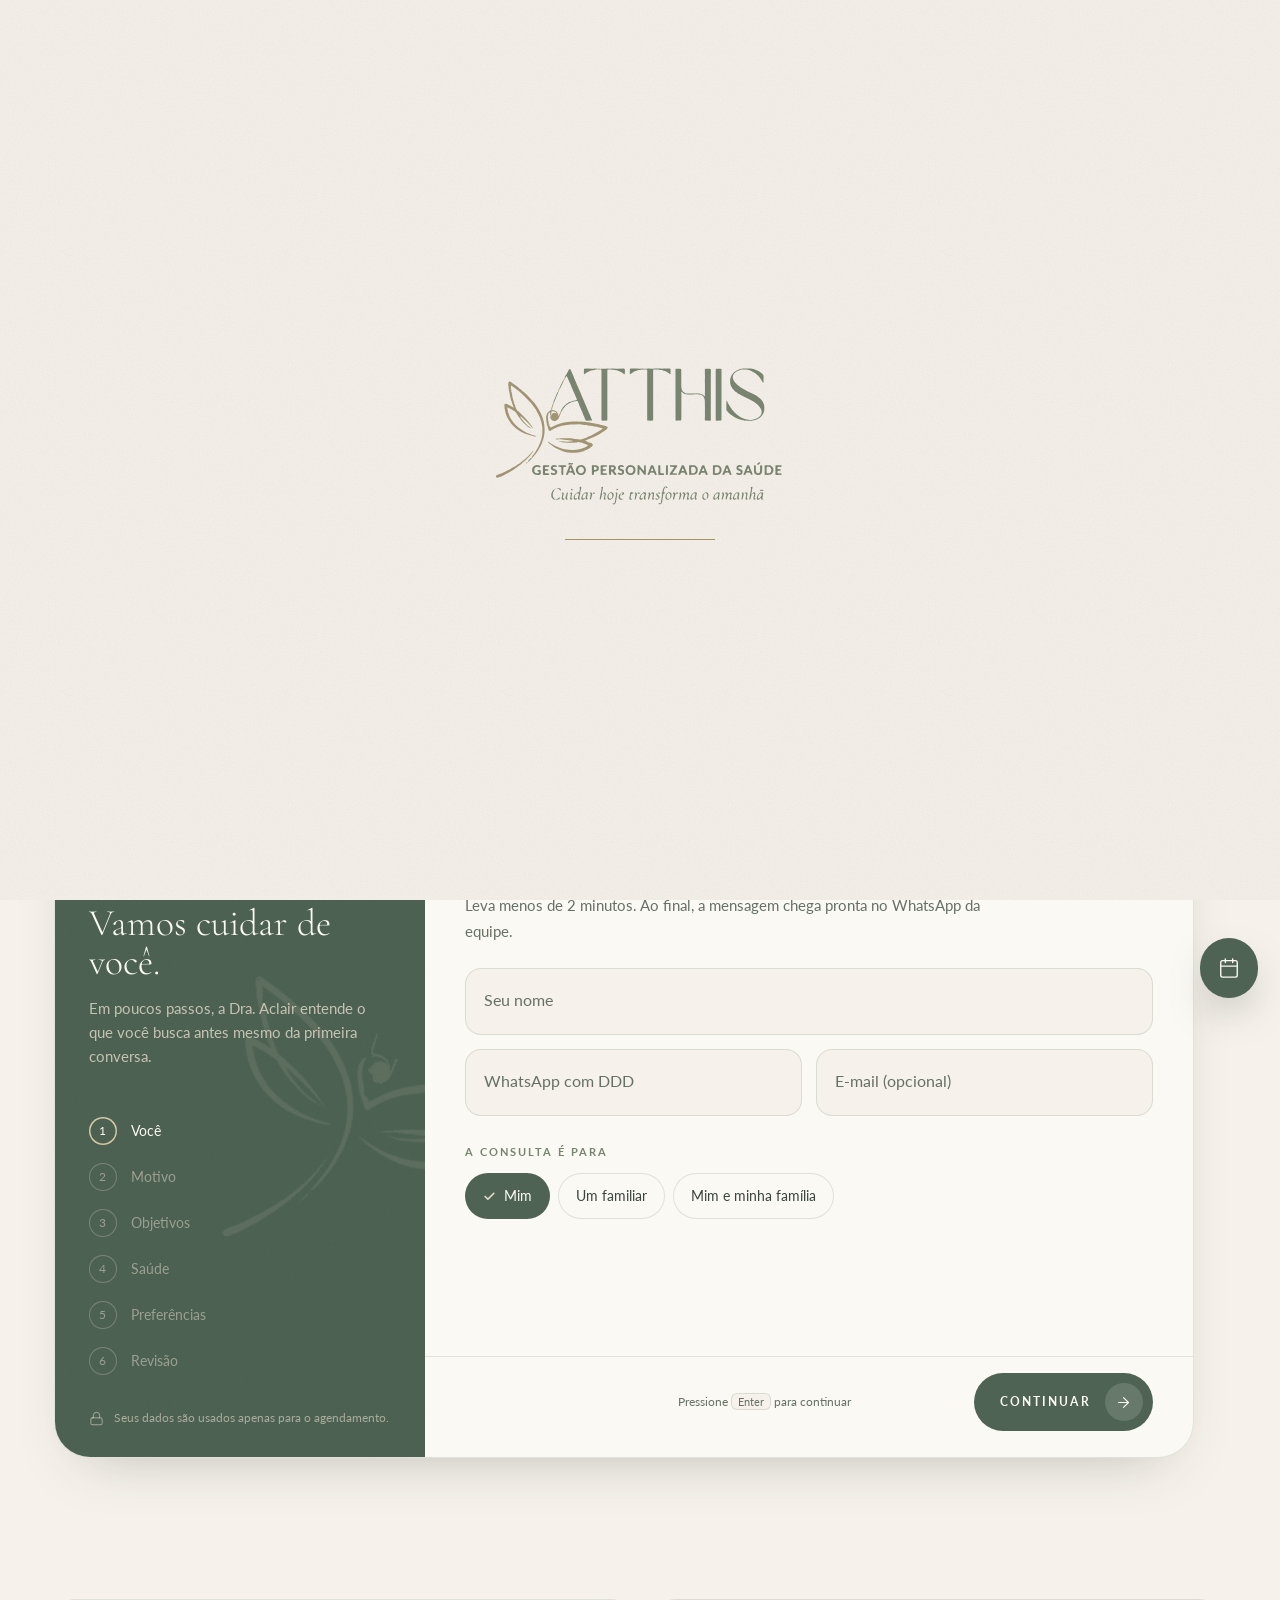
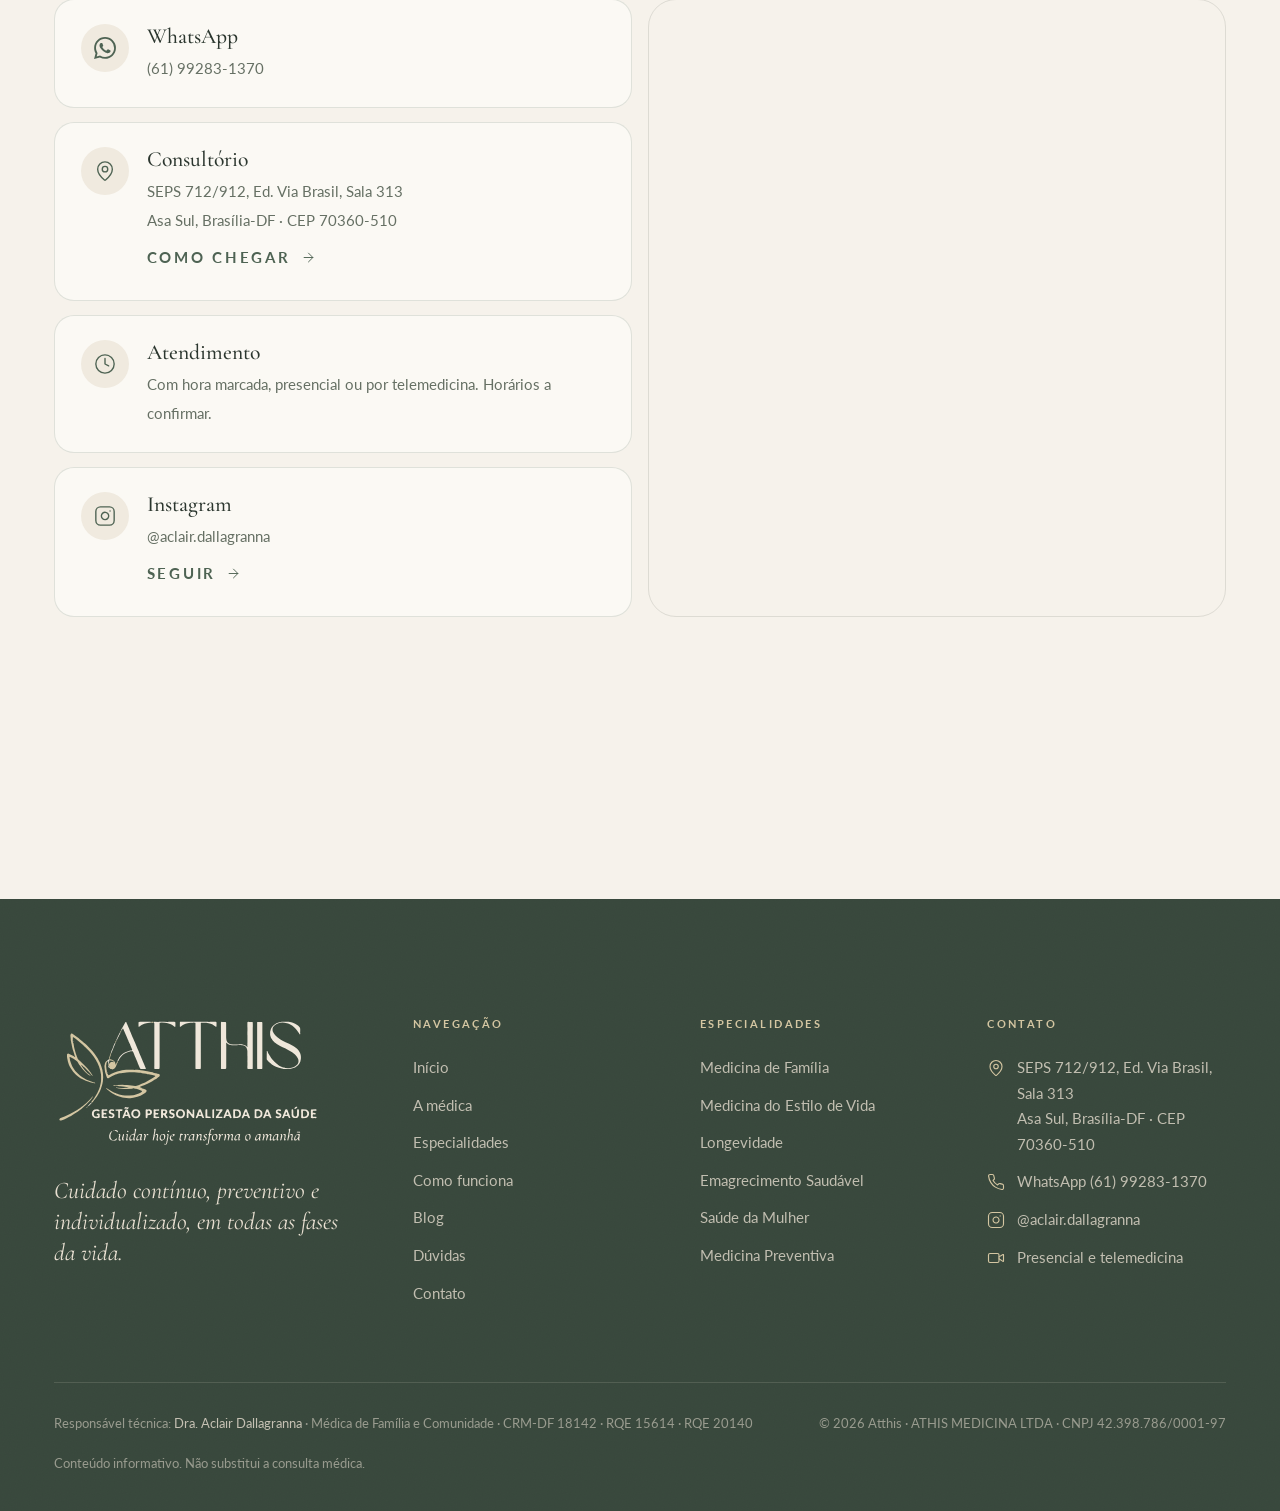
<file: site/contato.html>
<!doctype html>
<html lang="pt-BR">
<head>
<meta charset="utf-8">
<meta name="viewport" content="width=device-width, initial-scale=1, viewport-fit=cover">
<title>Contato e agendamento | Atthis · Dra. Aclair Dallagranna</title>
<meta name="description" content="Faça o pré-agendamento da sua consulta com a Dra. Aclair Dallagranna. Consultório na Asa Sul, Brasília-DF, e telemedicina.">
<meta name="robots" content="noindex, nofollow"><!-- layout em validação: remover esta linha quando o site for ao ar -->
<meta name="theme-color" content="#4e6353">
<meta property="og:type" content="website">
<meta property="og:title" content="Contato e agendamento | Atthis · Dra. Aclair Dallagranna">
<meta property="og:description" content="Faça o pré-agendamento da sua consulta com a Dra. Aclair Dallagranna. Consultório na Asa Sul, Brasília-DF, e telemedicina.">
<meta property="og:image" content="assets/img/dra/dra-retrato.jpg">
<meta property="og:locale" content="pt_BR">
<link rel="icon" type="image/png" href="assets/img/favicon.png">
<link rel="preconnect" href="https://fonts.googleapis.com">
<link rel="preconnect" href="https://fonts.gstatic.com" crossorigin>
<link rel="preconnect" href="https://images.unsplash.com">
<link href="https://fonts.googleapis.com/css2?family=Cormorant+Garamond:ital,wght@0,300;0,400;0,500;1,300;1,400;1,500&family=Lato:wght@300;400;700&display=swap" rel="stylesheet">
<link rel="stylesheet" href="assets/css/style.css?v=20261128">
<script>(function(h){h.classList.add('js-loading');try{if(sessionStorage.getItem('atthis-v'))h.classList.add('is-return')}catch(e){}setTimeout(function(){h.classList.remove('js-loading')},6000)})(document.documentElement);</script>

</head>
<body>
<div class="loader" aria-hidden="true">
  <div class="loader__layer loader__layer--sage"></div>
  <div class="loader__layer loader__layer--main texture">
    <div class="loader__inner">
      <img class="loader__logo" src="assets/img/logo-atthis-completo.svg" alt="" width="562" height="280" fetchpriority="high">
      <span class="loader__bar"><i></i></span>
    </div>
  </div>
</div>

<header class="site-header">
  <div class="container site-header__inner">
    <a class="brand" href="index.html" aria-label="Atthis, página inicial"><img src="assets/img/logo-atthis-completo.svg" alt="Atthis: Gestão personalizada da saúde. Cuidar hoje transforma o amanhã." width="562" height="280"></a>
    <nav class="nav" aria-label="Principal"><a class="nav__link" href="index.html">Início</a><a class="nav__link" href="sobre.html">A médica</a><div class="nav__item"><a class="nav__link" href="especialidades.html">Especialidades<svg class="icon" viewBox="0 0 24 24" aria-hidden="true"><path d="m6 9 6 6 6-6"/></svg></a><div class="mega"><a href="especialidades/medicina-de-familia.html"><span class="mega__ic"><svg class="icon" viewBox="0 0 24 24" aria-hidden="true"><path d="M8.62 13.8A2.25 2.25 0 1 1 12 10.836a2.25 2.25 0 1 1 3.38 2.966l-2.626 2.856a.998.998 0 0 1-1.507 0z"/><path d="M3 10a2 2 0 0 1 .709-1.528l7-5.999a2 2 0 0 1 2.582 0l7 5.999A2 2 0 0 1 21 10v9a2 2 0 0 1-2 2H5a2 2 0 0 1-2-2z"/></svg></span><span class="mega__txt"><strong>Medicina de Família</strong><span>Um médico de referência que acompanha você, e a sua família, ao longo do tempo.</span></span></a><a href="especialidades/medicina-do-estilo-de-vida.html"><span class="mega__ic"><svg class="icon" viewBox="0 0 24 24" aria-hidden="true"><path d="M11 20A7 7 0 0 1 9.8 6.1C15.5 5 17 4.48 19 2c1 2 2 4.18 2 8 0 5.5-4.78 10-10 10Z"/><path d="M2 21c0-3 1.85-5.36 5.08-6C9.5 14.52 12 13 13 12"/></svg></span><span class="mega__txt"><strong>Medicina do Estilo de Vida</strong><span>Hábitos como base do cuidado para prevenir e controlar doenças crônicas.</span></span></a><a href="especialidades/longevidade.html"><span class="mega__ic"><svg class="icon" viewBox="0 0 24 24" aria-hidden="true"><circle cx="12" cy="12" r="4"/><path d="M12 2v2"/><path d="M12 20v2"/><path d="m4.93 4.93 1.41 1.41"/><path d="m17.66 17.66 1.41 1.41"/><path d="M2 12h2"/><path d="M20 12h2"/><path d="m6.34 17.66-1.41 1.41"/><path d="m19.07 4.93-1.41 1.41"/></svg></span><span class="mega__txt"><strong>Longevidade</strong><span>Qualidade de vida ao longo dos anos, com autonomia, disposição e independência.</span></span></a><a href="especialidades/emagrecimento-saudavel.html"><span class="mega__ic"><svg class="icon" viewBox="0 0 24 24" aria-hidden="true"><path d="m16 16 3-8 3 8c-.87.65-1.92 1-3 1s-2.13-.35-3-1Z"/><path d="m2 16 3-8 3 8c-.87.65-1.92 1-3 1s-2.13-.35-3-1Z"/><path d="M7 21h10"/><path d="M12 3v18"/><path d="M3 7h2c2 0 5-1 7-2 2 1 5 2 7 2h2"/></svg></span><span class="mega__txt"><strong>Emagrecimento Saudável</strong><span>Acompanhamento médico individualizado e ético, com foco em saúde metabólica.</span></span></a><a href="especialidades/saude-da-mulher.html"><span class="mega__ic"><svg class="icon" viewBox="0 0 24 24" aria-hidden="true"><circle cx="12" cy="12" r="3"/><path d="M12 16.5A4.5 4.5 0 1 1 7.5 12 4.5 4.5 0 1 1 12 7.5a4.5 4.5 0 1 1 4.5 4.5 4.5 4.5 0 1 1-4.5 4.5"/><path d="M12 7.5V9"/><path d="M7.5 12H9"/><path d="M16.5 12H15"/><path d="M12 16.5V15"/><path d="m8 8 1.88 1.88"/><path d="M14.12 9.88 16 8"/><path d="m8 16 1.88-1.88"/><path d="M14.12 14.12 16 16"/></svg></span><span class="mega__txt"><strong>Saúde da Mulher</strong><span>Cuidado individualizado em todas as fases, da contracepção à menopausa.</span></span></a><a href="especialidades/medicina-preventiva.html"><span class="mega__ic"><svg class="icon" viewBox="0 0 24 24" aria-hidden="true"><path d="M20 13c0 5-3.5 7.5-7.66 8.95a1 1 0 0 1-.67-.01C7.5 20.5 4 18 4 13V6a1 1 0 0 1 1-1c2 0 4.5-1.2 6.24-2.72a1.17 1.17 0 0 1 1.52 0C14.51 3.81 17 5 19 5a1 1 0 0 1 1 1z"/><path d="m9 12 2 2 4-4"/></svg></span><span class="mega__txt"><strong>Medicina Preventiva</strong><span>Exames, rastreamentos e hábitos definidos para o seu momento de vida.</span></span></a><a class="mega__all link-arrow" href="especialidades.html">Ver todas as especialidades <svg class="icon" viewBox="0 0 24 24" aria-hidden="true"><path d="M5 12h14"/><path d="m12 5 7 7-7 7"/></svg></a></div></div><a class="nav__link" href="como-funciona.html">Como funciona</a><a class="nav__link" href="blog.html">Blog</a><a class="nav__link" href="faq.html">Dúvidas</a><a class="nav__link" href="contato.html" aria-current="page">Contato</a></nav>
    <div class="header-cta">
      <button type="button" class="btn" data-agendar><span>Agendar<span class="txt-long"> consulta</span></span><span class="btn__icon"><svg class="icon" viewBox="0 0 24 24" aria-hidden="true"><path d="M8 2v4"/><path d="M16 2v4"/><rect width="18" height="18" x="3" y="4" rx="2"/><path d="M3 10h18"/></svg></span></button>
      <button class="nav-toggle" aria-label="Abrir menu" aria-expanded="false"><span></span><span></span></button>
    </div>
  </div>
</header>
<div class="mobile-menu" aria-label="Menu">
  <nav><a href="index.html" style="--i:0"><em>Início</em></a><a href="sobre.html" style="--i:1">A médica</a><a href="especialidades.html" style="--i:2">Especialidades</a><a href="como-funciona.html" style="--i:3">Como funciona</a><a href="blog.html" style="--i:4">Blog</a><a href="faq.html" style="--i:5">Dúvidas</a><a href="contato.html" style="--i:6">Contato</a></nav>
  <div class="mobile-menu__foot">
    <button type="button" class="btn" data-agendar><span>Agendar consulta</span><span class="btn__icon"><svg class="icon" viewBox="0 0 24 24" aria-hidden="true"><path d="M8 2v4"/><path d="M16 2v4"/><rect width="18" height="18" x="3" y="4" rx="2"/><path d="M3 10h18"/></svg></span></button>
    <span class="muted small">SEPS 712/912, Ed. Via Brasil, Sala 313 · Asa Sul, Brasília-DF · CEP 70360-510</span>
    <span class="muted small">WhatsApp (61) 99283-1370 · @aclair.dallagranna</span>
  </div>
</div>
<main id="conteudo">

<section class="page-hero">
  <div class="container">
    <nav class="crumbs fade-up"><a href="index.html">Início</a><span>/</span>Contato</nav>
    <p class="eyebrow fade-up">Agendamento e contato</p>
    <h1 class="display"><span class="line-reveal"><span>Vamos</span></span><span class="line-reveal"><span style="--d:1"><em>conversar?</em></span></span></h1>
    <p class="lead fade-up" style="--d:2">Faça o pré-agendamento abaixo: em poucos passos você conta o que procura, e a mensagem chega pronta no WhatsApp da equipe, que retorna para confirmar dia, horário e formato.</p>
  </div>
</section>
<section class="section" style="padding-top:10px">
  <div class="container">
    <div data-reveal>
<div class="booking booking--inline" id="pre-agendamento" aria-labelledby="p-title">
  <div class="booking__backdrop" data-close></div>
  <div class="booking__panel">
    <aside class="booking__aside texture">
      <img class="booking__logo" src="assets/img/logo-atthis-completo-claro.svg" alt="Atthis">
      <img class="booking__fly" src="assets/img/libelula-claro.png" alt="">
      <div class="booking__intro">
        <p class="eyebrow">Pré-agendamento</p>
        <h2 class="booking__title" id="p-title" data-aside-title>Vamos cuidar de você.</h2>
        <p data-aside-text>Em poucos passos, a Dra. Aclair entende o que você busca antes mesmo da primeira conversa.</p>
      </div>
      <ol class="booking__steps"><li data-goto="0"><i></i><span>Você</span></li><li data-goto="1"><i></i><span>Motivo</span></li><li data-goto="2"><i></i><span>Objetivos</span></li><li data-goto="3"><i></i><span>Saúde</span></li><li data-goto="4"><i></i><span>Preferências</span></li><li data-goto="5"><i></i><span>Revisão</span></li></ol>
      <p class="booking__lgpd"><svg class="icon" viewBox="0 0 24 24" aria-hidden="true"><rect width="18" height="11" x="3" y="11" rx="2" ry="2"/><path d="M7 11V7a5 5 0 0 1 10 0v4"/></svg><span>Seus dados são usados apenas para o agendamento.</span></p>
    </aside>
    <div class="booking__main">
      <header class="booking__top">
        <span class="booking__count"><b data-step-num>01</b> / 06</span>
        <div class="booking__bar"><i data-bar></i></div>
        <button type="button" class="booking__close" data-close aria-label="Fechar"><svg class="icon" viewBox="0 0 24 24" aria-hidden="true"><path d="M18 6 6 18"/><path d="m6 6 12 12"/></svg></button>
      </header>
      <form class="booking__form" novalidate>
        <section class="bstep is-active" data-step="0">
          <p class="bstep__kicker">Etapa 1 · Apresentação</p>
          <h3 class="bstep__q">Para começar, <em>como podemos te chamar?</em></h3>
          <p class="bstep__hint">Leva menos de 2 minutos. Ao final, a mensagem chega pronta no WhatsApp da equipe.</p>
          <div class="bfield"><input id="p-nome" name="nome" placeholder=" " autocomplete="name" required><label for="p-nome">Seu nome</label></div>
          <div class="bgrid2">
            <div class="bfield"><input id="p-tel" name="telefone" type="tel" inputmode="tel" placeholder=" " autocomplete="tel" required><label for="p-tel">WhatsApp com DDD</label></div>
            <div class="bfield"><input id="p-email" name="email" type="email" placeholder=" " autocomplete="email"><label for="p-email">E-mail (opcional)</label></div>
          </div>
          <p class="blabel">A consulta é para</p>
          <div class="bchips"><label class="bopt"><input type="radio" name="para" value="Mim" checked><span>Mim</span></label><label class="bopt"><input type="radio" name="para" value="Um familiar"><span>Um familiar</span></label><label class="bopt"><input type="radio" name="para" value="Mim e minha família"><span>Mim e minha família</span></label></div>
          <div class="bfield bcond" data-cond="para" data-cond-not="Mim"><input id="p-fam" name="familiar" placeholder=" "><label for="p-fam">Nome e idade do familiar (opcional)</label></div>
          <p class="berror" aria-live="polite"></p>
        </section>

        <section class="bstep" data-step="1">
          <p class="bstep__kicker">Etapa 2 · Motivo</p>
          <h3 class="bstep__q"><span data-first></span>o que te traz <em>até a Atthis?</em></h3>
          <p class="bstep__hint">Escolha uma ou mais áreas. Se não tiver certeza, marque “Ainda não sei”.</p>
          <div class="bcards"><label class="bcard"><input type="checkbox" name="area" value="Medicina de Família"><span class="bcard__tick"><svg class="icon" viewBox="0 0 24 24" aria-hidden="true"><path d="M20 6 9 17l-5-5"/></svg></span><span class="bcard__in"><span class="bcard__ic"><svg class="icon" viewBox="0 0 24 24" aria-hidden="true"><path d="M8.62 13.8A2.25 2.25 0 1 1 12 10.836a2.25 2.25 0 1 1 3.38 2.966l-2.626 2.856a.998.998 0 0 1-1.507 0z"/><path d="M3 10a2 2 0 0 1 .709-1.528l7-5.999a2 2 0 0 1 2.582 0l7 5.999A2 2 0 0 1 21 10v9a2 2 0 0 1-2 2H5a2 2 0 0 1-2-2z"/></svg></span><span><strong>Medicina de Família</strong><small>Um médico de referência que acompanha você, e a sua família, ao longo do tempo.</small></span></span></label><label class="bcard"><input type="checkbox" name="area" value="Medicina do Estilo de Vida"><span class="bcard__tick"><svg class="icon" viewBox="0 0 24 24" aria-hidden="true"><path d="M20 6 9 17l-5-5"/></svg></span><span class="bcard__in"><span class="bcard__ic"><svg class="icon" viewBox="0 0 24 24" aria-hidden="true"><path d="M11 20A7 7 0 0 1 9.8 6.1C15.5 5 17 4.48 19 2c1 2 2 4.18 2 8 0 5.5-4.78 10-10 10Z"/><path d="M2 21c0-3 1.85-5.36 5.08-6C9.5 14.52 12 13 13 12"/></svg></span><span><strong>Medicina do Estilo de Vida</strong><small>Hábitos como base do cuidado para prevenir e controlar doenças crônicas.</small></span></span></label><label class="bcard"><input type="checkbox" name="area" value="Longevidade"><span class="bcard__tick"><svg class="icon" viewBox="0 0 24 24" aria-hidden="true"><path d="M20 6 9 17l-5-5"/></svg></span><span class="bcard__in"><span class="bcard__ic"><svg class="icon" viewBox="0 0 24 24" aria-hidden="true"><circle cx="12" cy="12" r="4"/><path d="M12 2v2"/><path d="M12 20v2"/><path d="m4.93 4.93 1.41 1.41"/><path d="m17.66 17.66 1.41 1.41"/><path d="M2 12h2"/><path d="M20 12h2"/><path d="m6.34 17.66-1.41 1.41"/><path d="m19.07 4.93-1.41 1.41"/></svg></span><span><strong>Longevidade</strong><small>Qualidade de vida ao longo dos anos, com autonomia, disposição e independência.</small></span></span></label><label class="bcard"><input type="checkbox" name="area" value="Emagrecimento Saudável"><span class="bcard__tick"><svg class="icon" viewBox="0 0 24 24" aria-hidden="true"><path d="M20 6 9 17l-5-5"/></svg></span><span class="bcard__in"><span class="bcard__ic"><svg class="icon" viewBox="0 0 24 24" aria-hidden="true"><path d="m16 16 3-8 3 8c-.87.65-1.92 1-3 1s-2.13-.35-3-1Z"/><path d="m2 16 3-8 3 8c-.87.65-1.92 1-3 1s-2.13-.35-3-1Z"/><path d="M7 21h10"/><path d="M12 3v18"/><path d="M3 7h2c2 0 5-1 7-2 2 1 5 2 7 2h2"/></svg></span><span><strong>Emagrecimento Saudável</strong><small>Acompanhamento médico individualizado e ético, com foco em saúde metabólica.</small></span></span></label><label class="bcard"><input type="checkbox" name="area" value="Saúde da Mulher"><span class="bcard__tick"><svg class="icon" viewBox="0 0 24 24" aria-hidden="true"><path d="M20 6 9 17l-5-5"/></svg></span><span class="bcard__in"><span class="bcard__ic"><svg class="icon" viewBox="0 0 24 24" aria-hidden="true"><circle cx="12" cy="12" r="3"/><path d="M12 16.5A4.5 4.5 0 1 1 7.5 12 4.5 4.5 0 1 1 12 7.5a4.5 4.5 0 1 1 4.5 4.5 4.5 4.5 0 1 1-4.5 4.5"/><path d="M12 7.5V9"/><path d="M7.5 12H9"/><path d="M16.5 12H15"/><path d="M12 16.5V15"/><path d="m8 8 1.88 1.88"/><path d="M14.12 9.88 16 8"/><path d="m8 16 1.88-1.88"/><path d="M14.12 14.12 16 16"/></svg></span><span><strong>Saúde da Mulher</strong><small>Cuidado individualizado em todas as fases, da contracepção à menopausa.</small></span></span></label><label class="bcard"><input type="checkbox" name="area" value="Medicina Preventiva"><span class="bcard__tick"><svg class="icon" viewBox="0 0 24 24" aria-hidden="true"><path d="M20 6 9 17l-5-5"/></svg></span><span class="bcard__in"><span class="bcard__ic"><svg class="icon" viewBox="0 0 24 24" aria-hidden="true"><path d="M20 13c0 5-3.5 7.5-7.66 8.95a1 1 0 0 1-.67-.01C7.5 20.5 4 18 4 13V6a1 1 0 0 1 1-1c2 0 4.5-1.2 6.24-2.72a1.17 1.17 0 0 1 1.52 0C14.51 3.81 17 5 19 5a1 1 0 0 1 1 1z"/><path d="m9 12 2 2 4-4"/></svg></span><span><strong>Medicina Preventiva</strong><small>Exames, rastreamentos e hábitos definidos para o seu momento de vida.</small></span></span></label><label class="bcard"><input type="checkbox" name="area" value="Programa Vida Atthis"><span class="bcard__tick"><svg class="icon" viewBox="0 0 24 24" aria-hidden="true"><path d="M20 6 9 17l-5-5"/></svg></span><span class="bcard__in"><span class="bcard__ic"><svg class="icon" viewBox="0 0 24 24" aria-hidden="true"><path d="M9.937 15.5A2 2 0 0 0 8.5 14.063l-6.135-1.582a.5.5 0 0 1 0-.962L8.5 9.936A2 2 0 0 0 9.937 8.5l1.582-6.135a.5.5 0 0 1 .963 0L14.063 8.5A2 2 0 0 0 15.5 9.937l6.135 1.581a.5.5 0 0 1 0 .964L15.5 14.063a2 2 0 0 0-1.437 1.437l-1.582 6.135a.5.5 0 0 1-.963 0z"/></svg></span><span><strong>Programa Vida Atthis</strong><small>Acompanhamento de 6 meses para saúde integral.</small></span></span></label><label class="bcard"><input type="checkbox" name="area" value="Ainda não sei"><span class="bcard__tick"><svg class="icon" viewBox="0 0 24 24" aria-hidden="true"><path d="M20 6 9 17l-5-5"/></svg></span><span class="bcard__in"><span class="bcard__ic"><svg class="icon" viewBox="0 0 24 24" aria-hidden="true"><circle cx="12" cy="12" r="10"/><path d="M9.09 9a3 3 0 0 1 5.83 1c0 2-3 3-3 3"/><path d="M12 17h.01"/></svg></span><span><strong>Ainda não sei</strong><small>Quero uma avaliação geral para entender por onde começar.</small></span></span></label></div>
          <p class="berror" aria-live="polite"></p>
        </section>

        <section class="bstep" data-step="2">
          <p class="bstep__kicker">Etapa 3 · Objetivos</p>
          <h3 class="bstep__q">Quais são os seus <em>principais objetivos?</em></h3>
          <p class="bstep__hint">Marque quantos quiser. Eles ajudam a Dra. a preparar a sua primeira consulta.</p>
          <div class="bchips"><label class="bopt"><input type="checkbox" name="objetivo" value="Prevenir doenças"><span>Prevenir doenças</span></label><label class="bopt"><input type="checkbox" name="objetivo" value="Ter mais energia"><span>Ter mais energia</span></label><label class="bopt"><input type="checkbox" name="objetivo" value="Dormir melhor"><span>Dormir melhor</span></label><label class="bopt"><input type="checkbox" name="objetivo" value="Cuidar do peso"><span>Cuidar do peso</span></label><label class="bopt"><input type="checkbox" name="objetivo" value="Melhorar a alimentação"><span>Melhorar a alimentação</span></label><label class="bopt"><input type="checkbox" name="objetivo" value="Começar a me exercitar"><span>Começar a me exercitar</span></label><label class="bopt"><input type="checkbox" name="objetivo" value="Controlar pressão, glicemia ou colesterol"><span>Controlar pressão, glicemia ou colesterol</span></label><label class="bopt"><input type="checkbox" name="objetivo" value="Passar bem pela menopausa"><span>Passar bem pela menopausa</span></label><label class="bopt"><input type="checkbox" name="objetivo" value="Envelhecer com autonomia"><span>Envelhecer com autonomia</span></label><label class="bopt"><input type="checkbox" name="objetivo" value="Fazer um check-up"><span>Fazer um check-up</span></label><label class="bopt"><input type="checkbox" name="objetivo" value="Reduzir o estresse"><span>Reduzir o estresse</span></label><label class="bopt"><input type="checkbox" name="objetivo" value="Organizar exames e medicamentos"><span>Organizar exames e medicamentos</span></label></div>
          <div class="bfield" style="margin-top:18px"><input id="p-outro" name="outro" placeholder=" "><label for="p-outro">Outro objetivo (opcional)</label></div>
          <p class="berror" aria-live="polite"></p>
        </section>

        <section class="bstep" data-step="3">
          <p class="bstep__kicker">Etapa 4 · Sobre você</p>
          <h3 class="bstep__q">Um retrato <em>inicial da sua saúde.</em></h3>
          <p class="bstep__hint">Informações gerais. Os detalhes clínicos ficam para a consulta, em ambiente seguro.</p>
          <p class="blabel">Faixa etária</p>
          <div class="bchips"><label class="bopt"><input type="radio" name="idade" value="Até 29"><span>Até 29</span></label><label class="bopt"><input type="radio" name="idade" value="30 a 39"><span>30 a 39</span></label><label class="bopt"><input type="radio" name="idade" value="40 a 49"><span>40 a 49</span></label><label class="bopt"><input type="radio" name="idade" value="50 a 59"><span>50 a 59</span></label><label class="bopt"><input type="radio" name="idade" value="60 a 69"><span>60 a 69</span></label><label class="bopt"><input type="radio" name="idade" value="70 ou mais"><span>70 ou mais</span></label></div>
          <p class="blabel">Você faz acompanhamento médico regular hoje?</p>
          <div class="bchips"><label class="bopt"><input type="radio" name="acomp" value="Sim, regularmente"><span>Sim, regularmente</span></label><label class="bopt"><input type="radio" name="acomp" value="Às vezes"><span>Às vezes</span></label><label class="bopt"><input type="radio" name="acomp" value="Não, há algum tempo"><span>Não, há algum tempo</span></label></div>
          <p class="blabel">Alguma condição já diagnosticada? <span class="opt">(opcional)</span></p>
          <div class="bchips" data-exclusive="Nenhuma|Prefiro falar na consulta"><label class="bopt"><input type="checkbox" name="condicao" value="Hipertensão"><span>Hipertensão</span></label><label class="bopt"><input type="checkbox" name="condicao" value="Diabetes ou pré-diabetes"><span>Diabetes ou pré-diabetes</span></label><label class="bopt"><input type="checkbox" name="condicao" value="Colesterol alterado"><span>Colesterol alterado</span></label><label class="bopt"><input type="checkbox" name="condicao" value="Tireoide"><span>Tireoide</span></label><label class="bopt"><input type="checkbox" name="condicao" value="Ansiedade ou depressão"><span>Ansiedade ou depressão</span></label><label class="bopt"><input type="checkbox" name="condicao" value="Nenhuma"><span>Nenhuma</span></label><label class="bopt"><input type="checkbox" name="condicao" value="Prefiro falar na consulta"><span>Prefiro falar na consulta</span></label></div>
          <p class="berror" aria-live="polite"></p>
        </section>

        <section class="bstep" data-step="4">
          <p class="bstep__kicker">Etapa 5 · Preferências</p>
          <h3 class="bstep__q">Como você prefere <em>o seu atendimento?</em></h3>
          <div class="bcards bcards--3" style="margin-top:22px"><label class="bcard"><input type="radio" name="formato" value="Presencial (Asa Sul, Brasília)"><span class="bcard__tick"><svg class="icon" viewBox="0 0 24 24" aria-hidden="true"><path d="M20 6 9 17l-5-5"/></svg></span><span class="bcard__in"><span class="bcard__ic"><svg class="icon" viewBox="0 0 24 24" aria-hidden="true"><path d="M20 10c0 4.993-5.539 10.193-7.399 11.799a1 1 0 0 1-1.202 0C9.539 20.193 4 14.993 4 10a8 8 0 0 1 16 0"/><circle cx="12" cy="10" r="3"/></svg></span><span><strong>Presencial</strong><small>Consultório na Asa Sul, Brasília.</small></span></span></label><label class="bcard"><input type="radio" name="formato" value="Telemedicina"><span class="bcard__tick"><svg class="icon" viewBox="0 0 24 24" aria-hidden="true"><path d="M20 6 9 17l-5-5"/></svg></span><span class="bcard__in"><span class="bcard__ic"><svg class="icon" viewBox="0 0 24 24" aria-hidden="true"><path d="m16 13 5.223 3.482a.5.5 0 0 0 .777-.416V7.87a.5.5 0 0 0-.752-.432L16 10.5"/><rect x="2" y="6" width="14" height="12" rx="2"/></svg></span><span><strong>Telemedicina</strong><small>De onde você estiver, por vídeo.</small></span></span></label><label class="bcard"><input type="radio" name="formato" value="Sem preferência"><span class="bcard__tick"><svg class="icon" viewBox="0 0 24 24" aria-hidden="true"><path d="M20 6 9 17l-5-5"/></svg></span><span class="bcard__in"><span class="bcard__ic"><svg class="icon" viewBox="0 0 24 24" aria-hidden="true"><path d="m16.24 7.76-1.804 5.411a2 2 0 0 1-1.265 1.265L7.76 16.24l1.804-5.411a2 2 0 0 1 1.265-1.265z"/><circle cx="12" cy="12" r="10"/></svg></span><span><strong>Tanto faz</strong><small>Combinamos o melhor formato.</small></span></span></label></div>
          <p class="blabel">Melhor período para a equipe falar com você</p>
          <div class="bchips"><label class="bopt"><input type="radio" name="periodo" value="Manhã"><span>Manhã</span></label><label class="bopt"><input type="radio" name="periodo" value="Tarde"><span>Tarde</span></label><label class="bopt"><input type="radio" name="periodo" value="Qualquer horário" checked><span>Qualquer horário</span></label></div>
          <p class="blabel">Como conheceu a Atthis? <span class="opt">(opcional)</span></p>
          <div class="bchips"><label class="bopt"><input type="radio" name="origem" value="Instagram"><span>Instagram</span></label><label class="bopt"><input type="radio" name="origem" value="Google"><span>Google</span></label><label class="bopt"><input type="radio" name="origem" value="Indicação"><span>Indicação</span></label><label class="bopt"><input type="radio" name="origem" value="Já sou paciente"><span>Já sou paciente</span></label><label class="bopt"><input type="radio" name="origem" value="Outro"><span>Outro</span></label></div>
          <div class="bfield" style="margin-top:22px"><textarea id="p-msg" name="mensagem" placeholder=" " rows="3"></textarea><label for="p-msg">Algo que a Dra. Aclair deva saber antes do contato? (opcional)</label></div>
          <p class="berror" aria-live="polite"></p>
        </section>

        <section class="bstep" data-step="5">
          <p class="bstep__kicker">Etapa 6 · Revisão</p>
          <h3 class="bstep__q">Tudo pronto, <em data-first-name>obrigada!</em></h3>
          <p class="bstep__hint">Confira as informações. Ao enviar, o WhatsApp abre com esta mensagem pronta para a equipe.</p>
          <div class="breview">
            <dl class="bsummary" data-summary></dl>
            <div class="bwa">
              <div class="bwa__head"><img src="assets/img/dra/dra-avatar.jpg" alt=""><div><strong>Atthis · Dra. Aclair</strong><small>Prévia da mensagem</small></div></div>
              <div class="bwa__bubble" data-preview></div>
            </div>
          </div>
          <label class="bconsent"><input type="checkbox" name="consentimento"><span>Autorizo o envio destas informações pelo WhatsApp para fins de agendamento, conforme a LGPD.</span></label>
          <p class="bnote"><svg class="icon" viewBox="0 0 24 24" aria-hidden="true"><circle cx="12" cy="12" r="10"/><path d="M12 16v-4"/><path d="M12 8h.01"/></svg><span>Em caso de urgência ou emergência, procure um pronto-atendimento ou ligue 192.</span></p>
          <p class="berror" aria-live="polite"></p>
        </section>

        <section class="bstep bdone" data-step="done">
          <svg viewBox="0 0 120 120" aria-hidden="true"><circle cx="60" cy="60" r="54" fill="none" stroke="#a59267" stroke-width="1.5"/><path d="M38 61l15 15 30-32" fill="none" stroke="#4e6353" stroke-width="3" stroke-linecap="round" stroke-linejoin="round"/></svg>
          <h3 class="bstep__q">Mensagem <em>pronta!</em></h3>
          <p class="bstep__hint">Abrimos o WhatsApp com o seu pré-agendamento. É só tocar em <strong>enviar</strong>. A equipe da Atthis retorna para confirmar o dia, o horário e o formato.</p>
          <div class="btn-row" style="justify-content:center">
            <a class="btn" data-wa-link href="https://wa.me/5561992831370?text=Ol%C3%A1%21%20Gostaria%20de%20agendar%20uma%20consulta%20com%20a%20Dra.%20Aclair%20Dallagranna." target="_blank" rel="noopener"><span>Abrir o WhatsApp</span><span class="btn__icon"><svg class="wa-ic" viewBox="0 0 24 24" aria-hidden="true"><path fill="currentColor" d="M17.47 14.38c-.3-.15-1.76-.87-2.03-.97-.27-.1-.47-.15-.67.15-.2.3-.77.97-.94 1.16-.17.2-.35.22-.64.08-.3-.15-1.26-.47-2.39-1.48-.88-.79-1.48-1.76-1.65-2.06-.17-.3-.02-.46.13-.6.13-.14.3-.35.45-.52.15-.17.2-.3.3-.5.1-.2.05-.37-.03-.52-.07-.15-.67-1.61-.92-2.2-.24-.58-.49-.5-.67-.51h-.57c-.2 0-.52.07-.79.37-.27.3-1.04 1.02-1.04 2.48s1.07 2.88 1.21 3.07c.15.2 2.1 3.2 5.08 4.49.71.31 1.26.49 1.7.63.71.22 1.36.19 1.87.12.57-.09 1.76-.72 2-1.41.25-.7.25-1.29.17-1.41-.07-.13-.27-.2-.57-.35m-5.42 7.4h-.01a9.87 9.87 0 0 1-5.03-1.38l-.36-.21-3.74.98 1-3.65-.24-.37a9.86 9.86 0 0 1-1.5-5.26c0-5.45 4.43-9.88 9.89-9.88 2.64 0 5.12 1.03 6.99 2.9a9.82 9.82 0 0 1 2.89 6.99c0 5.45-4.44 9.88-9.89 9.88m8.41-18.3A11.82 11.82 0 0 0 12.05 0C5.5 0 .16 5.34.16 11.89c0 2.1.55 4.14 1.59 5.95L.06 24l6.3-1.65a11.88 11.88 0 0 0 5.68 1.45h.01c6.55 0 11.89-5.34 11.89-11.89a11.82 11.82 0 0 0-3.48-8.41Z"/></svg></span></a>
            
          </div>
        </section>
      </form>
      <footer class="booking__nav">
        <button type="button" class="booking__back" data-prev><svg class="icon" viewBox="0 0 24 24" aria-hidden="true"><path d="M5 12h14"/><path d="m12 5 7 7-7 7"/></svg>Voltar</button>
        <span class="booking__key">Pressione <kbd>Enter</kbd> para continuar</span>
        <button type="button" class="btn" data-next><span data-next-label>Continuar</span><span class="btn__icon" data-next-icon><svg class="icon" viewBox="0 0 24 24" aria-hidden="true"><path d="M5 12h14"/><path d="m12 5 7 7-7 7"/></svg></span></button>
      </footer>
    </div>
  </div>
</div></div>
  </div>
</section>
<section class="section" style="padding-top:0">
  <div class="container contact-info">
    <div class="contact-cards" data-stagger>
      <div class="contact-card"><span class="ic"><svg class="wa-ic" viewBox="0 0 24 24" aria-hidden="true"><path fill="currentColor" d="M17.47 14.38c-.3-.15-1.76-.87-2.03-.97-.27-.1-.47-.15-.67.15-.2.3-.77.97-.94 1.16-.17.2-.35.22-.64.08-.3-.15-1.26-.47-2.39-1.48-.88-.79-1.48-1.76-1.65-2.06-.17-.3-.02-.46.13-.6.13-.14.3-.35.45-.52.15-.17.2-.3.3-.5.1-.2.05-.37-.03-.52-.07-.15-.67-1.61-.92-2.2-.24-.58-.49-.5-.67-.51h-.57c-.2 0-.52.07-.79.37-.27.3-1.04 1.02-1.04 2.48s1.07 2.88 1.21 3.07c.15.2 2.1 3.2 5.08 4.49.71.31 1.26.49 1.7.63.71.22 1.36.19 1.87.12.57-.09 1.76-.72 2-1.41.25-.7.25-1.29.17-1.41-.07-.13-.27-.2-.57-.35m-5.42 7.4h-.01a9.87 9.87 0 0 1-5.03-1.38l-.36-.21-3.74.98 1-3.65-.24-.37a9.86 9.86 0 0 1-1.5-5.26c0-5.45 4.43-9.88 9.89-9.88 2.64 0 5.12 1.03 6.99 2.9a9.82 9.82 0 0 1 2.89 6.99c0 5.45-4.44 9.88-9.89 9.88m8.41-18.3A11.82 11.82 0 0 0 12.05 0C5.5 0 .16 5.34.16 11.89c0 2.1.55 4.14 1.59 5.95L.06 24l6.3-1.65a11.88 11.88 0 0 0 5.68 1.45h.01c6.55 0 11.89-5.34 11.89-11.89a11.82 11.82 0 0 0-3.48-8.41Z"/></svg></span><div><strong>WhatsApp</strong><span>(61) 99283-1370</span></div></div>
      <div class="contact-card"><span class="ic"><svg class="icon" viewBox="0 0 24 24" aria-hidden="true"><path d="M20 10c0 4.993-5.539 10.193-7.399 11.799a1 1 0 0 1-1.202 0C9.539 20.193 4 14.993 4 10a8 8 0 0 1 16 0"/><circle cx="12" cy="10" r="3"/></svg></span><div><strong>Consultório</strong><span>SEPS 712/912, Ed. Via Brasil, Sala 313<br>Asa Sul, Brasília-DF · CEP 70360-510</span><br><a class="link-arrow" href="https://www.google.com/maps/dir/?api=1&destination=SEPS+712+912+Ed+Via+Brasil+Sala+313+Asa+Sul+Brasilia+DF" target="_blank" rel="noopener">Como chegar<svg class="icon" viewBox="0 0 24 24" aria-hidden="true"><path d="M5 12h14"/><path d="m12 5 7 7-7 7"/></svg></a></div></div>
      <!-- VALIDAR: horário de atendimento não informado. -->
      <div class="contact-card"><span class="ic"><svg class="icon" viewBox="0 0 24 24" aria-hidden="true"><circle cx="12" cy="12" r="10"/><path d="M12 6v6l4 2"/></svg></span><div><strong>Atendimento</strong><span>Com hora marcada, presencial ou por telemedicina. Horários a confirmar.</span></div></div>
      <div class="contact-card"><span class="ic"><svg class="icon" viewBox="0 0 24 24" aria-hidden="true"><rect width="20" height="20" x="2" y="2" rx="5" ry="5"/><path d="M16 11.37A4 4 0 1 1 12.63 8 4 4 0 0 1 16 11.37z"/><path d="M17.5 6.5h.01"/></svg></span><div><strong>Instagram</strong><span>@aclair.dallagranna</span><br><a class="link-arrow" href="https://www.instagram.com/aclair.dallagranna/" target="_blank" rel="noopener">Seguir<svg class="icon" viewBox="0 0 24 24" aria-hidden="true"><path d="M5 12h14"/><path d="m12 5 7 7-7 7"/></svg></a></div></div>
    </div>
    <div class="map" data-reveal><iframe src="https://www.google.com/maps?q=SEPS+712%2F912+Ed.+Via+Brasil+Asa+Sul+Bras%C3%ADlia+DF&output=embed" loading="lazy" referrerpolicy="no-referrer-when-downgrade" title="Mapa: SEPS 712/912, Ed. Via Brasil, Sala 313, Brasília"></iframe></div>
  </div>
</section>

</main>

<footer class="site-footer texture">
  <div class="container">
    <div class="footer-top">
      <div class="footer-brand">
        <img src="assets/img/logo-atthis-completo-claro.svg" alt="Atthis: Gestão personalizada da saúde. Cuidar hoje transforma o amanhã." width="562" height="280" loading="lazy">
        <p>Cuidado contínuo, preventivo e individualizado, em todas as fases da vida.</p>
      </div>
      <div><h4>Navegação</h4><ul><li><a href="index.html">Início</a></li><li><a href="sobre.html">A médica</a></li><li><a href="especialidades.html">Especialidades</a></li><li><a href="como-funciona.html">Como funciona</a></li><li><a href="blog.html">Blog</a></li><li><a href="faq.html">Dúvidas</a></li><li><a href="contato.html">Contato</a></li></ul></div>
      <div><h4>Especialidades</h4><ul><li><a href="especialidades/medicina-de-familia.html">Medicina de Família</a></li><li><a href="especialidades/medicina-do-estilo-de-vida.html">Medicina do Estilo de Vida</a></li><li><a href="especialidades/longevidade.html">Longevidade</a></li><li><a href="especialidades/emagrecimento-saudavel.html">Emagrecimento Saudável</a></li><li><a href="especialidades/saude-da-mulher.html">Saúde da Mulher</a></li><li><a href="especialidades/medicina-preventiva.html">Medicina Preventiva</a></li></ul></div>
      <div><h4>Contato</h4><ul class="footer-contact">
        <li><svg class="icon" viewBox="0 0 24 24" aria-hidden="true"><path d="M20 10c0 4.993-5.539 10.193-7.399 11.799a1 1 0 0 1-1.202 0C9.539 20.193 4 14.993 4 10a8 8 0 0 1 16 0"/><circle cx="12" cy="10" r="3"/></svg><a href="https://www.google.com/maps/dir/?api=1&destination=SEPS+712+912+Ed+Via+Brasil+Sala+313+Asa+Sul+Brasilia+DF" target="_blank" rel="noopener">SEPS 712/912, Ed. Via Brasil, Sala 313<br>Asa Sul, Brasília-DF · CEP 70360-510</a></li>
        <li><svg class="icon" viewBox="0 0 24 24" aria-hidden="true"><path d="M22 16.92v3a2 2 0 0 1-2.18 2 19.79 19.79 0 0 1-8.63-3.07 19.5 19.5 0 0 1-6-6 19.79 19.79 0 0 1-3.07-8.67A2 2 0 0 1 4.11 2h3a2 2 0 0 1 2 1.72 12.84 12.84 0 0 0 .7 2.81 2 2 0 0 1-.45 2.11L8.09 9.91a16 16 0 0 0 6 6l1.27-1.27a2 2 0 0 1 2.11-.45 12.84 12.84 0 0 0 2.81.7A2 2 0 0 1 22 16.92z"/></svg><button type="button" class="footer-link" data-agendar>WhatsApp (61) 99283-1370</button></li>
        <li><svg class="icon" viewBox="0 0 24 24" aria-hidden="true"><rect width="20" height="20" x="2" y="2" rx="5" ry="5"/><path d="M16 11.37A4 4 0 1 1 12.63 8 4 4 0 0 1 16 11.37z"/><path d="M17.5 6.5h.01"/></svg><a href="https://www.instagram.com/aclair.dallagranna/" target="_blank" rel="noopener">@aclair.dallagranna</a></li>
        <li><svg class="icon" viewBox="0 0 24 24" aria-hidden="true"><path d="m16 13 5.223 3.482a.5.5 0 0 0 .777-.416V7.87a.5.5 0 0 0-.752-.432L16 10.5"/><rect x="2" y="6" width="14" height="12" rx="2"/></svg><span>Presencial e telemedicina</span></li>
      </ul></div>
    </div>
    <div class="footer-bottom">
      <span>Responsável técnica: <strong>Dra. Aclair Dallagranna</strong> · Médica de Família e Comunidade · CRM-DF 18142 · RQE 15614 · RQE 20140</span>
      <span>© <span data-year>2026</span> Atthis · ATHIS MEDICINA LTDA · CNPJ 42.398.786/0001-97</span>
      <span>Conteúdo informativo. Não substitui a consulta médica.</span>
    </div>
  </div>
</footer>
<button type="button" class="wa-float" data-agendar aria-label="Agendar consulta"><svg class="icon" viewBox="0 0 24 24" aria-hidden="true"><path d="M8 2v4"/><path d="M16 2v4"/><rect width="18" height="18" x="3" y="4" rx="2"/><path d="M3 10h18"/></svg><span>Agendar consulta</span></button>

<div class="booking" id="agendamento" role="dialog" aria-modal="true" aria-hidden="true" aria-labelledby="m-title">
  <div class="booking__backdrop" data-close></div>
  <div class="booking__panel">
    <aside class="booking__aside texture">
      <img class="booking__logo" src="assets/img/logo-atthis-completo-claro.svg" alt="Atthis">
      <img class="booking__fly" src="assets/img/libelula-claro.png" alt="">
      <div class="booking__intro">
        <p class="eyebrow">Pré-agendamento</p>
        <h2 class="booking__title" id="m-title" data-aside-title>Vamos cuidar de você.</h2>
        <p data-aside-text>Em poucos passos, a Dra. Aclair entende o que você busca antes mesmo da primeira conversa.</p>
      </div>
      <ol class="booking__steps"><li data-goto="0"><i></i><span>Você</span></li><li data-goto="1"><i></i><span>Motivo</span></li><li data-goto="2"><i></i><span>Objetivos</span></li><li data-goto="3"><i></i><span>Saúde</span></li><li data-goto="4"><i></i><span>Preferências</span></li><li data-goto="5"><i></i><span>Revisão</span></li></ol>
      <p class="booking__lgpd"><svg class="icon" viewBox="0 0 24 24" aria-hidden="true"><rect width="18" height="11" x="3" y="11" rx="2" ry="2"/><path d="M7 11V7a5 5 0 0 1 10 0v4"/></svg><span>Seus dados são usados apenas para o agendamento.</span></p>
    </aside>
    <div class="booking__main">
      <header class="booking__top">
        <span class="booking__count"><b data-step-num>01</b> / 06</span>
        <div class="booking__bar"><i data-bar></i></div>
        <button type="button" class="booking__close" data-close aria-label="Fechar"><svg class="icon" viewBox="0 0 24 24" aria-hidden="true"><path d="M18 6 6 18"/><path d="m6 6 12 12"/></svg></button>
      </header>
      <form class="booking__form" novalidate>
        <section class="bstep is-active" data-step="0">
          <p class="bstep__kicker">Etapa 1 · Apresentação</p>
          <h3 class="bstep__q">Para começar, <em>como podemos te chamar?</em></h3>
          <p class="bstep__hint">Leva menos de 2 minutos. Ao final, a mensagem chega pronta no WhatsApp da equipe.</p>
          <div class="bfield"><input id="m-nome" name="nome" placeholder=" " autocomplete="name" required><label for="m-nome">Seu nome</label></div>
          <div class="bgrid2">
            <div class="bfield"><input id="m-tel" name="telefone" type="tel" inputmode="tel" placeholder=" " autocomplete="tel" required><label for="m-tel">WhatsApp com DDD</label></div>
            <div class="bfield"><input id="m-email" name="email" type="email" placeholder=" " autocomplete="email"><label for="m-email">E-mail (opcional)</label></div>
          </div>
          <p class="blabel">A consulta é para</p>
          <div class="bchips"><label class="bopt"><input type="radio" name="para" value="Mim" checked><span>Mim</span></label><label class="bopt"><input type="radio" name="para" value="Um familiar"><span>Um familiar</span></label><label class="bopt"><input type="radio" name="para" value="Mim e minha família"><span>Mim e minha família</span></label></div>
          <div class="bfield bcond" data-cond="para" data-cond-not="Mim"><input id="m-fam" name="familiar" placeholder=" "><label for="m-fam">Nome e idade do familiar (opcional)</label></div>
          <p class="berror" aria-live="polite"></p>
        </section>

        <section class="bstep" data-step="1">
          <p class="bstep__kicker">Etapa 2 · Motivo</p>
          <h3 class="bstep__q"><span data-first></span>o que te traz <em>até a Atthis?</em></h3>
          <p class="bstep__hint">Escolha uma ou mais áreas. Se não tiver certeza, marque “Ainda não sei”.</p>
          <div class="bcards"><label class="bcard"><input type="checkbox" name="area" value="Medicina de Família"><span class="bcard__tick"><svg class="icon" viewBox="0 0 24 24" aria-hidden="true"><path d="M20 6 9 17l-5-5"/></svg></span><span class="bcard__in"><span class="bcard__ic"><svg class="icon" viewBox="0 0 24 24" aria-hidden="true"><path d="M8.62 13.8A2.25 2.25 0 1 1 12 10.836a2.25 2.25 0 1 1 3.38 2.966l-2.626 2.856a.998.998 0 0 1-1.507 0z"/><path d="M3 10a2 2 0 0 1 .709-1.528l7-5.999a2 2 0 0 1 2.582 0l7 5.999A2 2 0 0 1 21 10v9a2 2 0 0 1-2 2H5a2 2 0 0 1-2-2z"/></svg></span><span><strong>Medicina de Família</strong><small>Um médico de referência que acompanha você, e a sua família, ao longo do tempo.</small></span></span></label><label class="bcard"><input type="checkbox" name="area" value="Medicina do Estilo de Vida"><span class="bcard__tick"><svg class="icon" viewBox="0 0 24 24" aria-hidden="true"><path d="M20 6 9 17l-5-5"/></svg></span><span class="bcard__in"><span class="bcard__ic"><svg class="icon" viewBox="0 0 24 24" aria-hidden="true"><path d="M11 20A7 7 0 0 1 9.8 6.1C15.5 5 17 4.48 19 2c1 2 2 4.18 2 8 0 5.5-4.78 10-10 10Z"/><path d="M2 21c0-3 1.85-5.36 5.08-6C9.5 14.52 12 13 13 12"/></svg></span><span><strong>Medicina do Estilo de Vida</strong><small>Hábitos como base do cuidado para prevenir e controlar doenças crônicas.</small></span></span></label><label class="bcard"><input type="checkbox" name="area" value="Longevidade"><span class="bcard__tick"><svg class="icon" viewBox="0 0 24 24" aria-hidden="true"><path d="M20 6 9 17l-5-5"/></svg></span><span class="bcard__in"><span class="bcard__ic"><svg class="icon" viewBox="0 0 24 24" aria-hidden="true"><circle cx="12" cy="12" r="4"/><path d="M12 2v2"/><path d="M12 20v2"/><path d="m4.93 4.93 1.41 1.41"/><path d="m17.66 17.66 1.41 1.41"/><path d="M2 12h2"/><path d="M20 12h2"/><path d="m6.34 17.66-1.41 1.41"/><path d="m19.07 4.93-1.41 1.41"/></svg></span><span><strong>Longevidade</strong><small>Qualidade de vida ao longo dos anos, com autonomia, disposição e independência.</small></span></span></label><label class="bcard"><input type="checkbox" name="area" value="Emagrecimento Saudável"><span class="bcard__tick"><svg class="icon" viewBox="0 0 24 24" aria-hidden="true"><path d="M20 6 9 17l-5-5"/></svg></span><span class="bcard__in"><span class="bcard__ic"><svg class="icon" viewBox="0 0 24 24" aria-hidden="true"><path d="m16 16 3-8 3 8c-.87.65-1.92 1-3 1s-2.13-.35-3-1Z"/><path d="m2 16 3-8 3 8c-.87.65-1.92 1-3 1s-2.13-.35-3-1Z"/><path d="M7 21h10"/><path d="M12 3v18"/><path d="M3 7h2c2 0 5-1 7-2 2 1 5 2 7 2h2"/></svg></span><span><strong>Emagrecimento Saudável</strong><small>Acompanhamento médico individualizado e ético, com foco em saúde metabólica.</small></span></span></label><label class="bcard"><input type="checkbox" name="area" value="Saúde da Mulher"><span class="bcard__tick"><svg class="icon" viewBox="0 0 24 24" aria-hidden="true"><path d="M20 6 9 17l-5-5"/></svg></span><span class="bcard__in"><span class="bcard__ic"><svg class="icon" viewBox="0 0 24 24" aria-hidden="true"><circle cx="12" cy="12" r="3"/><path d="M12 16.5A4.5 4.5 0 1 1 7.5 12 4.5 4.5 0 1 1 12 7.5a4.5 4.5 0 1 1 4.5 4.5 4.5 4.5 0 1 1-4.5 4.5"/><path d="M12 7.5V9"/><path d="M7.5 12H9"/><path d="M16.5 12H15"/><path d="M12 16.5V15"/><path d="m8 8 1.88 1.88"/><path d="M14.12 9.88 16 8"/><path d="m8 16 1.88-1.88"/><path d="M14.12 14.12 16 16"/></svg></span><span><strong>Saúde da Mulher</strong><small>Cuidado individualizado em todas as fases, da contracepção à menopausa.</small></span></span></label><label class="bcard"><input type="checkbox" name="area" value="Medicina Preventiva"><span class="bcard__tick"><svg class="icon" viewBox="0 0 24 24" aria-hidden="true"><path d="M20 6 9 17l-5-5"/></svg></span><span class="bcard__in"><span class="bcard__ic"><svg class="icon" viewBox="0 0 24 24" aria-hidden="true"><path d="M20 13c0 5-3.5 7.5-7.66 8.95a1 1 0 0 1-.67-.01C7.5 20.5 4 18 4 13V6a1 1 0 0 1 1-1c2 0 4.5-1.2 6.24-2.72a1.17 1.17 0 0 1 1.52 0C14.51 3.81 17 5 19 5a1 1 0 0 1 1 1z"/><path d="m9 12 2 2 4-4"/></svg></span><span><strong>Medicina Preventiva</strong><small>Exames, rastreamentos e hábitos definidos para o seu momento de vida.</small></span></span></label><label class="bcard"><input type="checkbox" name="area" value="Programa Vida Atthis"><span class="bcard__tick"><svg class="icon" viewBox="0 0 24 24" aria-hidden="true"><path d="M20 6 9 17l-5-5"/></svg></span><span class="bcard__in"><span class="bcard__ic"><svg class="icon" viewBox="0 0 24 24" aria-hidden="true"><path d="M9.937 15.5A2 2 0 0 0 8.5 14.063l-6.135-1.582a.5.5 0 0 1 0-.962L8.5 9.936A2 2 0 0 0 9.937 8.5l1.582-6.135a.5.5 0 0 1 .963 0L14.063 8.5A2 2 0 0 0 15.5 9.937l6.135 1.581a.5.5 0 0 1 0 .964L15.5 14.063a2 2 0 0 0-1.437 1.437l-1.582 6.135a.5.5 0 0 1-.963 0z"/></svg></span><span><strong>Programa Vida Atthis</strong><small>Acompanhamento de 6 meses para saúde integral.</small></span></span></label><label class="bcard"><input type="checkbox" name="area" value="Ainda não sei"><span class="bcard__tick"><svg class="icon" viewBox="0 0 24 24" aria-hidden="true"><path d="M20 6 9 17l-5-5"/></svg></span><span class="bcard__in"><span class="bcard__ic"><svg class="icon" viewBox="0 0 24 24" aria-hidden="true"><circle cx="12" cy="12" r="10"/><path d="M9.09 9a3 3 0 0 1 5.83 1c0 2-3 3-3 3"/><path d="M12 17h.01"/></svg></span><span><strong>Ainda não sei</strong><small>Quero uma avaliação geral para entender por onde começar.</small></span></span></label></div>
          <p class="berror" aria-live="polite"></p>
        </section>

        <section class="bstep" data-step="2">
          <p class="bstep__kicker">Etapa 3 · Objetivos</p>
          <h3 class="bstep__q">Quais são os seus <em>principais objetivos?</em></h3>
          <p class="bstep__hint">Marque quantos quiser. Eles ajudam a Dra. a preparar a sua primeira consulta.</p>
          <div class="bchips"><label class="bopt"><input type="checkbox" name="objetivo" value="Prevenir doenças"><span>Prevenir doenças</span></label><label class="bopt"><input type="checkbox" name="objetivo" value="Ter mais energia"><span>Ter mais energia</span></label><label class="bopt"><input type="checkbox" name="objetivo" value="Dormir melhor"><span>Dormir melhor</span></label><label class="bopt"><input type="checkbox" name="objetivo" value="Cuidar do peso"><span>Cuidar do peso</span></label><label class="bopt"><input type="checkbox" name="objetivo" value="Melhorar a alimentação"><span>Melhorar a alimentação</span></label><label class="bopt"><input type="checkbox" name="objetivo" value="Começar a me exercitar"><span>Começar a me exercitar</span></label><label class="bopt"><input type="checkbox" name="objetivo" value="Controlar pressão, glicemia ou colesterol"><span>Controlar pressão, glicemia ou colesterol</span></label><label class="bopt"><input type="checkbox" name="objetivo" value="Passar bem pela menopausa"><span>Passar bem pela menopausa</span></label><label class="bopt"><input type="checkbox" name="objetivo" value="Envelhecer com autonomia"><span>Envelhecer com autonomia</span></label><label class="bopt"><input type="checkbox" name="objetivo" value="Fazer um check-up"><span>Fazer um check-up</span></label><label class="bopt"><input type="checkbox" name="objetivo" value="Reduzir o estresse"><span>Reduzir o estresse</span></label><label class="bopt"><input type="checkbox" name="objetivo" value="Organizar exames e medicamentos"><span>Organizar exames e medicamentos</span></label></div>
          <div class="bfield" style="margin-top:18px"><input id="m-outro" name="outro" placeholder=" "><label for="m-outro">Outro objetivo (opcional)</label></div>
          <p class="berror" aria-live="polite"></p>
        </section>

        <section class="bstep" data-step="3">
          <p class="bstep__kicker">Etapa 4 · Sobre você</p>
          <h3 class="bstep__q">Um retrato <em>inicial da sua saúde.</em></h3>
          <p class="bstep__hint">Informações gerais. Os detalhes clínicos ficam para a consulta, em ambiente seguro.</p>
          <p class="blabel">Faixa etária</p>
          <div class="bchips"><label class="bopt"><input type="radio" name="idade" value="Até 29"><span>Até 29</span></label><label class="bopt"><input type="radio" name="idade" value="30 a 39"><span>30 a 39</span></label><label class="bopt"><input type="radio" name="idade" value="40 a 49"><span>40 a 49</span></label><label class="bopt"><input type="radio" name="idade" value="50 a 59"><span>50 a 59</span></label><label class="bopt"><input type="radio" name="idade" value="60 a 69"><span>60 a 69</span></label><label class="bopt"><input type="radio" name="idade" value="70 ou mais"><span>70 ou mais</span></label></div>
          <p class="blabel">Você faz acompanhamento médico regular hoje?</p>
          <div class="bchips"><label class="bopt"><input type="radio" name="acomp" value="Sim, regularmente"><span>Sim, regularmente</span></label><label class="bopt"><input type="radio" name="acomp" value="Às vezes"><span>Às vezes</span></label><label class="bopt"><input type="radio" name="acomp" value="Não, há algum tempo"><span>Não, há algum tempo</span></label></div>
          <p class="blabel">Alguma condição já diagnosticada? <span class="opt">(opcional)</span></p>
          <div class="bchips" data-exclusive="Nenhuma|Prefiro falar na consulta"><label class="bopt"><input type="checkbox" name="condicao" value="Hipertensão"><span>Hipertensão</span></label><label class="bopt"><input type="checkbox" name="condicao" value="Diabetes ou pré-diabetes"><span>Diabetes ou pré-diabetes</span></label><label class="bopt"><input type="checkbox" name="condicao" value="Colesterol alterado"><span>Colesterol alterado</span></label><label class="bopt"><input type="checkbox" name="condicao" value="Tireoide"><span>Tireoide</span></label><label class="bopt"><input type="checkbox" name="condicao" value="Ansiedade ou depressão"><span>Ansiedade ou depressão</span></label><label class="bopt"><input type="checkbox" name="condicao" value="Nenhuma"><span>Nenhuma</span></label><label class="bopt"><input type="checkbox" name="condicao" value="Prefiro falar na consulta"><span>Prefiro falar na consulta</span></label></div>
          <p class="berror" aria-live="polite"></p>
        </section>

        <section class="bstep" data-step="4">
          <p class="bstep__kicker">Etapa 5 · Preferências</p>
          <h3 class="bstep__q">Como você prefere <em>o seu atendimento?</em></h3>
          <div class="bcards bcards--3" style="margin-top:22px"><label class="bcard"><input type="radio" name="formato" value="Presencial (Asa Sul, Brasília)"><span class="bcard__tick"><svg class="icon" viewBox="0 0 24 24" aria-hidden="true"><path d="M20 6 9 17l-5-5"/></svg></span><span class="bcard__in"><span class="bcard__ic"><svg class="icon" viewBox="0 0 24 24" aria-hidden="true"><path d="M20 10c0 4.993-5.539 10.193-7.399 11.799a1 1 0 0 1-1.202 0C9.539 20.193 4 14.993 4 10a8 8 0 0 1 16 0"/><circle cx="12" cy="10" r="3"/></svg></span><span><strong>Presencial</strong><small>Consultório na Asa Sul, Brasília.</small></span></span></label><label class="bcard"><input type="radio" name="formato" value="Telemedicina"><span class="bcard__tick"><svg class="icon" viewBox="0 0 24 24" aria-hidden="true"><path d="M20 6 9 17l-5-5"/></svg></span><span class="bcard__in"><span class="bcard__ic"><svg class="icon" viewBox="0 0 24 24" aria-hidden="true"><path d="m16 13 5.223 3.482a.5.5 0 0 0 .777-.416V7.87a.5.5 0 0 0-.752-.432L16 10.5"/><rect x="2" y="6" width="14" height="12" rx="2"/></svg></span><span><strong>Telemedicina</strong><small>De onde você estiver, por vídeo.</small></span></span></label><label class="bcard"><input type="radio" name="formato" value="Sem preferência"><span class="bcard__tick"><svg class="icon" viewBox="0 0 24 24" aria-hidden="true"><path d="M20 6 9 17l-5-5"/></svg></span><span class="bcard__in"><span class="bcard__ic"><svg class="icon" viewBox="0 0 24 24" aria-hidden="true"><path d="m16.24 7.76-1.804 5.411a2 2 0 0 1-1.265 1.265L7.76 16.24l1.804-5.411a2 2 0 0 1 1.265-1.265z"/><circle cx="12" cy="12" r="10"/></svg></span><span><strong>Tanto faz</strong><small>Combinamos o melhor formato.</small></span></span></label></div>
          <p class="blabel">Melhor período para a equipe falar com você</p>
          <div class="bchips"><label class="bopt"><input type="radio" name="periodo" value="Manhã"><span>Manhã</span></label><label class="bopt"><input type="radio" name="periodo" value="Tarde"><span>Tarde</span></label><label class="bopt"><input type="radio" name="periodo" value="Qualquer horário" checked><span>Qualquer horário</span></label></div>
          <p class="blabel">Como conheceu a Atthis? <span class="opt">(opcional)</span></p>
          <div class="bchips"><label class="bopt"><input type="radio" name="origem" value="Instagram"><span>Instagram</span></label><label class="bopt"><input type="radio" name="origem" value="Google"><span>Google</span></label><label class="bopt"><input type="radio" name="origem" value="Indicação"><span>Indicação</span></label><label class="bopt"><input type="radio" name="origem" value="Já sou paciente"><span>Já sou paciente</span></label><label class="bopt"><input type="radio" name="origem" value="Outro"><span>Outro</span></label></div>
          <div class="bfield" style="margin-top:22px"><textarea id="m-msg" name="mensagem" placeholder=" " rows="3"></textarea><label for="m-msg">Algo que a Dra. Aclair deva saber antes do contato? (opcional)</label></div>
          <p class="berror" aria-live="polite"></p>
        </section>

        <section class="bstep" data-step="5">
          <p class="bstep__kicker">Etapa 6 · Revisão</p>
          <h3 class="bstep__q">Tudo pronto, <em data-first-name>obrigada!</em></h3>
          <p class="bstep__hint">Confira as informações. Ao enviar, o WhatsApp abre com esta mensagem pronta para a equipe.</p>
          <div class="breview">
            <dl class="bsummary" data-summary></dl>
            <div class="bwa">
              <div class="bwa__head"><img src="assets/img/dra/dra-avatar.jpg" alt=""><div><strong>Atthis · Dra. Aclair</strong><small>Prévia da mensagem</small></div></div>
              <div class="bwa__bubble" data-preview></div>
            </div>
          </div>
          <label class="bconsent"><input type="checkbox" name="consentimento"><span>Autorizo o envio destas informações pelo WhatsApp para fins de agendamento, conforme a LGPD.</span></label>
          <p class="bnote"><svg class="icon" viewBox="0 0 24 24" aria-hidden="true"><circle cx="12" cy="12" r="10"/><path d="M12 16v-4"/><path d="M12 8h.01"/></svg><span>Em caso de urgência ou emergência, procure um pronto-atendimento ou ligue 192.</span></p>
          <p class="berror" aria-live="polite"></p>
        </section>

        <section class="bstep bdone" data-step="done">
          <svg viewBox="0 0 120 120" aria-hidden="true"><circle cx="60" cy="60" r="54" fill="none" stroke="#a59267" stroke-width="1.5"/><path d="M38 61l15 15 30-32" fill="none" stroke="#4e6353" stroke-width="3" stroke-linecap="round" stroke-linejoin="round"/></svg>
          <h3 class="bstep__q">Mensagem <em>pronta!</em></h3>
          <p class="bstep__hint">Abrimos o WhatsApp com o seu pré-agendamento. É só tocar em <strong>enviar</strong>. A equipe da Atthis retorna para confirmar o dia, o horário e o formato.</p>
          <div class="btn-row" style="justify-content:center">
            <a class="btn" data-wa-link href="https://wa.me/5561992831370?text=Ol%C3%A1%21%20Gostaria%20de%20agendar%20uma%20consulta%20com%20a%20Dra.%20Aclair%20Dallagranna." target="_blank" rel="noopener"><span>Abrir o WhatsApp</span><span class="btn__icon"><svg class="wa-ic" viewBox="0 0 24 24" aria-hidden="true"><path fill="currentColor" d="M17.47 14.38c-.3-.15-1.76-.87-2.03-.97-.27-.1-.47-.15-.67.15-.2.3-.77.97-.94 1.16-.17.2-.35.22-.64.08-.3-.15-1.26-.47-2.39-1.48-.88-.79-1.48-1.76-1.65-2.06-.17-.3-.02-.46.13-.6.13-.14.3-.35.45-.52.15-.17.2-.3.3-.5.1-.2.05-.37-.03-.52-.07-.15-.67-1.61-.92-2.2-.24-.58-.49-.5-.67-.51h-.57c-.2 0-.52.07-.79.37-.27.3-1.04 1.02-1.04 2.48s1.07 2.88 1.21 3.07c.15.2 2.1 3.2 5.08 4.49.71.31 1.26.49 1.7.63.71.22 1.36.19 1.87.12.57-.09 1.76-.72 2-1.41.25-.7.25-1.29.17-1.41-.07-.13-.27-.2-.57-.35m-5.42 7.4h-.01a9.87 9.87 0 0 1-5.03-1.38l-.36-.21-3.74.98 1-3.65-.24-.37a9.86 9.86 0 0 1-1.5-5.26c0-5.45 4.43-9.88 9.89-9.88 2.64 0 5.12 1.03 6.99 2.9a9.82 9.82 0 0 1 2.89 6.99c0 5.45-4.44 9.88-9.89 9.88m8.41-18.3A11.82 11.82 0 0 0 12.05 0C5.5 0 .16 5.34.16 11.89c0 2.1.55 4.14 1.59 5.95L.06 24l6.3-1.65a11.88 11.88 0 0 0 5.68 1.45h.01c6.55 0 11.89-5.34 11.89-11.89a11.82 11.82 0 0 0-3.48-8.41Z"/></svg></span></a>
            <button type="button" class="btn btn--ghost" data-close><span>Fechar</span><span class="btn__icon"><svg class="icon" viewBox="0 0 24 24" aria-hidden="true"><path d="M18 6 6 18"/><path d="m6 6 12 12"/></svg></span></button>
          </div>
        </section>
      </form>
      <footer class="booking__nav">
        <button type="button" class="booking__back" data-prev><svg class="icon" viewBox="0 0 24 24" aria-hidden="true"><path d="M5 12h14"/><path d="m12 5 7 7-7 7"/></svg>Voltar</button>
        <span class="booking__key">Pressione <kbd>Enter</kbd> para continuar</span>
        <button type="button" class="btn" data-next><span data-next-label>Continuar</span><span class="btn__icon" data-next-icon><svg class="icon" viewBox="0 0 24 24" aria-hidden="true"><path d="M5 12h14"/><path d="m12 5 7 7-7 7"/></svg></span></button>
      </footer>
    </div>
  </div>
</div>
<script src="assets/js/main.js" defer></script>
</body>
</html>
</file>
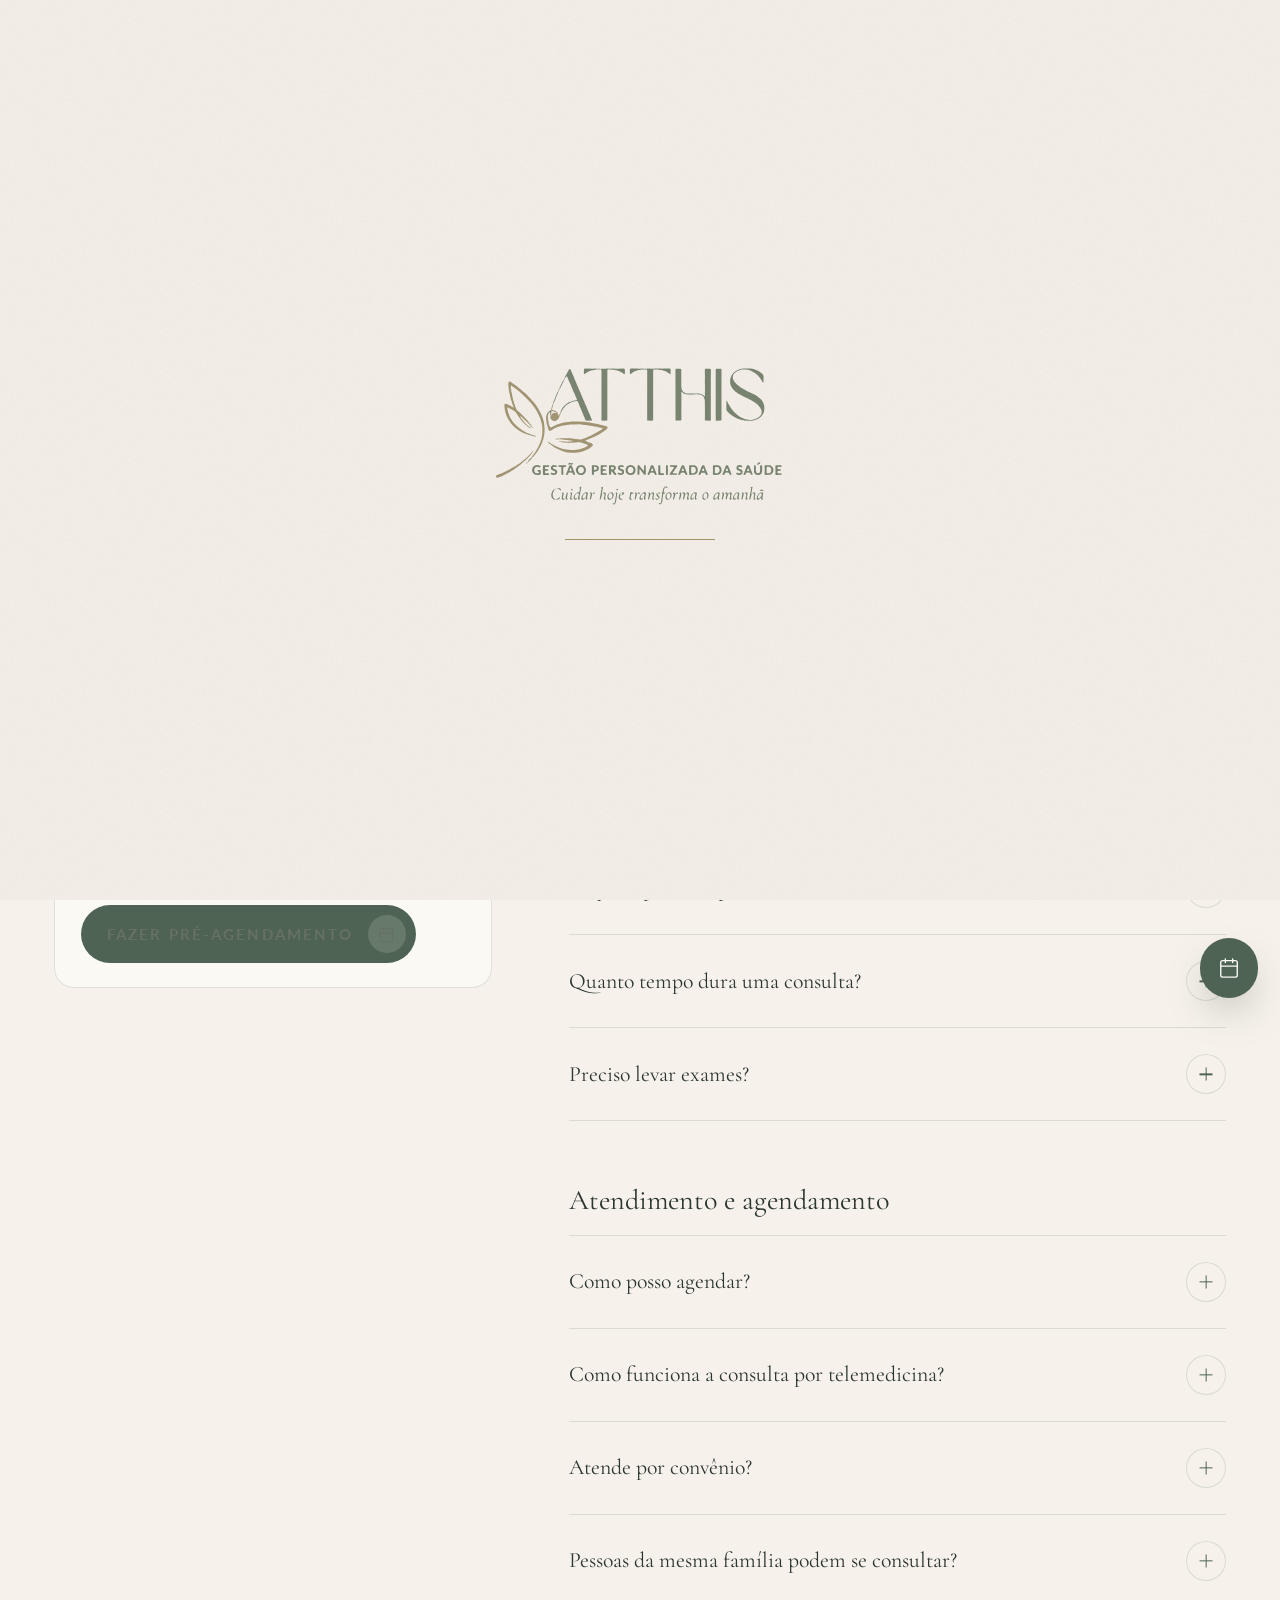
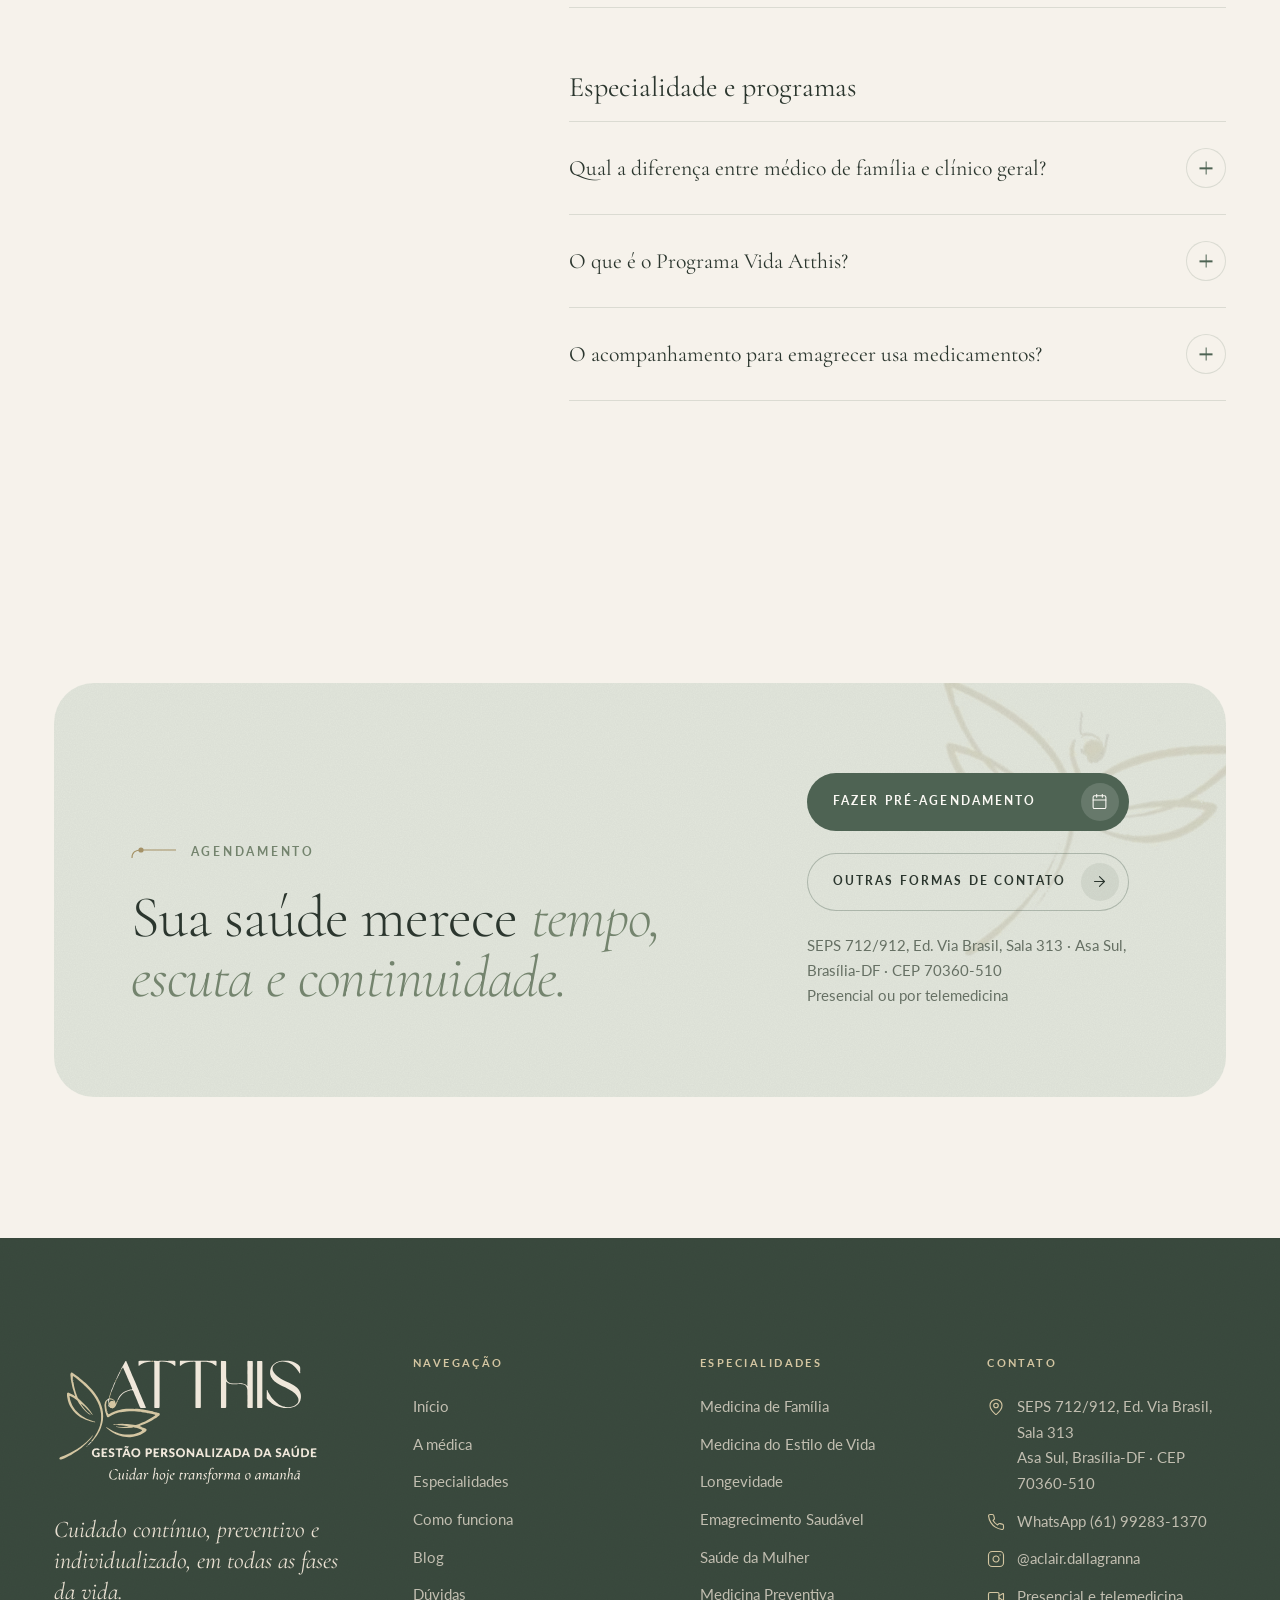
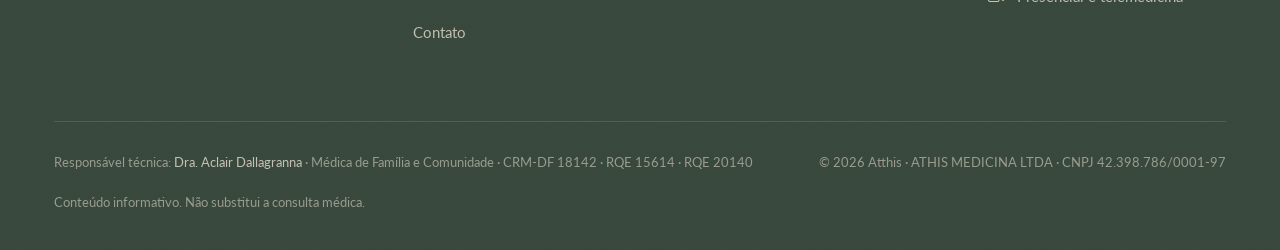
<file: site/faq.html>
<!doctype html>
<html lang="pt-BR">
<head>
<meta charset="utf-8">
<meta name="viewport" content="width=device-width, initial-scale=1, viewport-fit=cover">
<title>Dúvidas frequentes | Atthis · Dra. Aclair Dallagranna</title>
<meta name="description" content="Perguntas frequentes sobre consultas, telemedicina, agendamento e reembolso.">
<meta name="robots" content="noindex, nofollow"><!-- layout em validação: remover esta linha quando o site for ao ar -->
<meta name="theme-color" content="#4e6353">
<meta property="og:type" content="website">
<meta property="og:title" content="Dúvidas frequentes | Atthis · Dra. Aclair Dallagranna">
<meta property="og:description" content="Perguntas frequentes sobre consultas, telemedicina, agendamento e reembolso.">
<meta property="og:image" content="assets/img/dra/dra-retrato.jpg">
<meta property="og:locale" content="pt_BR">
<link rel="icon" type="image/png" href="assets/img/favicon.png">
<link rel="preconnect" href="https://fonts.googleapis.com">
<link rel="preconnect" href="https://fonts.gstatic.com" crossorigin>
<link rel="preconnect" href="https://images.unsplash.com">
<link href="https://fonts.googleapis.com/css2?family=Cormorant+Garamond:ital,wght@0,300;0,400;0,500;1,300;1,400;1,500&family=Lato:wght@300;400;700&display=swap" rel="stylesheet">
<link rel="stylesheet" href="assets/css/style.css?v=20261128">
<script>(function(h){h.classList.add('js-loading');try{if(sessionStorage.getItem('atthis-v'))h.classList.add('is-return')}catch(e){}setTimeout(function(){h.classList.remove('js-loading')},6000)})(document.documentElement);</script>

</head>
<body>
<div class="loader" aria-hidden="true">
  <div class="loader__layer loader__layer--sage"></div>
  <div class="loader__layer loader__layer--main texture">
    <div class="loader__inner">
      <img class="loader__logo" src="assets/img/logo-atthis-completo.svg" alt="" width="562" height="280" fetchpriority="high">
      <span class="loader__bar"><i></i></span>
    </div>
  </div>
</div>

<header class="site-header">
  <div class="container site-header__inner">
    <a class="brand" href="index.html" aria-label="Atthis, página inicial"><img src="assets/img/logo-atthis-completo.svg" alt="Atthis: Gestão personalizada da saúde. Cuidar hoje transforma o amanhã." width="562" height="280"></a>
    <nav class="nav" aria-label="Principal"><a class="nav__link" href="index.html">Início</a><a class="nav__link" href="sobre.html">A médica</a><div class="nav__item"><a class="nav__link" href="especialidades.html">Especialidades<svg class="icon" viewBox="0 0 24 24" aria-hidden="true"><path d="m6 9 6 6 6-6"/></svg></a><div class="mega"><a href="especialidades/medicina-de-familia.html"><span class="mega__ic"><svg class="icon" viewBox="0 0 24 24" aria-hidden="true"><path d="M8.62 13.8A2.25 2.25 0 1 1 12 10.836a2.25 2.25 0 1 1 3.38 2.966l-2.626 2.856a.998.998 0 0 1-1.507 0z"/><path d="M3 10a2 2 0 0 1 .709-1.528l7-5.999a2 2 0 0 1 2.582 0l7 5.999A2 2 0 0 1 21 10v9a2 2 0 0 1-2 2H5a2 2 0 0 1-2-2z"/></svg></span><span class="mega__txt"><strong>Medicina de Família</strong><span>Um médico de referência que acompanha você, e a sua família, ao longo do tempo.</span></span></a><a href="especialidades/medicina-do-estilo-de-vida.html"><span class="mega__ic"><svg class="icon" viewBox="0 0 24 24" aria-hidden="true"><path d="M11 20A7 7 0 0 1 9.8 6.1C15.5 5 17 4.48 19 2c1 2 2 4.18 2 8 0 5.5-4.78 10-10 10Z"/><path d="M2 21c0-3 1.85-5.36 5.08-6C9.5 14.52 12 13 13 12"/></svg></span><span class="mega__txt"><strong>Medicina do Estilo de Vida</strong><span>Hábitos como base do cuidado para prevenir e controlar doenças crônicas.</span></span></a><a href="especialidades/longevidade.html"><span class="mega__ic"><svg class="icon" viewBox="0 0 24 24" aria-hidden="true"><circle cx="12" cy="12" r="4"/><path d="M12 2v2"/><path d="M12 20v2"/><path d="m4.93 4.93 1.41 1.41"/><path d="m17.66 17.66 1.41 1.41"/><path d="M2 12h2"/><path d="M20 12h2"/><path d="m6.34 17.66-1.41 1.41"/><path d="m19.07 4.93-1.41 1.41"/></svg></span><span class="mega__txt"><strong>Longevidade</strong><span>Qualidade de vida ao longo dos anos, com autonomia, disposição e independência.</span></span></a><a href="especialidades/emagrecimento-saudavel.html"><span class="mega__ic"><svg class="icon" viewBox="0 0 24 24" aria-hidden="true"><path d="m16 16 3-8 3 8c-.87.65-1.92 1-3 1s-2.13-.35-3-1Z"/><path d="m2 16 3-8 3 8c-.87.65-1.92 1-3 1s-2.13-.35-3-1Z"/><path d="M7 21h10"/><path d="M12 3v18"/><path d="M3 7h2c2 0 5-1 7-2 2 1 5 2 7 2h2"/></svg></span><span class="mega__txt"><strong>Emagrecimento Saudável</strong><span>Acompanhamento médico individualizado e ético, com foco em saúde metabólica.</span></span></a><a href="especialidades/saude-da-mulher.html"><span class="mega__ic"><svg class="icon" viewBox="0 0 24 24" aria-hidden="true"><circle cx="12" cy="12" r="3"/><path d="M12 16.5A4.5 4.5 0 1 1 7.5 12 4.5 4.5 0 1 1 12 7.5a4.5 4.5 0 1 1 4.5 4.5 4.5 4.5 0 1 1-4.5 4.5"/><path d="M12 7.5V9"/><path d="M7.5 12H9"/><path d="M16.5 12H15"/><path d="M12 16.5V15"/><path d="m8 8 1.88 1.88"/><path d="M14.12 9.88 16 8"/><path d="m8 16 1.88-1.88"/><path d="M14.12 14.12 16 16"/></svg></span><span class="mega__txt"><strong>Saúde da Mulher</strong><span>Cuidado individualizado em todas as fases, da contracepção à menopausa.</span></span></a><a href="especialidades/medicina-preventiva.html"><span class="mega__ic"><svg class="icon" viewBox="0 0 24 24" aria-hidden="true"><path d="M20 13c0 5-3.5 7.5-7.66 8.95a1 1 0 0 1-.67-.01C7.5 20.5 4 18 4 13V6a1 1 0 0 1 1-1c2 0 4.5-1.2 6.24-2.72a1.17 1.17 0 0 1 1.52 0C14.51 3.81 17 5 19 5a1 1 0 0 1 1 1z"/><path d="m9 12 2 2 4-4"/></svg></span><span class="mega__txt"><strong>Medicina Preventiva</strong><span>Exames, rastreamentos e hábitos definidos para o seu momento de vida.</span></span></a><a class="mega__all link-arrow" href="especialidades.html">Ver todas as especialidades <svg class="icon" viewBox="0 0 24 24" aria-hidden="true"><path d="M5 12h14"/><path d="m12 5 7 7-7 7"/></svg></a></div></div><a class="nav__link" href="como-funciona.html">Como funciona</a><a class="nav__link" href="blog.html">Blog</a><a class="nav__link" href="faq.html" aria-current="page">Dúvidas</a><a class="nav__link" href="contato.html">Contato</a></nav>
    <div class="header-cta">
      <button type="button" class="btn" data-agendar><span>Agendar<span class="txt-long"> consulta</span></span><span class="btn__icon"><svg class="icon" viewBox="0 0 24 24" aria-hidden="true"><path d="M8 2v4"/><path d="M16 2v4"/><rect width="18" height="18" x="3" y="4" rx="2"/><path d="M3 10h18"/></svg></span></button>
      <button class="nav-toggle" aria-label="Abrir menu" aria-expanded="false"><span></span><span></span></button>
    </div>
  </div>
</header>
<div class="mobile-menu" aria-label="Menu">
  <nav><a href="index.html" style="--i:0"><em>Início</em></a><a href="sobre.html" style="--i:1">A médica</a><a href="especialidades.html" style="--i:2">Especialidades</a><a href="como-funciona.html" style="--i:3">Como funciona</a><a href="blog.html" style="--i:4">Blog</a><a href="faq.html" style="--i:5">Dúvidas</a><a href="contato.html" style="--i:6">Contato</a></nav>
  <div class="mobile-menu__foot">
    <button type="button" class="btn" data-agendar><span>Agendar consulta</span><span class="btn__icon"><svg class="icon" viewBox="0 0 24 24" aria-hidden="true"><path d="M8 2v4"/><path d="M16 2v4"/><rect width="18" height="18" x="3" y="4" rx="2"/><path d="M3 10h18"/></svg></span></button>
    <span class="muted small">SEPS 712/912, Ed. Via Brasil, Sala 313 · Asa Sul, Brasília-DF · CEP 70360-510</span>
    <span class="muted small">WhatsApp (61) 99283-1370 · @aclair.dallagranna</span>
  </div>
</div>
<main id="conteudo">

<section class="page-hero page-hero--center">
  <div class="container">
    <nav class="crumbs fade-up" style="justify-content:center"><a href="index.html">Início</a><span>/</span>Dúvidas</nav>
    <p class="eyebrow eyebrow--center fade-up">Perguntas frequentes</p>
    <h1 class="display"><span class="line-reveal"><span>Tire suas</span></span><span class="line-reveal"><span style="--d:1"><em>dúvidas.</em></span></span></h1>
    <p class="lead fade-up" style="--d:2">Consultas, telemedicina, agendamento e programas. Se a sua pergunta não estiver aqui, conte no pré-agendamento.</p>
  </div>
</section>
<section class="section" style="padding-top:20px">
  <div class="container faq-wrap">
    <div class="faq-wrap__aside">
      <div class="contact-card contact-card--stack" data-reveal>
        <img class="avatar" src="assets/img/dra/dra-avatar.jpg" alt="Dra. Aclair Dallagranna">
        <div><strong>Ainda com dúvidas?</strong><span>Faça o pré-agendamento e conte o que você procura. A equipe retorna pelo WhatsApp.</span></div>
        <div class="btn-row"><button type="button" class="btn" data-agendar><span>Fazer pré-agendamento</span><span class="btn__icon"><svg class="icon" viewBox="0 0 24 24" aria-hidden="true"><path d="M8 2v4"/><path d="M16 2v4"/><rect width="18" height="18" x="3" y="4" rx="2"/><path d="M3 10h18"/></svg></span></button></div>
      </div>
    </div>
    <div><div class="faq-group" data-reveal><h3 class="h3">Consultas</h3><div class="faq"><details><summary>Como funciona o atendimento?<i aria-hidden="true"></i></summary><div class="faq__a"><p>O atendimento pode ser presencial, no consultório na Asa Sul, em Brasília, ou por telemedicina. Na primeira consulta fazemos uma avaliação completa do seu histórico de saúde, dos seus hábitos de vida e dos seus objetivos. A partir dela, construímos juntos um plano de cuidado personalizado, com acompanhamento contínuo.</p></div></details><details><summary>O que esperar da primeira consulta?<i aria-hidden="true"></i></summary><div class="faq__a"><p>Uma conversa sem pressa. Revisamos sua história, seus exames, sua rotina e o que é importante para você. O objetivo é entender o todo, e não apenas um sintoma isolado, para definir prioridades e próximos passos.</p></div></details><details><summary>Quanto tempo dura uma consulta?<i aria-hidden="true"></i></summary><div class="faq__a"><p>As consultas têm duração média de 60 minutos.</p></div></details><details><summary>Preciso levar exames?<i aria-hidden="true"></i></summary><div class="faq__a"><p>Se tiver exames recentes, leve-os (ou envie antes da teleconsulta), junto com a lista de medicamentos e suplementos que você usa. Se for necessário, novos exames serão solicitados de forma individualizada.</p></div></details></div></div><div class="faq-group" data-reveal><h3 class="h3">Atendimento e agendamento</h3><div class="faq"><details><summary>Como posso agendar?<i aria-hidden="true"></i></summary><div class="faq__a"><p>Pelo pré-agendamento do site: em poucos passos você conta o que procura, e a mensagem chega pronta no WhatsApp da equipe, que retorna para confirmar dia, horário e formato.</p></div></details><details><summary>Como funciona a consulta por telemedicina?<i aria-hidden="true"></i></summary><div class="faq__a"><p>No dia e horário marcados você recebe o link da videoconferência. Recomendamos um ambiente tranquilo, com boa conexão, e ter em mãos seus exames recentes e a lista de medicamentos em uso.</p></div></details><details><summary>Atende por convênio?<i aria-hidden="true"></i></summary><div class="faq__a"><p>Os atendimentos são particulares. Fornecemos recibo para que você solicite reembolso ao seu convênio, quando aplicável.</p></div></details><details><summary>Pessoas da mesma família podem se consultar?<i aria-hidden="true"></i></summary><div class="faq__a"><p>Sim. As consultas são individuais, e o atendimento de mais de uma pessoa da família pode ser organizado no momento do agendamento.</p></div></details></div></div><div class="faq-group" data-reveal><h3 class="h3">Especialidade e programas</h3><div class="faq"><details><summary>Qual a diferença entre médico de família e clínico geral?<i aria-hidden="true"></i></summary><div class="faq__a"><p>A Medicina de Família e Comunidade é uma especialidade médica, com formação específica (residência ou especialização de dois anos), voltada ao cuidado contínuo da pessoa em todas as fases da vida, considerando também o contexto familiar e social. O médico de família acompanha você ao longo do tempo e coordena o cuidado, inclusive quando é preciso envolver outros especialistas.</p></div></details><details><summary>O que é o Programa Vida Atthis?<i aria-hidden="true"></i></summary><div class="faq__a"><p>É o programa de acompanhamento da Atthis: um plano de 6 meses para saúde integral. As etapas são apresentadas na consulta, de acordo com as suas necessidades.</p></div></details><details><summary>O acompanhamento para emagrecer usa medicamentos?<i aria-hidden="true"></i></summary><div class="faq__a"><p>Cada caso é avaliado individualmente. Quando há indicação, o tratamento é definido após avaliação médica, sempre junto com mudanças de hábitos sustentáveis. Não trabalhamos com promessas de resultado nem com fórmulas prontas.</p></div></details></div></div></div>
  </div>
</section>

<section class="section" style="padding-bottom:0">
  <div class="container">
    <div class="cta texture" data-reveal>
      <img class="cta__dragonfly" src="assets/img/libelula.png" alt="">
      <div>
        <p class="eyebrow">Agendamento</p>
        <h2 class="title">Sua saúde merece <em>tempo, escuta e continuidade.</em></h2>
      </div>
      <div class="cta__side">
        <button type="button" class="btn" data-agendar><span>Fazer pré-agendamento</span><span class="btn__icon"><svg class="icon" viewBox="0 0 24 24" aria-hidden="true"><path d="M8 2v4"/><path d="M16 2v4"/><rect width="18" height="18" x="3" y="4" rx="2"/><path d="M3 10h18"/></svg></span></button>
        <a class="btn btn--ghost" href="contato.html"><span>Outras formas de contato</span><span class="btn__icon"><svg class="icon" viewBox="0 0 24 24" aria-hidden="true"><path d="M5 12h14"/><path d="m12 5 7 7-7 7"/></svg></span></a>
        <p>SEPS 712/912, Ed. Via Brasil, Sala 313 · Asa Sul, Brasília-DF · CEP 70360-510<br>Presencial ou por telemedicina</p>
      </div>
    </div>
  </div>
</section>

</main>

<footer class="site-footer texture">
  <div class="container">
    <div class="footer-top">
      <div class="footer-brand">
        <img src="assets/img/logo-atthis-completo-claro.svg" alt="Atthis: Gestão personalizada da saúde. Cuidar hoje transforma o amanhã." width="562" height="280" loading="lazy">
        <p>Cuidado contínuo, preventivo e individualizado, em todas as fases da vida.</p>
      </div>
      <div><h4>Navegação</h4><ul><li><a href="index.html">Início</a></li><li><a href="sobre.html">A médica</a></li><li><a href="especialidades.html">Especialidades</a></li><li><a href="como-funciona.html">Como funciona</a></li><li><a href="blog.html">Blog</a></li><li><a href="faq.html">Dúvidas</a></li><li><a href="contato.html">Contato</a></li></ul></div>
      <div><h4>Especialidades</h4><ul><li><a href="especialidades/medicina-de-familia.html">Medicina de Família</a></li><li><a href="especialidades/medicina-do-estilo-de-vida.html">Medicina do Estilo de Vida</a></li><li><a href="especialidades/longevidade.html">Longevidade</a></li><li><a href="especialidades/emagrecimento-saudavel.html">Emagrecimento Saudável</a></li><li><a href="especialidades/saude-da-mulher.html">Saúde da Mulher</a></li><li><a href="especialidades/medicina-preventiva.html">Medicina Preventiva</a></li></ul></div>
      <div><h4>Contato</h4><ul class="footer-contact">
        <li><svg class="icon" viewBox="0 0 24 24" aria-hidden="true"><path d="M20 10c0 4.993-5.539 10.193-7.399 11.799a1 1 0 0 1-1.202 0C9.539 20.193 4 14.993 4 10a8 8 0 0 1 16 0"/><circle cx="12" cy="10" r="3"/></svg><a href="https://www.google.com/maps/dir/?api=1&destination=SEPS+712+912+Ed+Via+Brasil+Sala+313+Asa+Sul+Brasilia+DF" target="_blank" rel="noopener">SEPS 712/912, Ed. Via Brasil, Sala 313<br>Asa Sul, Brasília-DF · CEP 70360-510</a></li>
        <li><svg class="icon" viewBox="0 0 24 24" aria-hidden="true"><path d="M22 16.92v3a2 2 0 0 1-2.18 2 19.79 19.79 0 0 1-8.63-3.07 19.5 19.5 0 0 1-6-6 19.79 19.79 0 0 1-3.07-8.67A2 2 0 0 1 4.11 2h3a2 2 0 0 1 2 1.72 12.84 12.84 0 0 0 .7 2.81 2 2 0 0 1-.45 2.11L8.09 9.91a16 16 0 0 0 6 6l1.27-1.27a2 2 0 0 1 2.11-.45 12.84 12.84 0 0 0 2.81.7A2 2 0 0 1 22 16.92z"/></svg><button type="button" class="footer-link" data-agendar>WhatsApp (61) 99283-1370</button></li>
        <li><svg class="icon" viewBox="0 0 24 24" aria-hidden="true"><rect width="20" height="20" x="2" y="2" rx="5" ry="5"/><path d="M16 11.37A4 4 0 1 1 12.63 8 4 4 0 0 1 16 11.37z"/><path d="M17.5 6.5h.01"/></svg><a href="https://www.instagram.com/aclair.dallagranna/" target="_blank" rel="noopener">@aclair.dallagranna</a></li>
        <li><svg class="icon" viewBox="0 0 24 24" aria-hidden="true"><path d="m16 13 5.223 3.482a.5.5 0 0 0 .777-.416V7.87a.5.5 0 0 0-.752-.432L16 10.5"/><rect x="2" y="6" width="14" height="12" rx="2"/></svg><span>Presencial e telemedicina</span></li>
      </ul></div>
    </div>
    <div class="footer-bottom">
      <span>Responsável técnica: <strong>Dra. Aclair Dallagranna</strong> · Médica de Família e Comunidade · CRM-DF 18142 · RQE 15614 · RQE 20140</span>
      <span>© <span data-year>2026</span> Atthis · ATHIS MEDICINA LTDA · CNPJ 42.398.786/0001-97</span>
      <span>Conteúdo informativo. Não substitui a consulta médica.</span>
    </div>
  </div>
</footer>
<button type="button" class="wa-float" data-agendar aria-label="Agendar consulta"><svg class="icon" viewBox="0 0 24 24" aria-hidden="true"><path d="M8 2v4"/><path d="M16 2v4"/><rect width="18" height="18" x="3" y="4" rx="2"/><path d="M3 10h18"/></svg><span>Agendar consulta</span></button>

<div class="booking" id="agendamento" role="dialog" aria-modal="true" aria-hidden="true" aria-labelledby="m-title">
  <div class="booking__backdrop" data-close></div>
  <div class="booking__panel">
    <aside class="booking__aside texture">
      <img class="booking__logo" src="assets/img/logo-atthis-completo-claro.svg" alt="Atthis">
      <img class="booking__fly" src="assets/img/libelula-claro.png" alt="">
      <div class="booking__intro">
        <p class="eyebrow">Pré-agendamento</p>
        <h2 class="booking__title" id="m-title" data-aside-title>Vamos cuidar de você.</h2>
        <p data-aside-text>Em poucos passos, a Dra. Aclair entende o que você busca antes mesmo da primeira conversa.</p>
      </div>
      <ol class="booking__steps"><li data-goto="0"><i></i><span>Você</span></li><li data-goto="1"><i></i><span>Motivo</span></li><li data-goto="2"><i></i><span>Objetivos</span></li><li data-goto="3"><i></i><span>Saúde</span></li><li data-goto="4"><i></i><span>Preferências</span></li><li data-goto="5"><i></i><span>Revisão</span></li></ol>
      <p class="booking__lgpd"><svg class="icon" viewBox="0 0 24 24" aria-hidden="true"><rect width="18" height="11" x="3" y="11" rx="2" ry="2"/><path d="M7 11V7a5 5 0 0 1 10 0v4"/></svg><span>Seus dados são usados apenas para o agendamento.</span></p>
    </aside>
    <div class="booking__main">
      <header class="booking__top">
        <span class="booking__count"><b data-step-num>01</b> / 06</span>
        <div class="booking__bar"><i data-bar></i></div>
        <button type="button" class="booking__close" data-close aria-label="Fechar"><svg class="icon" viewBox="0 0 24 24" aria-hidden="true"><path d="M18 6 6 18"/><path d="m6 6 12 12"/></svg></button>
      </header>
      <form class="booking__form" novalidate>
        <section class="bstep is-active" data-step="0">
          <p class="bstep__kicker">Etapa 1 · Apresentação</p>
          <h3 class="bstep__q">Para começar, <em>como podemos te chamar?</em></h3>
          <p class="bstep__hint">Leva menos de 2 minutos. Ao final, a mensagem chega pronta no WhatsApp da equipe.</p>
          <div class="bfield"><input id="m-nome" name="nome" placeholder=" " autocomplete="name" required><label for="m-nome">Seu nome</label></div>
          <div class="bgrid2">
            <div class="bfield"><input id="m-tel" name="telefone" type="tel" inputmode="tel" placeholder=" " autocomplete="tel" required><label for="m-tel">WhatsApp com DDD</label></div>
            <div class="bfield"><input id="m-email" name="email" type="email" placeholder=" " autocomplete="email"><label for="m-email">E-mail (opcional)</label></div>
          </div>
          <p class="blabel">A consulta é para</p>
          <div class="bchips"><label class="bopt"><input type="radio" name="para" value="Mim" checked><span>Mim</span></label><label class="bopt"><input type="radio" name="para" value="Um familiar"><span>Um familiar</span></label><label class="bopt"><input type="radio" name="para" value="Mim e minha família"><span>Mim e minha família</span></label></div>
          <div class="bfield bcond" data-cond="para" data-cond-not="Mim"><input id="m-fam" name="familiar" placeholder=" "><label for="m-fam">Nome e idade do familiar (opcional)</label></div>
          <p class="berror" aria-live="polite"></p>
        </section>

        <section class="bstep" data-step="1">
          <p class="bstep__kicker">Etapa 2 · Motivo</p>
          <h3 class="bstep__q"><span data-first></span>o que te traz <em>até a Atthis?</em></h3>
          <p class="bstep__hint">Escolha uma ou mais áreas. Se não tiver certeza, marque “Ainda não sei”.</p>
          <div class="bcards"><label class="bcard"><input type="checkbox" name="area" value="Medicina de Família"><span class="bcard__tick"><svg class="icon" viewBox="0 0 24 24" aria-hidden="true"><path d="M20 6 9 17l-5-5"/></svg></span><span class="bcard__in"><span class="bcard__ic"><svg class="icon" viewBox="0 0 24 24" aria-hidden="true"><path d="M8.62 13.8A2.25 2.25 0 1 1 12 10.836a2.25 2.25 0 1 1 3.38 2.966l-2.626 2.856a.998.998 0 0 1-1.507 0z"/><path d="M3 10a2 2 0 0 1 .709-1.528l7-5.999a2 2 0 0 1 2.582 0l7 5.999A2 2 0 0 1 21 10v9a2 2 0 0 1-2 2H5a2 2 0 0 1-2-2z"/></svg></span><span><strong>Medicina de Família</strong><small>Um médico de referência que acompanha você, e a sua família, ao longo do tempo.</small></span></span></label><label class="bcard"><input type="checkbox" name="area" value="Medicina do Estilo de Vida"><span class="bcard__tick"><svg class="icon" viewBox="0 0 24 24" aria-hidden="true"><path d="M20 6 9 17l-5-5"/></svg></span><span class="bcard__in"><span class="bcard__ic"><svg class="icon" viewBox="0 0 24 24" aria-hidden="true"><path d="M11 20A7 7 0 0 1 9.8 6.1C15.5 5 17 4.48 19 2c1 2 2 4.18 2 8 0 5.5-4.78 10-10 10Z"/><path d="M2 21c0-3 1.85-5.36 5.08-6C9.5 14.52 12 13 13 12"/></svg></span><span><strong>Medicina do Estilo de Vida</strong><small>Hábitos como base do cuidado para prevenir e controlar doenças crônicas.</small></span></span></label><label class="bcard"><input type="checkbox" name="area" value="Longevidade"><span class="bcard__tick"><svg class="icon" viewBox="0 0 24 24" aria-hidden="true"><path d="M20 6 9 17l-5-5"/></svg></span><span class="bcard__in"><span class="bcard__ic"><svg class="icon" viewBox="0 0 24 24" aria-hidden="true"><circle cx="12" cy="12" r="4"/><path d="M12 2v2"/><path d="M12 20v2"/><path d="m4.93 4.93 1.41 1.41"/><path d="m17.66 17.66 1.41 1.41"/><path d="M2 12h2"/><path d="M20 12h2"/><path d="m6.34 17.66-1.41 1.41"/><path d="m19.07 4.93-1.41 1.41"/></svg></span><span><strong>Longevidade</strong><small>Qualidade de vida ao longo dos anos, com autonomia, disposição e independência.</small></span></span></label><label class="bcard"><input type="checkbox" name="area" value="Emagrecimento Saudável"><span class="bcard__tick"><svg class="icon" viewBox="0 0 24 24" aria-hidden="true"><path d="M20 6 9 17l-5-5"/></svg></span><span class="bcard__in"><span class="bcard__ic"><svg class="icon" viewBox="0 0 24 24" aria-hidden="true"><path d="m16 16 3-8 3 8c-.87.65-1.92 1-3 1s-2.13-.35-3-1Z"/><path d="m2 16 3-8 3 8c-.87.65-1.92 1-3 1s-2.13-.35-3-1Z"/><path d="M7 21h10"/><path d="M12 3v18"/><path d="M3 7h2c2 0 5-1 7-2 2 1 5 2 7 2h2"/></svg></span><span><strong>Emagrecimento Saudável</strong><small>Acompanhamento médico individualizado e ético, com foco em saúde metabólica.</small></span></span></label><label class="bcard"><input type="checkbox" name="area" value="Saúde da Mulher"><span class="bcard__tick"><svg class="icon" viewBox="0 0 24 24" aria-hidden="true"><path d="M20 6 9 17l-5-5"/></svg></span><span class="bcard__in"><span class="bcard__ic"><svg class="icon" viewBox="0 0 24 24" aria-hidden="true"><circle cx="12" cy="12" r="3"/><path d="M12 16.5A4.5 4.5 0 1 1 7.5 12 4.5 4.5 0 1 1 12 7.5a4.5 4.5 0 1 1 4.5 4.5 4.5 4.5 0 1 1-4.5 4.5"/><path d="M12 7.5V9"/><path d="M7.5 12H9"/><path d="M16.5 12H15"/><path d="M12 16.5V15"/><path d="m8 8 1.88 1.88"/><path d="M14.12 9.88 16 8"/><path d="m8 16 1.88-1.88"/><path d="M14.12 14.12 16 16"/></svg></span><span><strong>Saúde da Mulher</strong><small>Cuidado individualizado em todas as fases, da contracepção à menopausa.</small></span></span></label><label class="bcard"><input type="checkbox" name="area" value="Medicina Preventiva"><span class="bcard__tick"><svg class="icon" viewBox="0 0 24 24" aria-hidden="true"><path d="M20 6 9 17l-5-5"/></svg></span><span class="bcard__in"><span class="bcard__ic"><svg class="icon" viewBox="0 0 24 24" aria-hidden="true"><path d="M20 13c0 5-3.5 7.5-7.66 8.95a1 1 0 0 1-.67-.01C7.5 20.5 4 18 4 13V6a1 1 0 0 1 1-1c2 0 4.5-1.2 6.24-2.72a1.17 1.17 0 0 1 1.52 0C14.51 3.81 17 5 19 5a1 1 0 0 1 1 1z"/><path d="m9 12 2 2 4-4"/></svg></span><span><strong>Medicina Preventiva</strong><small>Exames, rastreamentos e hábitos definidos para o seu momento de vida.</small></span></span></label><label class="bcard"><input type="checkbox" name="area" value="Programa Vida Atthis"><span class="bcard__tick"><svg class="icon" viewBox="0 0 24 24" aria-hidden="true"><path d="M20 6 9 17l-5-5"/></svg></span><span class="bcard__in"><span class="bcard__ic"><svg class="icon" viewBox="0 0 24 24" aria-hidden="true"><path d="M9.937 15.5A2 2 0 0 0 8.5 14.063l-6.135-1.582a.5.5 0 0 1 0-.962L8.5 9.936A2 2 0 0 0 9.937 8.5l1.582-6.135a.5.5 0 0 1 .963 0L14.063 8.5A2 2 0 0 0 15.5 9.937l6.135 1.581a.5.5 0 0 1 0 .964L15.5 14.063a2 2 0 0 0-1.437 1.437l-1.582 6.135a.5.5 0 0 1-.963 0z"/></svg></span><span><strong>Programa Vida Atthis</strong><small>Acompanhamento de 6 meses para saúde integral.</small></span></span></label><label class="bcard"><input type="checkbox" name="area" value="Ainda não sei"><span class="bcard__tick"><svg class="icon" viewBox="0 0 24 24" aria-hidden="true"><path d="M20 6 9 17l-5-5"/></svg></span><span class="bcard__in"><span class="bcard__ic"><svg class="icon" viewBox="0 0 24 24" aria-hidden="true"><circle cx="12" cy="12" r="10"/><path d="M9.09 9a3 3 0 0 1 5.83 1c0 2-3 3-3 3"/><path d="M12 17h.01"/></svg></span><span><strong>Ainda não sei</strong><small>Quero uma avaliação geral para entender por onde começar.</small></span></span></label></div>
          <p class="berror" aria-live="polite"></p>
        </section>

        <section class="bstep" data-step="2">
          <p class="bstep__kicker">Etapa 3 · Objetivos</p>
          <h3 class="bstep__q">Quais são os seus <em>principais objetivos?</em></h3>
          <p class="bstep__hint">Marque quantos quiser. Eles ajudam a Dra. a preparar a sua primeira consulta.</p>
          <div class="bchips"><label class="bopt"><input type="checkbox" name="objetivo" value="Prevenir doenças"><span>Prevenir doenças</span></label><label class="bopt"><input type="checkbox" name="objetivo" value="Ter mais energia"><span>Ter mais energia</span></label><label class="bopt"><input type="checkbox" name="objetivo" value="Dormir melhor"><span>Dormir melhor</span></label><label class="bopt"><input type="checkbox" name="objetivo" value="Cuidar do peso"><span>Cuidar do peso</span></label><label class="bopt"><input type="checkbox" name="objetivo" value="Melhorar a alimentação"><span>Melhorar a alimentação</span></label><label class="bopt"><input type="checkbox" name="objetivo" value="Começar a me exercitar"><span>Começar a me exercitar</span></label><label class="bopt"><input type="checkbox" name="objetivo" value="Controlar pressão, glicemia ou colesterol"><span>Controlar pressão, glicemia ou colesterol</span></label><label class="bopt"><input type="checkbox" name="objetivo" value="Passar bem pela menopausa"><span>Passar bem pela menopausa</span></label><label class="bopt"><input type="checkbox" name="objetivo" value="Envelhecer com autonomia"><span>Envelhecer com autonomia</span></label><label class="bopt"><input type="checkbox" name="objetivo" value="Fazer um check-up"><span>Fazer um check-up</span></label><label class="bopt"><input type="checkbox" name="objetivo" value="Reduzir o estresse"><span>Reduzir o estresse</span></label><label class="bopt"><input type="checkbox" name="objetivo" value="Organizar exames e medicamentos"><span>Organizar exames e medicamentos</span></label></div>
          <div class="bfield" style="margin-top:18px"><input id="m-outro" name="outro" placeholder=" "><label for="m-outro">Outro objetivo (opcional)</label></div>
          <p class="berror" aria-live="polite"></p>
        </section>

        <section class="bstep" data-step="3">
          <p class="bstep__kicker">Etapa 4 · Sobre você</p>
          <h3 class="bstep__q">Um retrato <em>inicial da sua saúde.</em></h3>
          <p class="bstep__hint">Informações gerais. Os detalhes clínicos ficam para a consulta, em ambiente seguro.</p>
          <p class="blabel">Faixa etária</p>
          <div class="bchips"><label class="bopt"><input type="radio" name="idade" value="Até 29"><span>Até 29</span></label><label class="bopt"><input type="radio" name="idade" value="30 a 39"><span>30 a 39</span></label><label class="bopt"><input type="radio" name="idade" value="40 a 49"><span>40 a 49</span></label><label class="bopt"><input type="radio" name="idade" value="50 a 59"><span>50 a 59</span></label><label class="bopt"><input type="radio" name="idade" value="60 a 69"><span>60 a 69</span></label><label class="bopt"><input type="radio" name="idade" value="70 ou mais"><span>70 ou mais</span></label></div>
          <p class="blabel">Você faz acompanhamento médico regular hoje?</p>
          <div class="bchips"><label class="bopt"><input type="radio" name="acomp" value="Sim, regularmente"><span>Sim, regularmente</span></label><label class="bopt"><input type="radio" name="acomp" value="Às vezes"><span>Às vezes</span></label><label class="bopt"><input type="radio" name="acomp" value="Não, há algum tempo"><span>Não, há algum tempo</span></label></div>
          <p class="blabel">Alguma condição já diagnosticada? <span class="opt">(opcional)</span></p>
          <div class="bchips" data-exclusive="Nenhuma|Prefiro falar na consulta"><label class="bopt"><input type="checkbox" name="condicao" value="Hipertensão"><span>Hipertensão</span></label><label class="bopt"><input type="checkbox" name="condicao" value="Diabetes ou pré-diabetes"><span>Diabetes ou pré-diabetes</span></label><label class="bopt"><input type="checkbox" name="condicao" value="Colesterol alterado"><span>Colesterol alterado</span></label><label class="bopt"><input type="checkbox" name="condicao" value="Tireoide"><span>Tireoide</span></label><label class="bopt"><input type="checkbox" name="condicao" value="Ansiedade ou depressão"><span>Ansiedade ou depressão</span></label><label class="bopt"><input type="checkbox" name="condicao" value="Nenhuma"><span>Nenhuma</span></label><label class="bopt"><input type="checkbox" name="condicao" value="Prefiro falar na consulta"><span>Prefiro falar na consulta</span></label></div>
          <p class="berror" aria-live="polite"></p>
        </section>

        <section class="bstep" data-step="4">
          <p class="bstep__kicker">Etapa 5 · Preferências</p>
          <h3 class="bstep__q">Como você prefere <em>o seu atendimento?</em></h3>
          <div class="bcards bcards--3" style="margin-top:22px"><label class="bcard"><input type="radio" name="formato" value="Presencial (Asa Sul, Brasília)"><span class="bcard__tick"><svg class="icon" viewBox="0 0 24 24" aria-hidden="true"><path d="M20 6 9 17l-5-5"/></svg></span><span class="bcard__in"><span class="bcard__ic"><svg class="icon" viewBox="0 0 24 24" aria-hidden="true"><path d="M20 10c0 4.993-5.539 10.193-7.399 11.799a1 1 0 0 1-1.202 0C9.539 20.193 4 14.993 4 10a8 8 0 0 1 16 0"/><circle cx="12" cy="10" r="3"/></svg></span><span><strong>Presencial</strong><small>Consultório na Asa Sul, Brasília.</small></span></span></label><label class="bcard"><input type="radio" name="formato" value="Telemedicina"><span class="bcard__tick"><svg class="icon" viewBox="0 0 24 24" aria-hidden="true"><path d="M20 6 9 17l-5-5"/></svg></span><span class="bcard__in"><span class="bcard__ic"><svg class="icon" viewBox="0 0 24 24" aria-hidden="true"><path d="m16 13 5.223 3.482a.5.5 0 0 0 .777-.416V7.87a.5.5 0 0 0-.752-.432L16 10.5"/><rect x="2" y="6" width="14" height="12" rx="2"/></svg></span><span><strong>Telemedicina</strong><small>De onde você estiver, por vídeo.</small></span></span></label><label class="bcard"><input type="radio" name="formato" value="Sem preferência"><span class="bcard__tick"><svg class="icon" viewBox="0 0 24 24" aria-hidden="true"><path d="M20 6 9 17l-5-5"/></svg></span><span class="bcard__in"><span class="bcard__ic"><svg class="icon" viewBox="0 0 24 24" aria-hidden="true"><path d="m16.24 7.76-1.804 5.411a2 2 0 0 1-1.265 1.265L7.76 16.24l1.804-5.411a2 2 0 0 1 1.265-1.265z"/><circle cx="12" cy="12" r="10"/></svg></span><span><strong>Tanto faz</strong><small>Combinamos o melhor formato.</small></span></span></label></div>
          <p class="blabel">Melhor período para a equipe falar com você</p>
          <div class="bchips"><label class="bopt"><input type="radio" name="periodo" value="Manhã"><span>Manhã</span></label><label class="bopt"><input type="radio" name="periodo" value="Tarde"><span>Tarde</span></label><label class="bopt"><input type="radio" name="periodo" value="Qualquer horário" checked><span>Qualquer horário</span></label></div>
          <p class="blabel">Como conheceu a Atthis? <span class="opt">(opcional)</span></p>
          <div class="bchips"><label class="bopt"><input type="radio" name="origem" value="Instagram"><span>Instagram</span></label><label class="bopt"><input type="radio" name="origem" value="Google"><span>Google</span></label><label class="bopt"><input type="radio" name="origem" value="Indicação"><span>Indicação</span></label><label class="bopt"><input type="radio" name="origem" value="Já sou paciente"><span>Já sou paciente</span></label><label class="bopt"><input type="radio" name="origem" value="Outro"><span>Outro</span></label></div>
          <div class="bfield" style="margin-top:22px"><textarea id="m-msg" name="mensagem" placeholder=" " rows="3"></textarea><label for="m-msg">Algo que a Dra. Aclair deva saber antes do contato? (opcional)</label></div>
          <p class="berror" aria-live="polite"></p>
        </section>

        <section class="bstep" data-step="5">
          <p class="bstep__kicker">Etapa 6 · Revisão</p>
          <h3 class="bstep__q">Tudo pronto, <em data-first-name>obrigada!</em></h3>
          <p class="bstep__hint">Confira as informações. Ao enviar, o WhatsApp abre com esta mensagem pronta para a equipe.</p>
          <div class="breview">
            <dl class="bsummary" data-summary></dl>
            <div class="bwa">
              <div class="bwa__head"><img src="assets/img/dra/dra-avatar.jpg" alt=""><div><strong>Atthis · Dra. Aclair</strong><small>Prévia da mensagem</small></div></div>
              <div class="bwa__bubble" data-preview></div>
            </div>
          </div>
          <label class="bconsent"><input type="checkbox" name="consentimento"><span>Autorizo o envio destas informações pelo WhatsApp para fins de agendamento, conforme a LGPD.</span></label>
          <p class="bnote"><svg class="icon" viewBox="0 0 24 24" aria-hidden="true"><circle cx="12" cy="12" r="10"/><path d="M12 16v-4"/><path d="M12 8h.01"/></svg><span>Em caso de urgência ou emergência, procure um pronto-atendimento ou ligue 192.</span></p>
          <p class="berror" aria-live="polite"></p>
        </section>

        <section class="bstep bdone" data-step="done">
          <svg viewBox="0 0 120 120" aria-hidden="true"><circle cx="60" cy="60" r="54" fill="none" stroke="#a59267" stroke-width="1.5"/><path d="M38 61l15 15 30-32" fill="none" stroke="#4e6353" stroke-width="3" stroke-linecap="round" stroke-linejoin="round"/></svg>
          <h3 class="bstep__q">Mensagem <em>pronta!</em></h3>
          <p class="bstep__hint">Abrimos o WhatsApp com o seu pré-agendamento. É só tocar em <strong>enviar</strong>. A equipe da Atthis retorna para confirmar o dia, o horário e o formato.</p>
          <div class="btn-row" style="justify-content:center">
            <a class="btn" data-wa-link href="https://wa.me/5561992831370?text=Ol%C3%A1%21%20Gostaria%20de%20agendar%20uma%20consulta%20com%20a%20Dra.%20Aclair%20Dallagranna." target="_blank" rel="noopener"><span>Abrir o WhatsApp</span><span class="btn__icon"><svg class="wa-ic" viewBox="0 0 24 24" aria-hidden="true"><path fill="currentColor" d="M17.47 14.38c-.3-.15-1.76-.87-2.03-.97-.27-.1-.47-.15-.67.15-.2.3-.77.97-.94 1.16-.17.2-.35.22-.64.08-.3-.15-1.26-.47-2.39-1.48-.88-.79-1.48-1.76-1.65-2.06-.17-.3-.02-.46.13-.6.13-.14.3-.35.45-.52.15-.17.2-.3.3-.5.1-.2.05-.37-.03-.52-.07-.15-.67-1.61-.92-2.2-.24-.58-.49-.5-.67-.51h-.57c-.2 0-.52.07-.79.37-.27.3-1.04 1.02-1.04 2.48s1.07 2.88 1.21 3.07c.15.2 2.1 3.2 5.08 4.49.71.31 1.26.49 1.7.63.71.22 1.36.19 1.87.12.57-.09 1.76-.72 2-1.41.25-.7.25-1.29.17-1.41-.07-.13-.27-.2-.57-.35m-5.42 7.4h-.01a9.87 9.87 0 0 1-5.03-1.38l-.36-.21-3.74.98 1-3.65-.24-.37a9.86 9.86 0 0 1-1.5-5.26c0-5.45 4.43-9.88 9.89-9.88 2.64 0 5.12 1.03 6.99 2.9a9.82 9.82 0 0 1 2.89 6.99c0 5.45-4.44 9.88-9.89 9.88m8.41-18.3A11.82 11.82 0 0 0 12.05 0C5.5 0 .16 5.34.16 11.89c0 2.1.55 4.14 1.59 5.95L.06 24l6.3-1.65a11.88 11.88 0 0 0 5.68 1.45h.01c6.55 0 11.89-5.34 11.89-11.89a11.82 11.82 0 0 0-3.48-8.41Z"/></svg></span></a>
            <button type="button" class="btn btn--ghost" data-close><span>Fechar</span><span class="btn__icon"><svg class="icon" viewBox="0 0 24 24" aria-hidden="true"><path d="M18 6 6 18"/><path d="m6 6 12 12"/></svg></span></button>
          </div>
        </section>
      </form>
      <footer class="booking__nav">
        <button type="button" class="booking__back" data-prev><svg class="icon" viewBox="0 0 24 24" aria-hidden="true"><path d="M5 12h14"/><path d="m12 5 7 7-7 7"/></svg>Voltar</button>
        <span class="booking__key">Pressione <kbd>Enter</kbd> para continuar</span>
        <button type="button" class="btn" data-next><span data-next-label>Continuar</span><span class="btn__icon" data-next-icon><svg class="icon" viewBox="0 0 24 24" aria-hidden="true"><path d="M5 12h14"/><path d="m12 5 7 7-7 7"/></svg></span></button>
      </footer>
    </div>
  </div>
</div>
<script src="assets/js/main.js" defer></script>
</body>
</html>
</file>
<file: site/assets/css/style.css>
/* =========================================================
   ATTHIS — Gestão personalizada da saúde
   Sistema visual do site (paleta oficial do material de identidade)
   Para trocar cores/fontes, edite apenas as variáveis em :root
   ========================================================= */

:root {
  /* Paleta oficial */
  --olive: #4e6353;          /* Verde oliva profundo — cor principal */
  --sage: #b8c2b2;           /* Verde sálvia — contraste */
  --sand: #e8dfd1;           /* Bege areia — fundo principal */
  --gray: #d9d9d7;           /* Cinza claro — fundo secundário */
  --champagne: #a59267;      /* Champanhe fosco — detalhes metálicos */
  --moss: #74846e;           /* Verde musgo claro — textos e detalhes */

  /* Derivadas (tons de apoio) */
  --olive-deep: #3a4a3e;
  --olive-ink: #2b362e;
  --sage-soft: #d3dacd;
  --sage-mist: #e3e7dd;
  --sand-soft: #f0eadf;
  --offwhite: #f6f2eb;
  --paper: #fbf9f4;
  --champagne-soft: #d4c6a2;
  --text: #3a453d;
  --muted: #667064;
  --line: rgba(78, 99, 83, .16);

  --serif: "Cormorant Garamond", "Cormorant", Georgia, serif;
  --sans: "Lato", system-ui, -apple-system, "Segoe UI", sans-serif;

  --radius-xl: 40px;
  --radius-lg: 28px;
  --radius: 20px;
  --radius-sm: 12px;

  --container: 1320px;
  --gutter: clamp(20px, 4.2vw, 64px);
  --section: clamp(88px, 11vw, 168px);

  --ease: cubic-bezier(.22, .61, .36, 1);
  --ease-out: cubic-bezier(.16, 1, .3, 1);
  --shadow-soft: 0 24px 60px -32px rgba(43, 54, 46, .35);
  --shadow-chip: 0 18px 40px -18px rgba(43, 54, 46, .35);

  --noise: url("data:image/svg+xml,%3Csvg xmlns='http://www.w3.org/2000/svg' width='220' height='220'%3E%3Cfilter id='n'%3E%3CfeTurbulence type='fractalNoise' baseFrequency='.85' numOctaves='3' stitchTiles='stitch'/%3E%3CfeColorMatrix values='0 0 0 0 0 0 0 0 0 0 0 0 0 0 0 0 0 0 .55 0'/%3E%3C/filter%3E%3Crect width='100%25' height='100%25' filter='url(%23n)'/%3E%3C/svg%3E");
}

/* ---------- Base ---------- */
*, *::before, *::after { box-sizing: border-box; }
html { -webkit-text-size-adjust: 100%; scroll-behavior: smooth; }
body {
  margin: 0;
  font-family: var(--sans);
  font-size: 17px;
  line-height: 1.7;
  color: var(--text);
  background: var(--offwhite);
  -webkit-font-smoothing: antialiased;
  text-rendering: optimizeLegibility;
  overflow-x: hidden;
}
img { max-width: 100%; display: block; }
a { color: inherit; text-decoration: none; }
button { font: inherit; color: inherit; background: none; border: 0; cursor: pointer; padding: 0; }
p { margin: 0 0 1.1em; }
ul, ol { margin: 0; padding: 0; list-style: none; }
h1, h2, h3, h4 { margin: 0; font-weight: 300; }
::selection { background: var(--sage); color: var(--olive-ink); }
:focus-visible { outline: 2px solid var(--champagne); outline-offset: 3px; border-radius: 6px; }

.container { width: 100%; max-width: var(--container); margin: 0 auto; padding: 0 var(--gutter); }
.section { padding: var(--section) 0; position: relative; }
.section--sand { background: var(--sand-soft); }
.section--mist { background: var(--sage-mist); }
.section--paper { background: var(--paper); }
.section--olive { background: var(--olive); color: var(--sand); }
.texture { position: relative; isolation: isolate; }
.texture::after {
  content: ""; position: absolute; inset: 0; z-index: -1; pointer-events: none;
  background-image: var(--noise); opacity: .07; mix-blend-mode: multiply;
}
.section--olive.texture::after { mix-blend-mode: overlay; opacity: .18; }
.sr-only { position: absolute; width: 1px; height: 1px; overflow: hidden; clip: rect(0 0 0 0); white-space: nowrap; }

/* ---------- Tipografia ---------- */
.display {
  font-family: var(--serif);
  font-weight: 300;
  font-size: clamp(3.1rem, 6.6vw, 6.9rem);
  line-height: .98;
  letter-spacing: -.018em;
  color: var(--olive-ink);
}
.title {
  font-family: var(--serif);
  font-weight: 300;
  font-size: clamp(2.4rem, 4.6vw, 4.4rem);
  line-height: 1.02;
  letter-spacing: -.014em;
  color: var(--olive-ink);
}
.title--md { font-size: clamp(2rem, 3.4vw, 3.2rem); }
.display em, .title em, .h3 em { font-style: italic; color: var(--moss); }
.section--olive .title, .section--olive .display { color: var(--sand); }
.section--olive .title em { color: var(--champagne-soft); }
.h3 { font-family: var(--serif); font-weight: 400; font-size: clamp(1.6rem, 2.2vw, 2.1rem); line-height: 1.12; color: var(--olive-ink); }
.lead { font-size: clamp(1.06rem, 1.3vw, 1.22rem); line-height: 1.75; color: var(--text); max-width: 34em; }
.muted { color: var(--muted); }
.small { font-size: .9rem; }
.serif-italic { font-family: var(--serif); font-style: italic; font-weight: 400; }

.eyebrow {
  display: inline-flex; align-items: center; gap: 14px;
  font-family: var(--sans); font-weight: 700;
  font-size: .72rem; letter-spacing: .24em; text-transform: uppercase;
  color: var(--moss);
  margin-bottom: 26px;
}
/* Motivo do material de identidade: traço curvo + ponto */
.eyebrow::before {
  content: ""; width: 46px; height: 14px; flex: none;
  background: url("data:image/svg+xml,%3Csvg xmlns='http://www.w3.org/2000/svg' viewBox='0 0 46 14' fill='none' stroke='%23a59267' stroke-width='1.2'%3E%3Cpath d='M1 13c0-6 4-8 9-8h35'/%3E%3Ccircle cx='10' cy='5' r='2.6' fill='%23a59267' stroke='none'/%3E%3C/svg%3E") no-repeat center / contain;
}
.section--olive .eyebrow { color: var(--champagne-soft); }
.eyebrow--center { justify-content: center; }

/* ---------- Botões ---------- */
.btn {
  --bg: var(--olive); --fg: var(--paper);
  position: relative; display: inline-flex; align-items: center; gap: 14px;
  padding: 10px 10px 10px 26px; min-height: 56px;
  border-radius: 999px; background: var(--bg); color: var(--fg);
  font-family: var(--sans); font-weight: 700; font-size: .74rem; letter-spacing: .18em; text-transform: uppercase; white-space: nowrap;
  transition: background .5s var(--ease), color .5s var(--ease), transform .5s var(--ease), box-shadow .5s var(--ease);
  overflow: hidden; isolation: isolate; justify-content: space-between; cursor: pointer; text-align: left;
}
.btn::before {
  content: ""; position: absolute; inset: 0; z-index: -1; border-radius: inherit;
  background: var(--olive-deep); transform: scaleX(0); transform-origin: right; transition: transform .6s var(--ease-out);
}
.btn:hover::before { transform: scaleX(1); transform-origin: left; }
.btn:hover { box-shadow: var(--shadow-chip); }
.btn__icon {
  width: 38px; height: 38px; border-radius: 50%; display: grid; place-items: center;
  background: rgba(255, 255, 255, .14); flex: none; overflow: hidden;
}
.btn__icon svg { width: 16px; height: 16px; transition: transform .5s var(--ease-out); }
.btn:hover .btn__icon svg { animation: arrowLoop .7s var(--ease-out); }
@keyframes arrowLoop { 0% { transform: translateX(0); } 49% { transform: translateX(26px); } 50% { transform: translateX(-26px); } 100% { transform: translateX(0); } }
.btn--ghost { --bg: transparent; --fg: var(--olive-ink); box-shadow: inset 0 0 0 1px rgba(78, 99, 83, .35); }
.btn--ghost::before { background: var(--olive); }
.btn--ghost:hover { --fg: var(--paper); }
.btn--ghost .btn__icon { background: rgba(78, 99, 83, .1); }
.btn--light { --bg: var(--sand); --fg: var(--olive-ink); }
.btn--light::before { background: var(--paper); }
.btn--light .btn__icon { background: rgba(78, 99, 83, .12); }
.btn--outline-light { --bg: transparent; --fg: var(--sand); box-shadow: inset 0 0 0 1px rgba(232, 223, 209, .45); }
.btn--outline-light::before { background: rgba(232, 223, 209, .12); }
.btn--outline-light .btn__icon { background: rgba(232, 223, 209, .14); }
.btn--plain { padding: 0 22px 0 26px; }
.btn-row { display: flex; flex-wrap: wrap; gap: 14px; align-items: center; }

.link-arrow {
  display: inline-flex; align-items: center; gap: 10px;
  font-weight: 700; font-size: .74rem; letter-spacing: .18em; text-transform: uppercase; color: var(--olive);
  padding-bottom: 6px; background: linear-gradient(currentColor, currentColor) left bottom / 0 1px no-repeat;
  transition: background-size .5s var(--ease-out);
}
.link-arrow svg { width: 15px; height: 15px; transition: transform .4s var(--ease-out); }
.link-arrow:hover { background-size: 100% 1px; }
.link-arrow:hover svg { transform: translateX(4px); }

.icon { width: 22px; height: 22px; flex: none; fill: none; stroke: currentColor; stroke-width: 1.5; stroke-linecap: round; stroke-linejoin: round; }

/* ---------- Header ---------- */
.site-header {
  position: fixed; inset: 0 0 auto; z-index: 50;
  transition: background .5s var(--ease), box-shadow .5s var(--ease), backdrop-filter .5s;
}
.site-header__inner { display: flex; align-items: center; justify-content: space-between; height: 118px; transition: height .5s var(--ease); gap: 24px; }
.site-header.is-scrolled {
  background: rgba(246, 242, 235, .82);
  -webkit-backdrop-filter: blur(16px) saturate(1.2); backdrop-filter: blur(16px) saturate(1.2);
  box-shadow: 0 1px 0 var(--line);
}
.site-header.is-scrolled .site-header__inner { height: 86px; }
.brand { display: flex; align-items: center; flex: none; }
.brand img { height: 88px; width: auto; max-width: none; transition: height .5s var(--ease); }
.is-scrolled .brand img { height: 64px; }

.nav { display: flex; align-items: center; gap: clamp(18px, 2.2vw, 36px); }
.nav__link {
  position: relative; font-size: .93rem; color: var(--olive-ink); padding: 8px 0; display: inline-flex; align-items: center; gap: 6px;
}
.nav__link::after {
  content: ""; position: absolute; left: 0; right: 0; bottom: 2px; height: 1px; background: var(--champagne);
  transform: scaleX(0); transform-origin: right; transition: transform .5s var(--ease-out);
}
.nav__link:hover::after, .nav__link[aria-current="page"]::after { transform: scaleX(1); transform-origin: left; }
.nav__link svg { width: 12px; height: 12px; transition: transform .4s var(--ease); }
.nav__item { position: relative; }
.nav__item:hover .nav__link svg, .nav__item:focus-within .nav__link svg { transform: rotate(180deg); }

.mega {
  position: absolute; top: calc(100% + 18px); left: 50%; width: min(640px, 80vw);
  transform: translate(-50%, 10px); opacity: 0; visibility: hidden;
  background: rgba(251, 249, 244, .96); -webkit-backdrop-filter: blur(18px); backdrop-filter: blur(18px);
  border: 1px solid var(--line); border-radius: var(--radius-lg); box-shadow: var(--shadow-soft);
  padding: 14px; display: grid; grid-template-columns: 1fr 1fr; gap: 4px;
  transition: opacity .35s var(--ease), transform .45s var(--ease-out), visibility .35s;
}
.mega::before { content: ""; position: absolute; left: 0; right: 0; top: -20px; height: 20px; }
.nav__item:hover .mega, .nav__item:focus-within .mega { opacity: 1; visibility: visible; transform: translate(-50%, 0); }
.mega a { display: flex; gap: 14px; padding: 14px 16px; border-radius: 16px; transition: background .3s; }
.mega a:hover { background: var(--sage-mist); }
.mega__ic { width: 40px; height: 40px; border-radius: 50%; display: grid; place-items: center; background: var(--sand-soft); color: var(--olive); flex: none; }
.mega__ic .icon { width: 19px; height: 19px; }
.mega strong { display: block; font-family: var(--serif); font-weight: 500; font-size: 1.2rem; color: var(--olive-ink); line-height: 1.2; }
.mega__txt span { font-size: .82rem; color: var(--muted); line-height: 1.4; display: block; margin-top: 2px; }
.mega__all { grid-column: 1 / -1; justify-content: center; border-top: 1px solid var(--line); border-radius: 0 0 14px 14px !important; margin-top: 6px; padding-top: 16px !important; }

.header-cta { display: flex; align-items: center; gap: 14px; }
.header-cta .btn { min-height: 48px; padding: 6px 6px 6px 22px; }
.header-cta .btn__icon { width: 36px; height: 36px; }
.nav-toggle { display: none; width: 48px; height: 48px; border-radius: 50%; box-shadow: inset 0 0 0 1px var(--line); position: relative; }
.nav-toggle span { position: absolute; left: 15px; right: 15px; height: 1.4px; background: var(--olive-ink); transition: transform .5s var(--ease-out), top .5s var(--ease-out); }
.nav-toggle span:nth-child(1) { top: 20px; }
.nav-toggle span:nth-child(2) { top: 27px; }
.menu-open .nav-toggle span:nth-child(1) { top: 23.5px; transform: rotate(45deg); }
.menu-open .nav-toggle span:nth-child(2) { top: 23.5px; transform: rotate(-45deg); }

.mobile-menu {
  position: fixed; inset: 0; z-index: 45; background: var(--sand-soft);
  padding: 140px var(--gutter) 40px; display: flex; flex-direction: column; justify-content: space-between;
  clip-path: inset(0 0 100% 0); transition: clip-path .8s var(--ease-out); overflow-y: auto;
}
.menu-open .mobile-menu { clip-path: inset(0 0 0 0); }
.menu-open { overflow: hidden; }
.mobile-menu nav a {
  display: block; font-family: var(--serif); font-weight: 300; font-size: clamp(2.2rem, 9vw, 3.2rem); line-height: 1.25; color: var(--olive-ink);
  opacity: 0; transform: translateY(24px); transition: opacity .6s var(--ease), transform .8s var(--ease-out);
}
.mobile-menu nav a em { font-style: italic; color: var(--moss); }
.menu-open .mobile-menu nav a { opacity: 1; transform: none; transition-delay: calc(.18s + var(--i, 0) * .06s); }
.mobile-menu__foot { display: grid; gap: 18px; margin-top: 40px; font-size: .95rem; }

/* ---------- Hero (home) ---------- */
.hero { position: relative; padding: clamp(150px, 19vh, 200px) 0 clamp(48px, 7vw, 96px); overflow: hidden; }
.hero__grid { display: grid; grid-template-columns: 1.08fr .92fr; gap: clamp(32px, 5vw, 88px); align-items: center; }
.hero__text .lead { margin: 30px 0 40px; }
.hero__facts { display: flex; flex-wrap: wrap; gap: 10px 30px; margin-top: 52px; padding-top: 28px; border-top: 1px solid var(--line); }
.hero__facts li { display: flex; align-items: center; gap: 10px; font-size: .9rem; color: var(--muted); }
.hero__facts .icon { color: var(--champagne); width: 20px; height: 20px; }
.hero__media { position: relative; justify-self: end; width: 100%; max-width: 560px; }
/* Foto do hero: retângulo reto, como os blocos das peças da marca, com um filete
   champanhe ao redor (passe-partout) que repete o traço fino da libélula. Sem recorte. */
.hero-photo, .page-hero__img {
  position: relative; overflow: hidden; border-radius: 0; background: var(--sage-soft);
  outline: 1px solid rgba(165, 146, 103, .55); outline-offset: 14px;
}
.hero-photo { aspect-ratio: 4 / 5; }
.hero-photo img { width: 100%; height: 100%; object-fit: cover; }
.hero .hero-photo img { transform: scale(1.14); animation: heroZoom 2.4s var(--ease-out) .2s forwards; }
@keyframes heroZoom { to { transform: scale(1); } }
.hero__dragonfly { position: absolute; width: 300px; right: -70px; top: -60px; opacity: .2; pointer-events: none; transform: rotate(8deg); }

.chip {
  position: absolute; z-index: 2; display: flex; align-items: center; gap: 14px;
  padding: 14px 20px 14px 14px; border-radius: 22px;
  background: rgba(251, 249, 244, .8); -webkit-backdrop-filter: blur(16px) saturate(1.3); backdrop-filter: blur(16px) saturate(1.3);
  border: 1px solid rgba(255, 255, 255, .7); box-shadow: var(--shadow-chip);
  font-size: .84rem; line-height: 1.35; color: var(--olive-ink);
}
.chip strong { display: block; font-weight: 700; font-size: .86rem; }
.chip small { display: block; color: var(--muted); font-size: .78rem; }
.chip__ic { width: 42px; height: 42px; border-radius: 14px; display: grid; place-items: center; background: var(--olive); color: var(--sand); flex: none; }
.chip__ic img { width: 30px; }
.chip__ic .icon { width: 19px; height: 19px; }
.chip__dot { width: 8px; height: 8px; border-radius: 50%; background: #7fa36f; box-shadow: 0 0 0 4px rgba(127, 163, 111, .2); flex: none; animation: pulse 2.4s infinite; }
@keyframes pulse { 50% { box-shadow: 0 0 0 8px rgba(127, 163, 111, 0); } }
.float { animation: float 7s ease-in-out infinite; }
.float--b { animation-duration: 8.5s; animation-delay: -3s; }
@keyframes float { 50% { transform: translateY(-12px); } }
.hero .chip--a { left: -54px; bottom: 15%; }
.hero .chip--b { right: -26px; top: 16%; }

/* ---------- Marquee ---------- */
.marquee { border-block: 1px solid var(--line); overflow: hidden; padding: 22px 0; background: var(--offwhite); }
.marquee__track { display: flex; width: max-content; animation: marquee 48s linear infinite; }
.marquee__group { display: flex; align-items: center; gap: 44px; padding-right: 44px; }
.marquee span { font-family: var(--serif); font-style: italic; font-size: clamp(1.5rem, 2.4vw, 2.2rem); color: var(--moss); white-space: nowrap; }
.marquee svg { width: 16px; height: 16px; color: var(--champagne); flex: none; }
@keyframes marquee { to { transform: translateX(-50%); } }

/* ---------- Manifesto ---------- */
.manifesto { text-align: center; }
.manifesto__text {
  font-family: var(--serif); font-weight: 300; font-size: clamp(2rem, 4vw, 3.7rem); line-height: 1.16; letter-spacing: -.01em;
  max-width: 19em; margin: 0 auto; color: var(--olive-ink);
}
.manifesto__text .w { color: rgba(43, 54, 46, .16); transition: color .5s var(--ease); }
.manifesto__text .w.is-lit { color: var(--olive-ink); }
.manifesto__text .w.em { font-style: italic; }
.manifesto__text .w.em.is-lit { color: var(--moss); }
.manifesto__sign { margin-top: 44px; display: inline-flex; align-items: center; gap: 16px; color: var(--muted); font-size: .92rem; }
.manifesto__sign img { width: 54px; }

/* ---------- Cabeçalho de seção ---------- */
.sec-head { display: grid; grid-template-columns: 1.1fr .9fr; gap: 40px; align-items: end; margin-bottom: clamp(48px, 6vw, 80px); }
.sec-head p { margin: 0; }
.sec-head--center { grid-template-columns: 1fr; text-align: center; justify-items: center; }
.sec-head--center .lead { margin-top: 22px; }

/* ---------- Cards de atuação (efeito brilho) ---------- */
.areas { display: grid; grid-template-columns: repeat(3, 1fr); gap: 18px; }
.area-card {
  --mx: 50%; --my: 100%;
  position: relative; isolation: isolate; overflow: hidden;
  display: flex; flex-direction: column; justify-content: space-between; gap: 48px;
  min-height: 380px; padding: 30px; border-radius: var(--radius-lg);
  background: var(--paper); border: 1px solid var(--line);
  transition: transform .7s var(--ease-out), box-shadow .7s var(--ease-out), border-color .5s;
}
.area-card::before {
  content: ""; position: absolute; inset: 0; z-index: -1; opacity: 0; transition: opacity .6s var(--ease);
  background:
    radial-gradient(460px circle at var(--mx) var(--my), rgba(212, 198, 162, .85), rgba(184, 194, 178, .55) 38%, transparent 72%),
    linear-gradient(180deg, transparent 35%, rgba(184, 194, 178, .45) 100%);
}
.area-card:hover { transform: translateY(-8px); box-shadow: var(--shadow-soft); border-color: transparent; }
.area-card:hover::before { opacity: 1; }
.area-card__top { display: flex; justify-content: space-between; align-items: flex-start; }
.area-card__ic { width: 54px; height: 54px; border-radius: 50%; display: grid; place-items: center; background: var(--sand-soft); color: var(--olive); transition: background .5s, color .5s; }
.area-card:hover .area-card__ic { background: var(--olive); color: var(--sand); }
.area-card__num { font-family: var(--serif); font-style: italic; font-size: 1.1rem; color: var(--champagne); }
.area-card h3 { margin-bottom: 14px; }
.area-card p { font-size: .95rem; color: var(--muted); margin-bottom: 22px; }

/* ---------- Sobre (preview) ---------- */
.about { display: grid; grid-template-columns: .95fr 1.05fr; gap: clamp(40px, 7vw, 120px); align-items: center; }
.about__media { position: relative; padding-bottom: 60px; }
.about__img { border-radius: var(--radius-xl); overflow: hidden; aspect-ratio: 4 / 5; }
.about__img img { width: 100%; height: 100%; object-fit: cover; }
.about__detail {
  position: absolute; right: -36px; bottom: 0; width: 46%; aspect-ratio: 1; border-radius: 50%; overflow: hidden;
  border: 10px solid var(--offwhite); box-shadow: var(--shadow-soft);
}
.section--sand .about__detail { border-color: var(--sand-soft); }
.about__detail img { width: 100%; height: 100%; object-fit: cover; }
.creds { margin: 34px 0 40px; border-top: 1px solid var(--line); }
.creds li { display: flex; align-items: center; gap: 16px; padding: 16px 0; border-bottom: 1px solid var(--line); font-size: .98rem; }
.creds li svg { color: var(--champagne); flex: none; }
.signature { font-family: var(--serif); font-style: italic; font-size: 2.3rem; color: var(--olive); line-height: 1; margin-top: 8px; }
.reg { font-size: .78rem; letter-spacing: .12em; text-transform: uppercase; color: var(--muted); }

/* ---------- Programa Vida Atthis ---------- */
.program { display: grid; grid-template-columns: 1fr 1fr; gap: clamp(40px, 6vw, 100px); align-items: center; }
.program__badge { position: relative; padding: 30px 0; }
.program__badge svg { width: 100%; height: auto; overflow: visible; }
.program__badge .draw { stroke-dasharray: 1200; stroke-dashoffset: 1200; transition: stroke-dashoffset 2.6s var(--ease-out); }
.program__badge.is-in .draw { stroke-dashoffset: 0; }
.program__list { display: grid; gap: 0; margin: 36px 0 44px; border-top: 1px solid rgba(232, 223, 209, .2); }
.program__list li { display: grid; grid-template-columns: 48px 1fr; gap: 10px; padding: 20px 0; border-bottom: 1px solid rgba(232, 223, 209, .2); }
.program__list b { font-family: var(--serif); font-style: italic; font-weight: 400; font-size: 1.3rem; color: var(--champagne-soft); }
.program__list strong { display: block; color: var(--paper); font-weight: 700; font-size: .98rem; }
.program__list span { color: rgba(232, 223, 209, .75); font-size: .93rem; }
.program .lead { color: rgba(232, 223, 209, .85); }
.quote-line { font-family: var(--serif); font-style: italic; font-size: clamp(1.4rem, 2vw, 1.8rem); color: var(--champagne-soft); line-height: 1.3; margin-top: 18px; }
.quote-line small { display: block; font-family: var(--sans); font-style: normal; font-size: .74rem; letter-spacing: .2em; text-transform: uppercase; margin-top: 12px; color: rgba(232, 223, 209, .6); }

/* ---------- Jornada (cartões empilhados) ---------- */
.journey { display: grid; grid-template-columns: .8fr 1.2fr; gap: clamp(32px, 6vw, 96px); align-items: start; }
.journey__aside { position: sticky; top: 130px; }
.journey__steps { margin-top: 40px; display: grid; gap: 4px; }
.journey__steps li { display: flex; align-items: center; gap: 16px; padding: 12px 0; color: var(--muted); transition: color .4s; cursor: default; }
.journey__steps li b { font-family: var(--serif); font-style: italic; font-weight: 400; font-size: 1.05rem; width: 28px; color: var(--champagne); }
.journey__steps li span { position: relative; font-size: .98rem; }
.journey__steps li::before { content: ""; width: 0; height: 1px; background: var(--olive); transition: width .6s var(--ease-out); order: 3; }
.journey__steps li.is-active { color: var(--olive-ink); }
.journey__steps li.is-active::before { width: 44px; }
.journey__progress { height: 2px; background: var(--line); border-radius: 2px; margin-top: 30px; overflow: hidden; }
.journey__progress i { display: block; height: 100%; width: 0; background: var(--champagne); transition: width .3s linear; }

.stack { display: grid; gap: 28px; padding-bottom: 40px; }
.stack-card {
  --p: 0;
  position: sticky; top: calc(118px + var(--i) * 18px);
  height: min(72vh, 620px); min-height: 460px; border-radius: var(--radius-xl); overflow: hidden;
  transform-origin: center top; transform: scale(calc(1 - var(--p) * .06)); filter: brightness(calc(1 - var(--p) * .25));
  box-shadow: 0 -10px 40px -20px rgba(43, 54, 46, .4);
  will-change: transform;
}
.stack-card__bg { position: absolute; inset: 0; }
.stack-card__bg img { width: 100%; height: 100%; object-fit: cover; }
.stack-card__bg::after { content: ""; position: absolute; inset: 0; background: linear-gradient(180deg, rgba(30, 38, 32, .28) 0%, rgba(30, 38, 32, 0) 30%, rgba(30, 38, 32, 0) 45%, rgba(30, 38, 32, .78) 100%); }
.stack-card__content { position: relative; height: 100%; display: flex; flex-direction: column; justify-content: space-between; padding: clamp(26px, 3.6vw, 48px); color: var(--paper); }
.stack-card__num { font-family: var(--serif); font-style: italic; font-size: 1.3rem; opacity: .9; }
.stack-card h3 { font-family: var(--serif); font-weight: 300; font-size: clamp(2rem, 3.4vw, 3.1rem); line-height: 1.05; margin-bottom: 14px; }
.stack-card p { max-width: 30em; color: rgba(251, 249, 244, .88); margin: 0; }
.stack-card .chip { position: absolute; top: clamp(22px, 3vw, 36px); right: clamp(22px, 3vw, 36px); max-width: 70%; }

/* ---------- Experiência ---------- */
.exp { display: grid; grid-template-columns: repeat(4, 1fr); gap: 0; border-top: 1px solid var(--line); }
.exp__item { padding: 40px 32px 10px 0; position: relative; }
.exp__item + .exp__item { padding-left: 32px; border-left: 1px solid var(--line); }
.exp__ic { width: 52px; height: 52px; border-radius: 50%; display: grid; place-items: center; box-shadow: inset 0 0 0 1px var(--line); color: var(--olive); margin-bottom: 26px; }
.exp__item h3 { margin-bottom: 12px; font-size: 1.6rem; }
.exp__item p { font-size: .95rem; color: var(--muted); }
.info-bar { margin-top: 64px; display: grid; grid-template-columns: repeat(3, 1fr); gap: 16px; }
.info-bar__item { display: flex; gap: 16px; align-items: center; padding: 22px 26px; border-radius: var(--radius); background: var(--paper); border: 1px solid var(--line); }
.info-bar__item .icon { color: var(--champagne); flex: none; width: 26px; height: 26px; }
.info-bar__item strong { display: block; color: var(--olive-ink); font-size: .98rem; }
.info-bar__item span { font-size: .88rem; color: var(--muted); }

/* ---------- Números com imagens flutuantes ---------- */
.stats { position: relative; min-height: 760px; display: grid; place-items: center; text-align: center; overflow: hidden; }
.stats__center { position: relative; z-index: 3; max-width: 640px; padding: 0 20px; }
.stats__big { font-family: var(--serif); font-weight: 300; font-size: clamp(5rem, 13vw, 11rem); line-height: .9; color: var(--olive-ink); letter-spacing: -.03em; }
.stats__big sup { font-size: .4em; color: var(--champagne); vertical-align: top; position: relative; top: .3em; }
.stats__label { font-family: var(--serif); font-size: clamp(1.4rem, 2.2vw, 2rem); color: var(--moss); font-style: italic; margin-top: 14px; }
.stats__row { display: flex; justify-content: center; gap: clamp(28px, 6vw, 80px); margin-top: 56px; }
.stats__row div { text-align: center; }
.stats__row strong { display: block; font-family: var(--serif); font-weight: 400; font-size: 2.6rem; color: var(--olive-ink); line-height: 1; }
.stats__row span { font-size: .85rem; color: var(--muted); }
.stats__row strong span { font-size: inherit; color: inherit; }
.floater { position: absolute; z-index: 1; border-radius: 22px; overflow: hidden; box-shadow: var(--shadow-soft); will-change: transform; }
.floater img { width: 100%; height: 100%; object-fit: cover; }
.f1 { width: 170px; height: 210px; left: 6%; top: 10%; }
.f2 { width: 130px; height: 130px; left: 15%; bottom: 12%; border-radius: 50%; }
.f3 { width: 190px; height: 150px; right: 7%; top: 14%; }
.f4 { width: 150px; height: 190px; right: 13%; bottom: 8%; }
.f5 { width: 96px; height: 96px; left: 30%; top: 4%; border-radius: 50%; opacity: .9; }
.stats__note { position: absolute; bottom: 18px; left: 0; right: 0; font-size: .74rem; color: var(--muted); }

/* ---------- Blog ---------- */
.posts { display: grid; grid-template-columns: repeat(3, 1fr); gap: 28px; }
.post-card { display: flex; flex-direction: column; }
.post-card__img { border-radius: var(--radius-lg); overflow: hidden; aspect-ratio: 4 / 3.1; margin-bottom: 22px; background: var(--sage-soft); }
.post-card__img img { width: 100%; height: 100%; object-fit: cover; transition: transform 1.2s var(--ease-out); }
.post-card:hover .post-card__img img { transform: scale(1.06); }
.post-card__meta { display: flex; align-items: center; gap: 12px; font-size: .78rem; color: var(--muted); margin-bottom: 12px; }
.tag { display: inline-flex; padding: 5px 12px; border-radius: 999px; background: var(--sage-mist); color: var(--olive); font-weight: 700; font-size: .66rem; letter-spacing: .16em; text-transform: uppercase; }
.post-card h3 { font-size: clamp(1.45rem, 1.9vw, 1.8rem); transition: color .3s; }
.post-card:hover h3 { color: var(--olive); }
.post-card p { margin-top: 10px; font-size: .94rem; color: var(--muted); }
.post-card--hidden { display: none; }

.filters { display: flex; flex-wrap: wrap; gap: 10px; margin-bottom: 48px; }
.filter { padding: 11px 20px; border-radius: 999px; box-shadow: inset 0 0 0 1px var(--line); font-size: .86rem; transition: background .3s, color .3s, box-shadow .3s; }
.filter:hover { box-shadow: inset 0 0 0 1px var(--olive); }
.filter.is-active { background: var(--olive); color: var(--paper); box-shadow: none; }

.featured { display: grid; grid-template-columns: 1.2fr .8fr; gap: clamp(28px, 5vw, 72px); align-items: center; margin-bottom: clamp(64px, 8vw, 110px); }
.featured__img { border-radius: var(--radius-xl); overflow: hidden; aspect-ratio: 16 / 11; }
.featured__img img { width: 100%; height: 100%; object-fit: cover; transition: transform 1.4s var(--ease-out); }
.featured:hover .featured__img img { transform: scale(1.04); }

/* ---------- FAQ ---------- */
.faq-wrap { display: grid; grid-template-columns: .8fr 1.2fr; gap: clamp(40px, 6vw, 100px); align-items: start; }
.faq-wrap__aside { position: sticky; top: 130px; }
.faq { border-top: 1px solid var(--line); }
.faq details { border-bottom: 1px solid var(--line); }
.faq summary {
  list-style: none; cursor: pointer; display: flex; justify-content: space-between; align-items: center; gap: 24px;
  padding: 26px 0; font-family: var(--serif); font-size: clamp(1.25rem, 1.7vw, 1.55rem); color: var(--olive-ink); line-height: 1.25;
}
.faq summary::-webkit-details-marker { display: none; }
.faq summary i { width: 40px; height: 40px; border-radius: 50%; flex: none; position: relative; box-shadow: inset 0 0 0 1px var(--line); transition: background .4s, transform .6s var(--ease-out); }
.faq summary i::before, .faq summary i::after { content: ""; position: absolute; left: 50%; top: 50%; width: 13px; height: 1.3px; background: var(--olive); transform: translate(-50%, -50%); transition: transform .5s var(--ease-out), background .4s; }
.faq summary i::after { transform: translate(-50%, -50%) rotate(90deg); }
.faq details[open] summary i { background: var(--olive); transform: rotate(180deg); }
.faq details[open] summary i::before, .faq details[open] summary i::after { background: var(--paper); }
.faq details[open] summary i::after { transform: translate(-50%, -50%) rotate(0); }
.faq__a { padding: 0 64px 28px 0; color: var(--muted); animation: faqIn .6s var(--ease-out); }
.faq__a p:last-child { margin: 0; }
@keyframes faqIn { from { opacity: 0; transform: translateY(-8px); } }
.faq-group + .faq-group { margin-top: 64px; }
.faq-group h3 { margin-bottom: 18px; }

/* ---------- CTA final ---------- */
.cta {
  position: relative; overflow: hidden; isolation: isolate;
  border-radius: var(--radius-xl); background: var(--sage-mist);
  padding: clamp(48px, 7vw, 110px) clamp(28px, 6vw, 96px);
  display: grid; grid-template-columns: 1.3fr .7fr; gap: 40px; align-items: end;
}
.cta__dragonfly { position: absolute; z-index: -1; right: -40px; top: -40px; width: 340px; opacity: .22; transform: rotate(-12deg); }
.cta__side { display: grid; gap: 22px; justify-items: start; }
.cta__side p { margin: 0; font-size: .92rem; color: var(--muted); }

/* ---------- Footer ---------- */
.site-footer { background: var(--olive-deep); color: rgba(232, 223, 209, .78); padding: clamp(72px, 9vw, 120px) 0 36px; margin-top: var(--section); position: relative; }
.site-footer a:hover { color: var(--paper); }
.footer-top { display: grid; grid-template-columns: 1.3fr repeat(3, 1fr); gap: 48px; padding-bottom: 64px; border-bottom: 1px solid rgba(232, 223, 209, .14); }
.footer-brand img { width: 270px; height: auto; margin-bottom: 26px; }
.footer-link { font-size: .94rem; color: inherit; text-align: left; }
.footer-link:hover { color: var(--paper); }
.footer-brand p { font-family: var(--serif); font-style: italic; font-size: 1.5rem; color: var(--sand); line-height: 1.3; max-width: 14em; }
.site-footer h4 { font-family: var(--sans); font-weight: 700; font-size: .7rem; letter-spacing: .22em; text-transform: uppercase; color: var(--champagne-soft); margin-bottom: 22px; }
.site-footer li { margin-bottom: 12px; font-size: .94rem; }
.footer-contact li { display: flex; gap: 12px; align-items: flex-start; }
.footer-contact .icon { width: 18px; height: 18px; color: var(--champagne-soft); flex: none; margin-top: 4px; }
.footer-bottom { display: flex; flex-wrap: wrap; justify-content: space-between; gap: 18px; padding-top: 30px; font-size: .8rem; color: rgba(232, 223, 209, .55); }
.footer-bottom strong { color: rgba(232, 223, 209, .8); font-weight: 400; }

/* ---------- WhatsApp flutuante ---------- */
.wa-float {
  position: fixed; right: 22px; bottom: 22px; z-index: 40; display: flex; align-items: center; gap: 0;
  height: 60px; padding: 0 18px; border-radius: 999px; background: var(--olive); color: var(--paper);
  box-shadow: 0 18px 40px -14px rgba(43, 54, 46, .55);
  transition: gap .5s var(--ease-out), transform .5s var(--ease-out), background .4s;
  transform: translateY(120px);
}
.wa-float.is-visible { transform: none; }
.wa-float .icon { width: 22px; height: 22px; }
.wa-float span { max-width: 0; overflow: hidden; white-space: nowrap; font-size: .82rem; font-weight: 700; letter-spacing: .06em; transition: max-width .6s var(--ease-out); }
.wa-float:hover { gap: 12px; background: var(--olive-deep); }
.wa-float:hover span { max-width: 200px; }

/* ---------- Páginas internas ---------- */
.page-hero { padding: clamp(170px, 23vh, 236px) 0 clamp(56px, 7vw, 100px); position: relative; overflow: hidden; }
.page-hero__grid { display: grid; grid-template-columns: 1.1fr .9fr; gap: clamp(32px, 6vw, 96px); align-items: end; }
.page-hero .lead { margin-top: 28px; }
.page-hero__img { aspect-ratio: 5 / 4; }
.page-hero__img img { width: 100%; height: 100%; object-fit: cover; }
.page-hero--center { text-align: center; }
.page-hero--center .lead { margin-left: auto; margin-right: auto; }
.crumbs { display: flex; gap: 10px; font-size: .8rem; color: var(--muted); margin-bottom: 30px; }
.crumbs a:hover { color: var(--olive); }
.crumbs span { opacity: .5; }

.wide-img { border-radius: var(--radius-xl); overflow: hidden; aspect-ratio: 21 / 9; }
.wide-img img { width: 100%; height: 100%; object-fit: cover; }

.split { display: grid; grid-template-columns: 1fr 1fr; gap: clamp(40px, 7vw, 120px); align-items: start; }
.split--center { align-items: center; }
.prose { max-width: 40em; }
.prose p { color: var(--text); }
.prose h2 { font-family: var(--serif); font-weight: 400; font-size: clamp(1.9rem, 2.8vw, 2.5rem); color: var(--olive-ink); margin: 1.6em 0 .6em; line-height: 1.1; }
.prose h3 { font-family: var(--serif); font-weight: 500; font-size: 1.5rem; color: var(--olive-ink); margin: 1.4em 0 .4em; }
.prose ul { margin: 0 0 1.2em; display: grid; gap: 10px; }
.prose ul li { position: relative; padding-left: 26px; }
.prose ul li::before { content: ""; position: absolute; left: 4px; top: .72em; width: 8px; height: 8px; border-radius: 50%; border: 1px solid var(--champagne); }
.prose blockquote { margin: 2em 0; padding: 0 0 0 28px; border-left: 1px solid var(--champagne); font-family: var(--serif); font-style: italic; font-size: 1.7rem; line-height: 1.3; color: var(--olive); }

.check-list { display: grid; gap: 0; border-top: 1px solid var(--line); }
.check-list li { display: grid; grid-template-columns: 34px 1fr; gap: 12px; padding: 20px 0; border-bottom: 1px solid var(--line); }
.check-list li svg { color: var(--champagne); margin-top: 3px; }
.check-list strong { display: block; color: var(--olive-ink); font-weight: 700; }
.check-list span { color: var(--muted); font-size: .95rem; }

.pillars { display: grid; grid-template-columns: repeat(3, 1fr); gap: 18px; }
.pillar { padding: 32px 30px; border-radius: var(--radius-lg); background: var(--paper); border: 1px solid var(--line); }
.pillar__ic { width: 48px; height: 48px; border-radius: 50%; display: grid; place-items: center; background: var(--sand-soft); color: var(--olive); margin-bottom: 22px; }
.pillar h3 { font-size: 1.55rem; margin-bottom: 10px; }
.pillar p { font-size: .94rem; color: var(--muted); margin: 0; }

.values { display: grid; grid-template-columns: repeat(4, 1fr); gap: 18px; }
.value { padding: 34px 28px 30px; border-radius: var(--radius-lg); background: rgba(232, 223, 209, .08); border: 1px solid rgba(232, 223, 209, .16); }
.value b { font-family: var(--serif); font-style: italic; font-weight: 400; color: var(--champagne-soft); font-size: 1.2rem; }
.value h3 { font-family: var(--serif); font-weight: 400; font-size: 1.8rem; color: var(--paper); margin: 26px 0 10px; }
.value p { font-size: .94rem; color: rgba(232, 223, 209, .75); margin: 0; }

.timeline { position: relative; border-left: 1px solid var(--line); margin-left: 8px; }
.timeline li { position: relative; padding: 0 0 38px 40px; }
.timeline li::before { content: ""; position: absolute; left: -6px; top: 8px; width: 11px; height: 11px; border-radius: 50%; background: var(--offwhite); border: 1px solid var(--champagne); }
.timeline b { display: block; font-size: .72rem; letter-spacing: .2em; text-transform: uppercase; color: var(--champagne); margin-bottom: 6px; }
.timeline strong { display: block; font-family: var(--serif); font-weight: 400; font-size: 1.55rem; color: var(--olive-ink); line-height: 1.2; }
.timeline span { color: var(--muted); font-size: .94rem; }

.spec-rows { display: grid; gap: clamp(64px, 8vw, 120px); }
.spec-row { display: grid; grid-template-columns: 1fr 1fr; gap: clamp(36px, 6vw, 100px); align-items: center; }
.spec-row:nth-child(even) .spec-row__img { order: 2; }
.spec-row__img { border-radius: var(--radius-xl); overflow: hidden; aspect-ratio: 5 / 4; }
.spec-row__img img { width: 100%; height: 100%; object-fit: cover; transition: transform 1.4s var(--ease-out); }
.spec-row:hover .spec-row__img img { transform: scale(1.04); }
.spec-row .num { font-family: var(--serif); font-style: italic; color: var(--champagne); font-size: 1.2rem; display: block; margin-bottom: 14px; }
.spec-row h2 { margin-bottom: 18px; }
.spec-row ul { display: flex; flex-wrap: wrap; gap: 8px; margin: 22px 0 30px; }
.spec-row ul li { padding: 7px 14px; border-radius: 999px; background: var(--paper); box-shadow: inset 0 0 0 1px var(--line); font-size: .84rem; }

.related { display: grid; grid-template-columns: repeat(3, 1fr); gap: 16px; }
.related a { display: flex; align-items: center; justify-content: space-between; gap: 14px; padding: 24px 26px; border-radius: var(--radius); background: var(--paper); border: 1px solid var(--line); font-family: var(--serif); font-size: 1.35rem; color: var(--olive-ink); transition: background .4s, transform .5s var(--ease-out); }
.related a:hover { background: var(--sage-mist); transform: translateY(-4px); }
.related a svg { width: 18px; height: 18px; color: var(--champagne); }

.notice { display: flex; gap: 14px; align-items: flex-start; padding: 20px 24px; border-radius: var(--radius); background: var(--sand-soft); font-size: .88rem; color: var(--muted); }
.notice .icon { color: var(--champagne); flex: none; margin-top: 2px; }

/* Stepper (Como funciona) */
.stepper { display: grid; grid-template-columns: .9fr 1.1fr; gap: clamp(32px, 6vw, 90px); align-items: center; }
.stepper__tabs { display: grid; gap: 6px; }
.stepper__tab { display: grid; grid-template-columns: 56px 1fr; gap: 12px; text-align: left; padding: 22px 24px; border-radius: var(--radius); transition: background .4s, box-shadow .4s; }
.stepper__tab b { font-family: var(--serif); font-style: italic; font-weight: 400; font-size: 1.4rem; color: var(--champagne); line-height: 1.2; }
.stepper__tab strong { display: block; font-family: var(--serif); font-weight: 400; font-size: 1.55rem; color: var(--olive-ink); line-height: 1.2; }
.stepper__tab span { display: block; max-height: 0; overflow: hidden; font-size: .93rem; color: var(--muted); transition: max-height .6s var(--ease-out), margin .4s; }
.stepper__tab.is-active { background: var(--paper); box-shadow: inset 0 0 0 1px var(--line), var(--shadow-soft); }
.stepper__tab.is-active span { max-height: 140px; margin-top: 8px; }
.stepper__stage { position: relative; aspect-ratio: 4 / 4.4; border-radius: var(--radius-xl); overflow: hidden; background: var(--sage-soft); }
.stepper__stage figure { position: absolute; inset: 0; margin: 0; opacity: 0; transform: scale(1.06); transition: opacity .9s var(--ease), transform 1.4s var(--ease-out); }
.stepper__stage figure.is-active { opacity: 1; transform: none; }
.stepper__stage img { width: 100%; height: 100%; object-fit: cover; }
.stepper__stage .chip { left: 24px; bottom: 24px; right: auto; }

/* Formulário */
.contact-grid { display: grid; grid-template-columns: 1.15fr .85fr; gap: clamp(32px, 5vw, 80px); align-items: start; }
.form { padding: clamp(28px, 4vw, 52px); border-radius: var(--radius-xl); background: var(--paper); border: 1px solid var(--line); }
.form__row { display: grid; grid-template-columns: 1fr 1fr; gap: 18px; }
.field { display: grid; gap: 8px; margin-bottom: 20px; }
.field label, .field legend { font-size: .72rem; font-weight: 700; letter-spacing: .18em; text-transform: uppercase; color: var(--moss); }
.field input, .field select, .field textarea {
  width: 100%; font: inherit; font-size: 1rem; color: var(--olive-ink); background: var(--offwhite);
  border: 1px solid var(--line); border-radius: 14px; padding: 15px 18px; transition: border-color .3s, box-shadow .3s, background .3s;
  appearance: none;
}
.field select { background-image: url("data:image/svg+xml,%3Csvg xmlns='http://www.w3.org/2000/svg' viewBox='0 0 24 24' fill='none' stroke='%234e6353' stroke-width='1.5'%3E%3Cpath d='m6 9 6 6 6-6'/%3E%3C/svg%3E"); background-repeat: no-repeat; background-position: right 16px center; background-size: 18px; padding-right: 46px; }
.field textarea { min-height: 130px; resize: vertical; }
.field input:focus, .field select:focus, .field textarea:focus { outline: none; border-color: var(--olive); background: var(--paper); box-shadow: 0 0 0 4px rgba(78, 99, 83, .1); }
fieldset.field { border: 0; padding: 0; margin: 0 0 20px; }
.segmented { display: flex; gap: 8px; flex-wrap: wrap; }
.segmented label { cursor: pointer; }
.segmented input { position: absolute; opacity: 0; pointer-events: none; }
.segmented span { display: inline-flex; padding: 12px 20px; border-radius: 999px; box-shadow: inset 0 0 0 1px var(--line); font-size: .9rem; letter-spacing: 0; text-transform: none; font-weight: 400; color: var(--text); transition: background .3s, color .3s; }
.segmented input:checked + span { background: var(--olive); color: var(--paper); box-shadow: none; }
.segmented input:focus-visible + span { outline: 2px solid var(--champagne); outline-offset: 2px; }
.form__foot { display: flex; flex-wrap: wrap; justify-content: space-between; align-items: center; gap: 18px; margin-top: 10px; }
.form__foot p { margin: 0; font-size: .82rem; color: var(--muted); max-width: 26em; }
.contact-cards { display: grid; gap: 14px; }
.contact-card { display: flex; gap: 18px; padding: 24px 26px; border-radius: var(--radius); background: var(--paper); border: 1px solid var(--line); }
.contact-card .ic { width: 48px; height: 48px; border-radius: 50%; display: grid; place-items: center; background: var(--sand-soft); color: var(--olive); flex: none; }
.contact-card strong { display: block; font-family: var(--serif); font-weight: 500; font-size: 1.35rem; color: var(--olive-ink); line-height: 1.2; margin-bottom: 4px; }
.contact-card span, .contact-card a { font-size: .94rem; color: var(--muted); }
.contact-card a.link-arrow { color: var(--olive); margin-top: 10px; }
.map { margin-top: 14px; border-radius: var(--radius-lg); overflow: hidden; aspect-ratio: 4 / 3; border: 1px solid var(--line); filter: grayscale(.55) sepia(.18) saturate(.9); }
.map iframe { width: 100%; height: 100%; border: 0; display: block; }

/* Artigo */
.read-progress { position: fixed; top: 0; left: 0; height: 2px; width: 0; background: var(--champagne); z-index: 60; }
.article-hero { padding: clamp(170px, 23vh, 226px) 0 50px; text-align: center; }
.article-hero h1 { max-width: 15em; margin: 0 auto; }
.article-meta { display: flex; justify-content: center; align-items: center; gap: 14px; flex-wrap: wrap; margin-top: 30px; color: var(--muted); font-size: .86rem; }
.article-layout { display: grid; grid-template-columns: 240px minmax(0, 1fr) 240px; gap: 56px; align-items: start; }
.toc { position: sticky; top: 120px; font-size: .88rem; }
.toc b { display: block; font-size: .7rem; letter-spacing: .2em; text-transform: uppercase; color: var(--moss); margin-bottom: 14px; }
.toc a { display: block; padding: 8px 0 8px 14px; border-left: 1px solid var(--line); color: var(--muted); transition: color .3s, border-color .3s; }
.toc a.is-active, .toc a:hover { color: var(--olive-ink); border-color: var(--champagne); }
.author { display: flex; gap: 16px; align-items: center; padding: 22px; border-radius: var(--radius); background: var(--paper); border: 1px solid var(--line); position: sticky; top: 120px; }
.author img { width: 64px; height: 64px; border-radius: 50%; object-fit: cover; }
.author strong { display: block; font-family: var(--serif); font-size: 1.2rem; font-weight: 500; color: var(--olive-ink); line-height: 1.2; }
.author span { font-size: .8rem; color: var(--muted); line-height: 1.4; display: block; }
.article-body { font-size: 1.08rem; }
.article-body .prose { max-width: none; }

/* ---------- Animações de entrada ---------- */
[data-reveal] { opacity: 0; transform: translateY(34px); transition: opacity 1s var(--ease), transform 1.2s var(--ease-out); transition-delay: calc(var(--i, 0) * 90ms); }
[data-reveal].is-in { opacity: 1; transform: none; }
[data-reveal="fade"] { transform: none; }
[data-reveal="clip"] { opacity: 1; transform: none; }
[data-reveal="clip"] > * { clip-path: inset(100% 0 0 0); transition: clip-path 1.4s var(--ease-out), opacity .9s var(--ease), transform 1.4s var(--ease-out); }
[data-reveal="clip"].is-in > * { clip-path: inset(0 0 0 0); }
.line-reveal { display: block; overflow: hidden; padding-bottom: .06em; }
.line-reveal > span { display: block; transform: translateY(105%); animation: lineUp 1.3s var(--ease-out) forwards; animation-delay: calc(.15s + var(--d, 0) * .12s); }
@keyframes lineUp { to { transform: none; } }
.fade-up { opacity: 0; transform: translateY(20px); animation: fadeUp 1.2s var(--ease-out) forwards; animation-delay: calc(.4s + var(--d, 0) * .12s); }
@keyframes fadeUp { to { opacity: 1; transform: none; } }

@media (prefers-reduced-motion: reduce) {
  *, *::before, *::after { animation-duration: .01ms !important; animation-iteration-count: 1 !important; transition-duration: .01ms !important; scroll-behavior: auto !important; }
  [data-reveal] { opacity: 1; transform: none; }
  [data-reveal="clip"] > * { clip-path: none; }
  .marquee__track { animation: none; }
}

/* ---------- Responsivo ---------- */
@media (max-width: 1180px) {
  .nav { display: none; }
  .nav-toggle { display: block; }
  .header-cta .btn span.txt-long { display: none; }
  .areas { grid-template-columns: repeat(2, 1fr); }
  .exp { grid-template-columns: repeat(2, 1fr); }
  .exp__item:nth-child(3) { padding-left: 0; border-left: 0; }
  .exp__item:nth-child(n+3) { border-top: 1px solid var(--line); }
  .values { grid-template-columns: repeat(2, 1fr); }
  .article-layout { grid-template-columns: minmax(0, 1fr) 260px; }
  .toc { display: none; }
  .hero .chip--a { left: -20px; }
  .cta { grid-template-columns: 1fr; align-items: start; }
  .cta__side { display: flex; flex-wrap: wrap; align-items: center; gap: 14px; }
  .cta__side p { flex-basis: 100%; }
  .f1 { width: 130px; height: 160px; left: 3%; top: 8%; }
  .f3 { width: 150px; height: 115px; right: 3%; top: 10%; }
  .f4 { width: 120px; height: 150px; right: 4%; bottom: 4%; }
  .f2 { width: 100px; height: 100px; left: 5%; bottom: 5%; }
  .f5 { left: 24%; }
}

@media (max-width: 920px) {
  body { font-size: 16px; }
  .hero__grid, .page-hero__grid, .about, .program, .journey, .faq-wrap, .split, .stepper, .contact-grid, .featured, .sec-head { grid-template-columns: 1fr; }
  .hero__media { justify-self: center; max-width: 480px; }
  .hero-photo, .page-hero__img { outline-offset: 10px; }
  .hero .chip--a { left: -8px; bottom: 10%; }
  .hero .chip--b { right: -8px; }
  .sec-head { gap: 22px; }
  .journey__aside, .faq-wrap__aside { position: static; }
  .journey__steps { display: none; }
  .journey__progress { display: none; }
  .stack-card { top: calc(96px + var(--i) * 12px); height: 68vh; min-height: 420px; }
  .about__media { max-width: 520px; }
  .about__detail { right: -10px; }
  .program__badge { max-width: 460px; }
  .posts { grid-template-columns: 1fr 1fr; }
  .info-bar { grid-template-columns: 1fr; }
  .cta { grid-template-columns: 1fr; align-items: start; }
  .footer-top { grid-template-columns: 1fr 1fr; }
  .footer-brand { grid-column: 1 / -1; }
  .spec-row { grid-template-columns: 1fr; }
  .spec-row:nth-child(even) .spec-row__img { order: 0; }
  .pillars { grid-template-columns: 1fr 1fr; }
  .related { grid-template-columns: 1fr; }
  .article-layout { grid-template-columns: 1fr; }
  .author { position: static; }
  .stats { min-height: 680px; }
  .f1 { width: 120px; height: 150px; left: 3%; top: 6%; }
  .f3 { width: 130px; height: 100px; right: 3%; top: 8%; }
  .f4 { width: 110px; height: 140px; right: 5%; bottom: 6%; }
  .f2 { width: 96px; height: 96px; left: 6%; bottom: 8%; }
  .f5 { display: none; }
  .stepper__stage { aspect-ratio: 4 / 3.4; order: -1; }
}

@media (max-width: 600px) {
  .site-header__inner { height: 92px; }
  .site-header.is-scrolled .site-header__inner { height: 76px; }
  .brand img { height: 66px; }
  .is-scrolled .brand img { height: 54px; }
  .header-cta .btn { display: none; }
  .hero { padding-top: 128px; }
  .hero__facts { gap: 12px 20px; }
  .chip { padding: 10px 14px 10px 10px; font-size: .78rem; }
  .chip__ic { width: 36px; height: 36px; border-radius: 12px; }
  .hero .chip--b { top: 8%; }
  .areas, .posts, .pillars, .values, .exp { grid-template-columns: 1fr; }
  .exp__item, .exp__item + .exp__item { padding: 30px 0 6px; border-left: 0; border-top: 1px solid var(--line); }
  .exp__item:first-child { border-top: 0; }
  .area-card { min-height: 0; gap: 34px; }
  .stats__row { gap: 22px; }
  .stats__row strong { font-size: 2rem; }
  .stats { min-height: 0; padding: 170px 0 100px; }
  .f2, .f4, .f5 { display: none; }
  .f1 { width: 92px; height: 116px; left: 5%; top: 26px; }
  .f3 { width: 116px; height: 88px; right: 5%; top: 44px; }
  .stats__row { flex-wrap: wrap; gap: 26px 30px; }
  .hero__dragonfly { display: none; }
  .footer-top { grid-template-columns: 1fr; gap: 36px; }
  .form__row { grid-template-columns: 1fr; }
  .faq__a { padding-right: 0; }
  .wa-float { right: 14px; bottom: 14px; height: 56px; }
  .btn { min-height: 52px; }
  .stack-card { height: 64vh; }
  .wide-img { aspect-ratio: 4 / 3; }
  .cta__dragonfly { width: 220px; }
}

/* =========================================================
   v2 — fotos reais, citações, contato e PRÉ-AGENDAMENTO
   ========================================================= */
.wa-ic { width: 20px; height: 20px; flex: none; }
.btn__icon .wa-ic { width: 17px; height: 17px; }
.btn__icon .icon { width: 17px; height: 17px; }
.contact-card .ic .wa-ic { width: 22px; height: 22px; }

.avatar { width: 54px; height: 54px; border-radius: 50%; object-fit: cover; border: 2px solid var(--paper); box-shadow: 0 8px 20px -10px rgba(43, 54, 46, .5); flex: none; }
.avatar--lg { width: 112px; height: 112px; margin: 0 auto 30px; }
.avatar--sm { width: 34px; height: 34px; border-width: 1px; }

.quote-sign { display: flex; gap: 18px; align-items: center; margin-top: 18px; }
.quote-sign img { width: 68px; height: 68px; border-radius: 50%; object-fit: cover; border: 2px solid rgba(232, 223, 209, .45); flex: none; }
.quote-sign .quote-line { margin: 0; }

.doc-quote__in { display: flex; gap: clamp(24px, 4vw, 48px); align-items: center; max-width: 960px; margin: 0 auto; }
.doc-quote__in img { width: clamp(96px, 12vw, 140px); aspect-ratio: 1; border-radius: 50%; object-fit: cover; flex: none; border: 6px solid var(--paper); box-shadow: var(--shadow-soft); }
.exp__ic--num { font-family: var(--serif); font-style: italic; color: var(--champagne); font-size: 1.25rem; }
.contact-card--stack { flex-direction: column; gap: 18px; }
.contact-card--stack .btn-row { margin-top: 4px; }
.contact-info { display: grid; grid-template-columns: 1fr 1fr; gap: 16px; align-items: stretch; }
.contact-info .map { margin-top: 0; aspect-ratio: auto; min-height: 380px; }

/* ---------- Pré-agendamento ---------- */
.booking { position: fixed; inset: 0; z-index: 100; display: grid; place-items: center; padding: 24px; visibility: hidden; pointer-events: none; }
.booking.is-open { visibility: visible; pointer-events: auto; }
.booking__backdrop { position: absolute; inset: 0; background: rgba(26, 34, 28, .58); -webkit-backdrop-filter: blur(10px) saturate(1.1); backdrop-filter: blur(10px) saturate(1.1); opacity: 0; transition: opacity .5s var(--ease); }
.booking.is-open .booking__backdrop { opacity: 1; }
.booking__panel {
  position: relative; width: min(1140px, 100%); height: min(780px, calc(100vh - 48px)); height: min(780px, calc(100dvh - 48px));
  display: grid; grid-template-columns: 370px minmax(0, 1fr); border-radius: 36px; overflow: hidden; background: var(--paper);
  box-shadow: 0 60px 140px -40px rgba(18, 26, 20, .65);
  opacity: 0; transform: translateY(46px) scale(.97); transition: opacity .5s var(--ease), transform .9s var(--ease-out);
}
.booking.is-open .booking__panel { opacity: 1; transform: none; }
body.booking-open { overflow: hidden; }

.booking__aside { position: relative; background: var(--olive); color: var(--sand); padding: 38px 34px 30px; display: flex; flex-direction: column; gap: 26px; overflow: hidden; isolation: isolate; }
.booking__logo { width: 168px; height: auto; }
.booking__fly { position: absolute; z-index: -1; width: 320px; right: -110px; top: 34%; opacity: .1; animation: float 9s ease-in-out infinite; }
.booking__intro .eyebrow { color: var(--champagne-soft); margin-bottom: 14px; }
.booking__title { font-family: var(--serif); font-weight: 300; font-size: 2.35rem; line-height: 1.04; color: var(--paper); transition: opacity .35s; }
.booking__intro p:last-child { color: rgba(232, 223, 209, .78); font-size: .94rem; line-height: 1.6; margin: 14px 0 0; transition: opacity .35s; }
.booking__aside.is-swap .booking__title, .booking__aside.is-swap .booking__intro p:last-child { opacity: 0; }
.booking__steps { margin-top: auto; display: grid; gap: 2px; counter-reset: bk; }
.booking__steps li { display: flex; align-items: center; gap: 14px; padding: 8px 0; font-size: .9rem; color: rgba(232, 223, 209, .5); transition: color .4s; }
.booking__steps li i { width: 28px; height: 28px; border-radius: 50%; box-shadow: inset 0 0 0 1px rgba(232, 223, 209, .28); display: grid; place-items: center; font-style: normal; font-size: .72rem; flex: none; transition: background .4s, box-shadow .4s, color .4s; }
.booking__steps li i::before { counter-increment: bk; content: counter(bk); }
.booking__steps li.is-done { color: rgba(232, 223, 209, .85); cursor: pointer; }
.booking__steps li.is-done i { background: var(--champagne-soft); color: var(--olive-ink); box-shadow: none; }
.booking__steps li.is-done i::before { content: "\2713"; }
.booking__steps li.is-current { color: var(--paper); }
.booking__steps li.is-current i { box-shadow: inset 0 0 0 1.5px var(--champagne-soft); color: var(--paper); }
.booking__lgpd { display: flex; gap: 10px; align-items: flex-start; font-size: .76rem; line-height: 1.5; color: rgba(232, 223, 209, .6); margin: 0; }
.booking__lgpd .icon { width: 15px; height: 15px; margin-top: 2px; }

.booking__main { display: flex; flex-direction: column; min-width: 0; min-height: 0; }
.booking__top { display: flex; align-items: center; gap: 20px; padding: 26px 40px 0; }
.booking__count { font-size: .8rem; color: var(--muted); letter-spacing: .08em; white-space: nowrap; }
.booking__count b { font-family: var(--serif); font-size: 1.35rem; color: var(--olive-ink); font-weight: 500; }
.booking__bar { flex: 1; height: 3px; background: var(--line); border-radius: 3px; overflow: hidden; }
.booking__bar i { display: block; height: 100%; width: 0; border-radius: 3px; background: linear-gradient(90deg, var(--sage), var(--champagne)); transition: width .9s var(--ease-out); }
.booking__close { width: 46px; height: 46px; flex: none; border-radius: 50%; box-shadow: inset 0 0 0 1px var(--line); display: grid; place-items: center; color: var(--olive-ink); transition: background .3s, transform .6s var(--ease-out); }
.booking__close .icon { width: 18px; height: 18px; }
.booking__close:hover { background: var(--sand-soft); transform: rotate(90deg); }

.booking__form { position: relative; flex: 1; min-height: 0; overflow-y: auto; padding: 30px 40px 24px; overscroll-behavior: contain; scrollbar-width: thin; }
.bstep { display: none; }
.bstep.is-active { display: block; animation: stepIn .7s var(--ease-out); }
.bstep.is-active.is-back { animation-name: stepBack; }
@keyframes stepIn { from { opacity: 0; transform: translateX(40px); } }
@keyframes stepBack { from { opacity: 0; transform: translateX(-40px); } }
.bstep.shake { animation: shake .45s; }
@keyframes shake { 20% { transform: translateX(-8px); } 40% { transform: translateX(7px); } 60% { transform: translateX(-4px); } 80% { transform: translateX(3px); } }
.bstep__kicker { font-size: .68rem; font-weight: 700; letter-spacing: .24em; text-transform: uppercase; color: var(--champagne); margin-bottom: 12px; }
.bstep__q { font-family: var(--serif); font-weight: 300; font-size: clamp(1.9rem, 3vw, 2.7rem); line-height: 1.06; color: var(--olive-ink); margin-bottom: 10px; }
.bstep__q em { font-style: italic; color: var(--moss); }
.bstep__hint { color: var(--muted); font-size: .94rem; margin-bottom: 24px; max-width: 36em; }
.blabel { font-size: .7rem; font-weight: 700; letter-spacing: .18em; text-transform: uppercase; color: var(--moss); margin: 26px 0 12px; }
.blabel .opt { font-weight: 400; letter-spacing: 0; text-transform: none; color: var(--muted); }

.bfield { position: relative; margin-bottom: 14px; }
.bfield input, .bfield textarea {
  width: 100%; font: inherit; font-size: 1.02rem; color: var(--olive-ink); background: var(--offwhite);
  border: 1px solid var(--line); border-radius: 16px; padding: 27px 18px 10px; transition: border-color .3s, box-shadow .3s, background .3s; appearance: none;
}
.bfield textarea { min-height: 104px; resize: vertical; line-height: 1.5; }
.bfield label { position: absolute; left: 19px; top: 18px; font-size: 1rem; color: var(--muted); pointer-events: none; transform-origin: left top; transition: transform .35s var(--ease-out), color .3s; white-space: nowrap; overflow: hidden; text-overflow: ellipsis; max-width: calc(100% - 38px); }
.bfield input:focus, .bfield textarea:focus { outline: none; border-color: var(--olive); background: var(--paper); box-shadow: 0 0 0 4px rgba(78, 99, 83, .1); }
.bfield input:focus + label, .bfield input:not(:placeholder-shown) + label,
.bfield textarea:focus + label, .bfield textarea:not(:placeholder-shown) + label { transform: translateY(-10px) scale(.74); color: var(--moss); }
.bfield.is-invalid input { border-color: #b4735f; box-shadow: 0 0 0 4px rgba(180, 115, 95, .12); }
.bgrid2 { display: grid; grid-template-columns: 1fr 1fr; gap: 14px; margin-bottom: 14px; }
.bgrid2 .bfield { margin: 0; }
.bcond { display: none; margin-top: 14px; }
.bcond.is-shown { display: block; animation: stepIn .5s var(--ease-out); }

.bchips { display: flex; flex-wrap: wrap; gap: 8px; }
.bopt { position: relative; cursor: pointer; }
.bopt input { position: absolute; opacity: 0; pointer-events: none; }
.bopt span { display: inline-flex; align-items: center; gap: 8px; padding: 11px 18px; border-radius: 999px; background: var(--paper); box-shadow: inset 0 0 0 1px var(--line); font-size: .9rem; color: var(--text); transition: background .3s, color .3s, box-shadow .3s; }
.bopt:hover span { box-shadow: inset 0 0 0 1px var(--sage); background: var(--offwhite); }
.bopt input:checked + span { background: var(--olive); color: var(--paper); box-shadow: none; animation: pop .45s var(--ease-out); }
.bopt input:checked + span::before { content: ""; width: 13px; height: 13px; background: url("data:image/svg+xml,%3Csvg xmlns='http://www.w3.org/2000/svg' viewBox='0 0 24 24' fill='none' stroke='%23e8dfd1' stroke-width='3' stroke-linecap='round' stroke-linejoin='round'%3E%3Cpath d='M20 6 9 17l-5-5'/%3E%3C/svg%3E") no-repeat center / contain; }
.bopt input:focus-visible + span { outline: 2px solid var(--champagne); outline-offset: 2px; }
@keyframes pop { 40% { transform: scale(1.06); } }

.bcards { display: grid; grid-template-columns: repeat(2, 1fr); gap: 10px; }
.bcards--3 { grid-template-columns: repeat(3, 1fr); }
.bcard { position: relative; cursor: pointer; display: block; }
.bcard input { position: absolute; opacity: 0; pointer-events: none; }
.bcard__in { display: flex; gap: 14px; align-items: flex-start; height: 100%; padding: 16px 44px 16px 16px; border-radius: 18px; background: var(--paper); box-shadow: inset 0 0 0 1px var(--line); transition: box-shadow .35s, background .35s, transform .5s var(--ease-out); }
.bcard:hover .bcard__in { transform: translateY(-2px); box-shadow: inset 0 0 0 1px var(--sage), 0 14px 30px -20px rgba(43, 54, 46, .45); }
.bcard__ic { width: 42px; height: 42px; border-radius: 50%; display: grid; place-items: center; background: var(--sand-soft); color: var(--olive); flex: none; transition: background .35s, color .35s; }
.bcard__ic .icon { width: 20px; height: 20px; }
.bcard strong { display: block; font-family: var(--serif); font-weight: 500; font-size: 1.2rem; color: var(--olive-ink); line-height: 1.2; }
.bcard small { display: block; font-size: .8rem; color: var(--muted); line-height: 1.45; margin-top: 3px; }
.bcard__tick { position: absolute; z-index: 1; top: 14px; right: 14px; width: 22px; height: 22px; border-radius: 50%; box-shadow: inset 0 0 0 1px var(--line); display: grid; place-items: center; transition: background .3s, box-shadow .3s; }
.bcard__tick .icon { width: 12px; height: 12px; stroke: var(--paper); stroke-width: 3; opacity: 0; transform: scale(.3); transition: opacity .3s, transform .45s var(--ease-out); }
.bcard input:checked ~ .bcard__in { background: var(--sage-mist); box-shadow: inset 0 0 0 1.5px var(--olive); }
.bcard input:checked ~ .bcard__in .bcard__ic { background: var(--olive); color: var(--sand); }
.bcard input:checked ~ .bcard__tick { background: var(--olive); box-shadow: none; }
.bcard input:checked ~ .bcard__tick .icon { opacity: 1; transform: none; }
.bcard input:focus-visible ~ .bcard__in { outline: 2px solid var(--champagne); outline-offset: 2px; }
.bcards--3 .bcard__in { flex-direction: column; gap: 12px; padding: 20px 18px; }

.breview { display: grid; grid-template-columns: 1fr 1fr; gap: 16px; }
.bsummary { margin: 0; border-radius: 20px; background: var(--offwhite); padding: 8px 20px; }
.bsummary div { display: grid; grid-template-columns: 112px 1fr; gap: 12px; padding: 10px 0; border-bottom: 1px solid var(--line); font-size: .85rem; line-height: 1.45; }
.bsummary div:last-child { border-bottom: 0; }
.bsummary dt { color: var(--muted); }
.bsummary dd { margin: 0; color: var(--olive-ink); }
.bwa { border-radius: 20px; padding: 16px; display: flex; flex-direction: column; gap: 12px; background: #e7e0d3 radial-gradient(rgba(78, 99, 83, .08) 1px, transparent 1px) 0 0 / 14px 14px; }
.bwa__head { display: flex; align-items: center; gap: 10px; font-size: .82rem; color: var(--olive-ink); }
.bwa__head img { width: 36px; height: 36px; border-radius: 50%; object-fit: cover; }
.bwa__head strong { display: block; font-size: .84rem; }
.bwa__head small { color: var(--muted); font-size: .74rem; }
.bwa__bubble { align-self: flex-end; max-width: 100%; background: #dff0d4; border-radius: 16px 16px 4px 16px; padding: 12px 14px; font-size: .78rem; line-height: 1.55; color: #233026; white-space: pre-wrap; word-break: break-word; box-shadow: 0 1px 0 rgba(0, 0, 0, .06); max-height: 300px; overflow: auto; }
.bconsent { display: flex; gap: 12px; align-items: flex-start; margin-top: 22px; font-size: .88rem; color: var(--text); cursor: pointer; }
.bconsent input { appearance: none; -webkit-appearance: none; width: 22px; height: 22px; border-radius: 7px; box-shadow: inset 0 0 0 1.5px var(--moss); flex: none; margin: 1px 0 0; cursor: pointer; transition: background .3s; }
.bconsent input:checked { background: var(--olive) url("data:image/svg+xml,%3Csvg xmlns='http://www.w3.org/2000/svg' viewBox='0 0 24 24' fill='none' stroke='%23fbf9f4' stroke-width='3' stroke-linecap='round' stroke-linejoin='round'%3E%3Cpath d='M20 6 9 17l-5-5'/%3E%3C/svg%3E") no-repeat center / 13px; box-shadow: none; }
.bconsent input:focus-visible { outline: 2px solid var(--champagne); outline-offset: 2px; }
.bnote { display: flex; gap: 10px; align-items: flex-start; font-size: .8rem; color: var(--muted); margin: 14px 0 0; }
.bnote .icon { width: 16px; height: 16px; color: var(--champagne); margin-top: 2px; }
.berror { color: #a2604d; font-size: .86rem; margin: 14px 0 0; min-height: 1.3em; }

.bdone { text-align: center; padding: 40px 0 10px; }
.bdone.is-active { display: flex; flex-direction: column; align-items: center; }
.bdone > svg { width: 116px; height: 116px; margin-bottom: 26px; }
.bdone > svg circle { stroke-dasharray: 340; stroke-dashoffset: 340; }
.bdone > svg path { stroke-dasharray: 80; stroke-dashoffset: 80; }
.bdone.is-active > svg circle { animation: draw 1.3s var(--ease-out) forwards; }
.bdone.is-active > svg path { animation: draw .8s .8s var(--ease-out) forwards; }
@keyframes draw { to { stroke-dashoffset: 0; } }
.bdone .bstep__hint { margin: 0 auto 28px; max-width: 30em; }

.booking__nav { display: flex; justify-content: space-between; align-items: center; gap: 16px; padding: 16px 40px 26px; border-top: 1px solid var(--line); }
.booking__back { display: inline-flex; align-items: center; gap: 10px; font-size: .74rem; font-weight: 700; letter-spacing: .16em; text-transform: uppercase; color: var(--muted); padding: 12px 4px; transition: color .3s, opacity .3s; }
.booking__back .icon { width: 16px; height: 16px; transform: rotate(180deg); }
.booking__back:hover { color: var(--olive-ink); }
.booking__back[disabled] { opacity: 0; pointer-events: none; }
.booking__key { font-size: .76rem; color: var(--muted); }
.booking__key kbd { font-family: var(--sans); font-size: .7rem; padding: 2px 7px; border-radius: 6px; box-shadow: inset 0 0 0 1px var(--line); background: var(--offwhite); }
.booking.is-done .booking__nav { display: none; }
.booking.is-done .booking__bar i { width: 100% !important; }

/* versão dentro da página de contato */
.booking--inline { position: relative; inset: auto; z-index: auto; padding: 0; visibility: visible; pointer-events: auto; display: block; }
.booking--inline .booking__backdrop, .booking--inline .booking__close { display: none; }
.booking--inline .booking__panel { opacity: 1; transform: none; height: auto; min-height: 740px; box-shadow: var(--shadow-soft); border: 1px solid var(--line); }
.booking--inline .booking__form { overflow: visible; }

@media (max-width: 1180px) {
  .contact-info { grid-template-columns: 1fr; }
}
@media (max-width: 920px) {
  .booking { padding: 0; }
  .booking__panel { grid-template-columns: 1fr; width: 100%; height: 100%; border-radius: 0; }
  .booking__aside { display: none; }
  .booking--inline .booking__panel { border-radius: var(--radius-lg); min-height: 0; }
  .booking__top { padding: 18px 20px 0; }
  .booking__form { padding: 22px 20px 18px; }
  .booking__nav { padding: 12px 20px calc(16px + env(safe-area-inset-bottom)); }
  .booking__key { display: none; }
  .bcards, .bcards--3, .breview { grid-template-columns: 1fr; }
  .doc-quote__in { flex-direction: column; text-align: center; }
}
@media (max-width: 600px) {
  .bgrid2 { grid-template-columns: 1fr; }
  .bsummary div { grid-template-columns: 1fr; gap: 2px; }
  .bstep__q { font-size: 1.85rem; }
}

/* =========================================================
   Tela de loading com a logo + transição entre páginas
   ========================================================= */
.loader { position: fixed; inset: 0; z-index: 300; visibility: hidden; pointer-events: none; }
.js-loading .loader, .loader.is-done, .loader.is-leaving { visibility: visible; pointer-events: auto; }
.loader.is-hidden { visibility: hidden; pointer-events: none; }
.js-loading body { overflow: hidden; }
.loader__layer { position: absolute; inset: 0; will-change: transform; }
.loader__layer--sage { background: var(--sage); }
.loader__layer--main { background: var(--offwhite); display: grid; place-items: center; }
.loader__inner { display: grid; justify-items: center; gap: 30px; transition: opacity .5s var(--ease), transform .9s var(--ease-out); }
.loader__logo {
  width: min(300px, 66vw); height: auto;
  clip-path: inset(0 100% 0 0); opacity: 0; filter: blur(8px); transform: translateY(10px);
  animation: loaderLogo 1.4s var(--ease-out) .1s forwards;
}
@keyframes loaderLogo { to { clip-path: inset(0 0 0 0); opacity: 1; filter: blur(0); transform: none; } }
.loader__bar { position: relative; width: 150px; height: 1px; background: rgba(78, 99, 83, .15); overflow: hidden; }
.loader__bar i { position: absolute; inset: 0; background: var(--champagne); transform: scaleX(0); transform-origin: left; transition: transform .6s var(--ease-out); }

/* volta ao site na mesma visita: logo já visível (emenda com a cortina da página anterior) */
.is-return .loader__logo { animation: none; clip-path: none; opacity: 1; filter: none; transform: none; }

/* saída: a página aparece por baixo, em duas camadas */
.loader.is-done .loader__layer { transition: transform 1.15s cubic-bezier(.76, 0, .24, 1); transform: translateY(-100%); }
.loader.is-done .loader__layer--sage { transition-delay: .1s; }
.loader.is-done .loader__inner { opacity: 0; transform: translateY(-46px); }

/* entrada da cortina ao trocar de página */
.loader.is-leaving .loader__layer { animation: curtainIn .75s cubic-bezier(.76, 0, .24, 1) both; }
.loader.is-leaving .loader__layer--main { animation-delay: .1s; }
.loader.is-leaving .loader__logo { animation: none; clip-path: none; filter: none; transform: none; opacity: 0; transition: opacity .35s var(--ease) .55s; }
.loader.is-leaving.is-covered .loader__logo { opacity: 1; }
.loader.is-leaving .loader__bar { opacity: 0; }
@keyframes curtainIn { from { transform: translateY(100%); } to { transform: translateY(0); } }

/* animações do topo esperam a tela de loading sair */
.js-loading .line-reveal > span, .js-loading .fade-up, .js-loading .hero .hero-photo img { animation-play-state: paused; }

@media (prefers-reduced-motion: reduce) {
  .loader__logo { clip-path: none; filter: none; transform: none; }
  .loader.is-done .loader__layer { transform: none; opacity: 0; transition: opacity .3s; }
}
</file>
